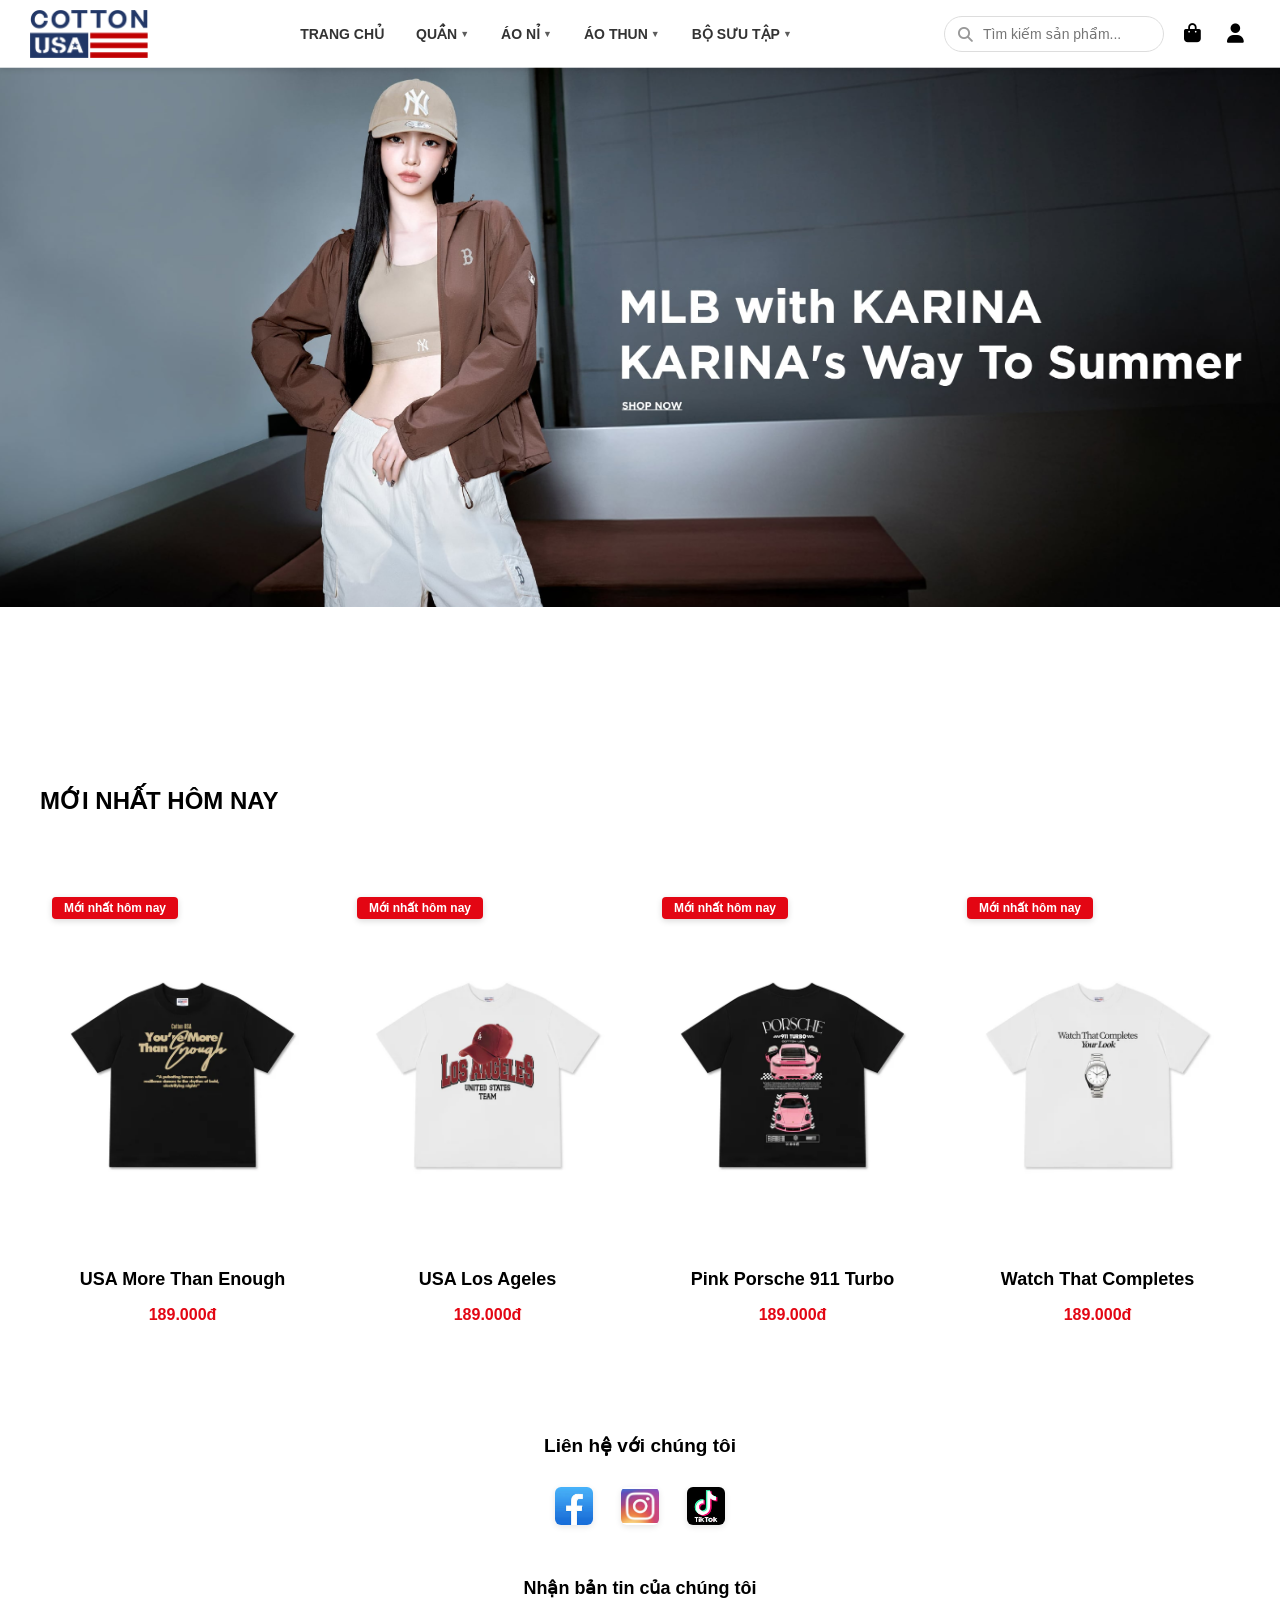
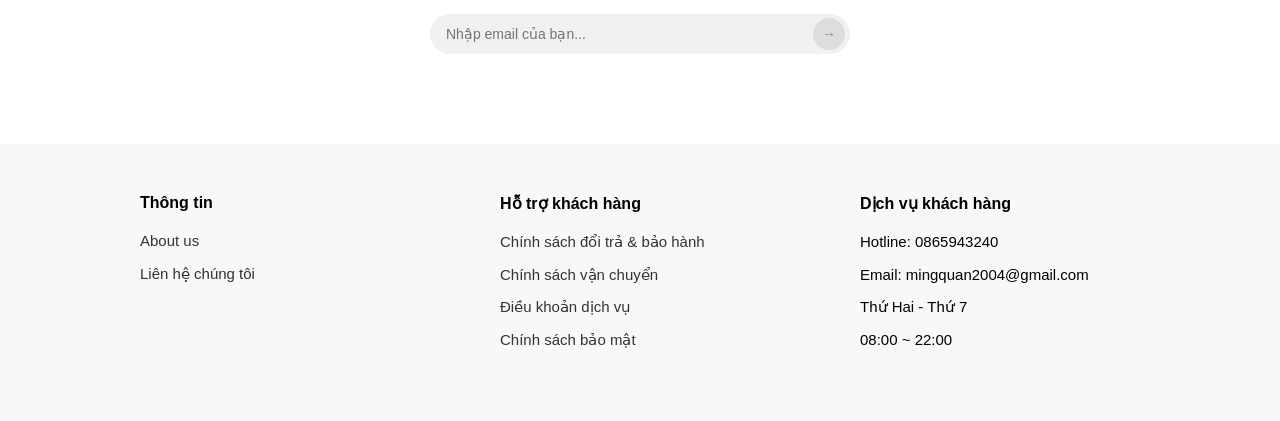
<file: index.html>
<!DOCTYPE html>
<html lang="vi">
<head>
    <meta charset="UTF-8">
    <meta name="viewport" content="width=device-width, initial-scale=1.0">
    <link rel="stylesheet" href="https://cdnjs.cloudflare.com/ajax/libs/font-awesome/6.5.2/css/all.min.css">
    <link rel="stylesheet" href="style.css">
    <title>Web bán hàng - Cotton USA</title>
</head>
<body>
    <header>
        <div class="logo">
            <img src="images/logo.avif" alt="Cotton USA">
        </div>
        <ul class="MENU">
            <li><a href="index.html">TRANG CHỦ</a></li>
            <li class="has-submenu">
                <a href="quan.html">QUẦN <span class="arrow">▼</span></a>
                <ul class="sub-menu">
                    <li><a href="quan.html?type=ong-suong">Quần Ống Suông</a></li>
                    <li><a href="quan.html?type=jogger">Quần Jogger</a></li>
                </ul>
            </li>
            <li class="has-submenu">
                <a href="#">ÁO NỈ <span class="arrow">▼</span></a>
                <ul class="sub-menu">
                    <li><a href="sweater.html">SWEATERS <span class="arrow">▼</span></a>
                        <ul class="sub-menu">
                            <li><a href="sweater.html?id=US001">University Sweater</a></li>
                            <li><a href="sweater.html?id=CS001">Car Sweater</a></li>
                            <li><a href="sweater.html?id=FS001">Floral Sweater</a></li>
                        </ul>
                    </li>
                    <li><a href="hoodies.html">HOODIES <span class="arrow">▼</span></a>
                        <ul class="sub-menu"><li>
                            <a href="hoodies.html?id=BH001">Basic Hoodie</a></li>
                            <li><a href="hoodies.html?id=PH001">Porsche Hoodie</a></li>
                            <li><a href="hoodies.html?id=USH001">USA Hoodie</a></li>
                        </ul>
                    </li>
                </ul>
            </li>
            <li class="has-submenu">
                <a href="#">ÁO THUN <span class="arrow">▼</span></a>
                <ul class="sub-menu">
                    <li><a href="aothun.html">Áo Thun ngắn tay <span class="arrow">▼</span></a>
                        <ul class="sub-menu">
                            <li><a href="aothun.html?id=W001">Áo Thun Watch</a></li>
                            <li><a href="aothun.html?id=POR001">Áo Thun Poscher</a></li>
                            <li><a href="aothun.html?id=USA001">Áo Thun USA</a></li>
                        </ul>
                    </li>
                    <li><a href="aothundaitay.html">Áo Thun dài tay <span class="arrow">▼</span></a>
                        <ul class="sub-menu"><li>
                            <a href="aothundaitay.html?id=RP001">Áo Thun Dài Tay Rapper</a></li>
                            <li><a href="aothundaitay.html?id=POR001">Áo Thun Dài Tay Poscher</a></li>
                            <li><a href="aothundaitay.html?id=USA001">Áo Thun Dài Tay USA</a></li>
                        </ul>
                    </li>
                </ul>
                 <li class="has-submenu">
                <a href="#">BỘ SƯU TẬP <span class="arrow">▼</span></a>
                <ul class="sub-menu">
                    <li><a href="#">BỘ SƯU TẬP XE <span class="arrow">▼</span></a>
                        <ul class="sub-menu">
                            <li><a href="sweater.html?id=CS001">Car Sweater</a></li>
                            <li><a href="aothun.html?id=POR001">Áo Thun Poscher</a></li>
                            <li><a href="hoodies.html?id=PH001">Hoodie Porsche </a></li>
                            <li><a href="aothundaitay.html?id=POR001">Áo Thun Dài Tay Poscher</a></li>

                        </ul>
                    </li>
                    <li><a href="#">BỘ SƯU TẬP USA <span class="arrow">▼</span></a>
                        <ul class="sub-menu"><li>
                            <li><a href="hoodies.html?id=USAH001">Hoodie USA</a></li>
                            <li><a href="aothundaitay.html?id=USA001">Áo Thun Dài Tay USA</a></li>
                            <li><a href="aothun.html?id=USA001">Áo Thun USA</a></li>
                            <li><a href="aothundaitay.html?id=USA001">Áo Thun Dài Tay USA</a></li>
                        </ul>
                    </li>
                </ul>
            </li>
        </ul>
        <div class="other">
            <div class="search-icon">
                <input type="text" id="searchInput" placeholder="Tìm kiếm sản phẩm...">
                <i class="fas fa-search"></i>
            </div>
            <div class="cart-wrapper">
                <button class="cart-icon-btn" id="cartBtn">
                    <i class="fas fa-shopping-bag"></i>
                    <span class="cart-badge" id="cartBadge">0</span>
                </button>
                <div class="cart-dropdown" id="cartDropdown">
                    <div class="cart-dropdown-header">
                        <span>Giỏ hàng</span><span id="cartItemCount">0 sản phẩm</span>
                    </div>
                    <div class="cart-items-list" id="cartItemsList">
                        <div class="cart-empty-msg">
                            <i class="fas fa-shopping-bag"></i>Giỏ hàng trống
                        </div>
                    </div>
                    <div class="cart-dropdown-footer" id="cartFooter" style="display:none">
                        <div class="cart-total-row">
                            <span>Tổng cộng:</span>
                            <span class="cart-total-amount" id="cartTotal">0₫</span>
                        </div>
                        <button class="cart-checkout-btn" onclick="checkout()">Thanh toán ngay →</button>
                    </div>
                </div>
            </div>
            <div class="auth-wrapper">
                <button class="auth-icon-btn" id="authBtn"><i class="fas fa-user"></i></button>
                <div class="auth-dropdown" id="authDropdown">
                    <div id="authLoggedOut">
                        <div class="auth-tabs"><button class="auth-tab active" onclick="switchTab('login')">Đăng nhập</button><button class="auth-tab" onclick="switchTab('register')">Đăng ký</button></div>
                        <div class="auth-form-panel" id="panelLogin">
                            <div class="auth-error" id="loginError"></div>
                            <div class="auth-field"><label>Email</label><input type="email" id="loginEmail" placeholder="example@email.com"></div>
                            <div class="auth-field"><label>Mật khẩu</label><input type="password" id="loginPassword" placeholder="••••••••"></div>
                            <button class="auth-submit-btn" onclick="doLogin()">Đăng nhập</button>
                        </div>
                        <div class="auth-form-panel" id="panelRegister" style="display:none">
                            <div class="auth-error" id="registerError"></div>
                            <div class="auth-field"><label>Họ tên</label><input type="text" id="regName" placeholder="Nguyễn Văn A"></div>
                            <div class="auth-field"><label>Email</label><input type="email" id="regEmail" placeholder="example@email.com"></div>
                            <div class="auth-field"><label>Mật khẩu</label><input type="password" id="regPassword" placeholder="Tối thiểu 6 ký tự"></div>
                            <button class="auth-submit-btn" onclick="doRegister()">Tạo tài khoản</button>
                        </div>
                    </div>
                    <div id="authLoggedIn" style="display:none">
                        <div class="auth-avatar" id="authAvatar">A</div>
                        <div class="auth-username" id="authUsername"></div>
                        <div class="auth-useremail" id="authUserEmail"></div>
                        <button class="auth-logout-btn" onclick="doLogout()">Đăng xuất</button>
                    </div>
                </div>
            </div>
        </div>
    </header>
    <div class="dropdown-overlay" id="dropdownOverlay"></div>
    

    <section id="Slide">
        <div class="aspect-ratio-169">
            <img src="images/Slide1.jpg" alt="Slide 1">
            <img src="images/Slide2.jpg" alt="Slide 2">
            <img src="images/Slide3.webp" alt="Slide 3">
        </div>
    </section>
          <section class="moinhat">
    <div class="container">
        <h2>MỚI NHẤT HÔM NAY</h2>
        <div class="muahang-list">
            <a href="muahang.html?id=UMTE001" class="product-item item-USA001">
                <div class="muahang">
                    <div class="product-image-wrapper">
                        <img src="aothun/USA More Than Enough den.webp" alt="USA More Than Enough">
                        <span class="save-badge">Mới nhất hôm nay</span>
                    </div>
                    <h3>USA More Than Enough</h3>
                    <p>189.000đ</p>
                </div>
            </a>
            <a href="muahang.html?id=ULA001" class="product-item item-USA001">
                <div class="muahang">
                    <div class="product-image-wrapper">
                        <img src="aothun/USA Los Ageles trang.webp" alt="USA Los Ageles">
                        <span class="save-badge">Mới nhất hôm nay</span>
                    </div>
                    <h3>USA Los Ageles</h3>
                    <p>189.000đ</p>
                </div>
            </a>
            <a href="muahang.html?id=PP911T" class="product-item item-POR001">
                <div class="muahang">
                    <div class="product-image-wrapper">
                        <img src="aothun/Pink Porsche 911 Turbo den.webp" alt="Pink Porsche 911 Turbo">
                        <span class="save-badge">Mới nhất hôm nay</span>
                    </div>
                    <h3>Pink Porsche 911 Turbo</h3>
                    <p>189.000đ</p>
                </div>
            </a>
            <a href="muahang.html?id=WTC001" class="product-item item-W001">
                <div class="muahang">
                    <div class="product-image-wrapper">
                        <img src="aothun/Watch That Completes trang.webp" alt="Watch That Completes">
                        <span class="save-badge">Mới nhất hôm nay</span>
                    </div>
                    <h3>Watch That Completes</h3>
                    <p>189.000đ</p>
                </div>
            </a>
        </div>
    </div>
</section>
    <section class="contact">
        <h2>Liên hệ với chúng tôi</h2>
        <div class="social-group">
            <a href="https://web.facebook.com/03.august4/" target="_blank"><img src="images/Facebook.jpeg" alt="Facebook"></a>
            <a href="https://www.instagram.com/ming.quann" target="_blank"><img src="images/instagram.jpeg" alt="Instagram"></a>
            <a href="https://www.tiktok.com/@03_august4" target="_blank"><img src="images/tiktok.jpeg" alt="TikTok"></a>
        </div>
        <h3>Nhận bản tin của chúng tôi</h3>
        <form class="newsletter-form"><input type="email" class="newsletter-input" placeholder="Nhập email của bạn..."><button type="submit" class="submit-btn">→</button></form>
    </section>

    <div class="footer-top">
        <div class="footer-column">
            <h4>Thông tin</h4>
            <ul>
                <li><a href="#">About us</a></li>
                <li><a href="#">Liên hệ chúng tôi</a></li>
            </ul>
        </div>
        <div class="footer-column">
            <h4>Hỗ trợ khách hàng</h4>
            <ul>
                <li><a href="#">Chính sách đổi trả & bảo hành</a></li>
                <li><a href="#">Chính sách vận chuyển</a></li>
                <li><a href="#">Điều khoản dịch vụ</a></li>
                <li><a href="#">Chính sách bảo mật</a></li>
            </ul>
        </div>
        <div class="footer-column">
            <h4>Dịch vụ khách hàng</h4>
            <ul>
                <li>Hotline: 0865943240</li>
                <li>Email: mingquan2004@gmail.com</li>
                <li>Thứ Hai - Thứ 7</li>
                <li>08:00 ~ 22:00</li>
            </ul>
        </div>
    </div>

    <script src="js/cart-auth.js"></script>
    <script src="js/custom-alert.js"></script>
    <script>
        (function initHeaderDropdowns() {
            const cartBtn = document.getElementById('cartBtn');
            const cartDropdown = document.getElementById('cartDropdown');
            const authBtn = document.getElementById('authBtn');
            const authDropdown = document.getElementById('authDropdown');
            const overlay = document.getElementById('dropdownOverlay');

            if (!cartBtn || !cartDropdown || !authBtn || !authDropdown || !overlay) return;

            function closeAll() {
                cartDropdown.classList.remove('open');
                authDropdown.classList.remove('open');
                overlay.classList.remove('active');
            }

            cartBtn.addEventListener('click', function (e) {
                e.stopPropagation();
                const isOpen = cartDropdown.classList.contains('open');
                closeAll();
                if (!isOpen) {
                    cartDropdown.classList.add('open');
                    overlay.classList.add('active');
                }
            });

            authBtn.addEventListener('click', function (e) {
                e.stopPropagation();
                const isOpen = authDropdown.classList.contains('open');
                closeAll();
                if (!isOpen) {
                    authDropdown.classList.add('open');
                    overlay.classList.add('active');
                }
            });

            cartDropdown.addEventListener('click', function (e) { e.stopPropagation(); });
            authDropdown.addEventListener('click', function (e) { e.stopPropagation(); });

            overlay.addEventListener('click', function () { closeAll(); });
            document.addEventListener('click', function () { closeAll(); });
        })();

        (function() {
            var imgPosition = document.querySelectorAll(".aspect-ratio-169 img");
            var imgContainer = document.querySelector(".aspect-ratio-169");
            if (!imgContainer || imgPosition.length === 0) return;
            imgPosition.forEach(function(img, idx) { img.style.left = idx * 100 + "%"; });
            var index = 0;
            setInterval(function() {
                index = (index + 1) % imgPosition.length;
                imgContainer.style.left = "-" + index * 100 + "%";
            }, 5000);
        })();
        // ==================== TÌM KIẾM TOÀN TRANG (CHUYỂN HƯỚNG ĐẾN SEARCH-RESULTS.HTML) ====================
(function() {
    var searchInput = document.querySelector('.search-icon input');
    if (!searchInput) return;
    
    // Tránh gán sự kiện nhiều lần
    if (searchInput.hasAttribute('data-search-bound')) return;
    searchInput.setAttribute('data-search-bound', 'true');
    
    // Đảm bảo input có thể nhập được
    searchInput.disabled = false;
    searchInput.readOnly = false;
    searchInput.style.pointerEvents = 'auto';
    
    // Xử lý khi nhấn Enter
    searchInput.addEventListener('keypress', function(e) {
        if (e.key === 'Enter') {
            const keyword = this.value.trim();
            if (keyword !== '') {
                window.location.href = 'search-results.html?q=' + encodeURIComponent(keyword);
            }
        }
    });
    
    console.log('✅ Tìm kiếm toàn trang đã sẵn sàng!');
})();
    </script>
    
</body>
</html>
</file>
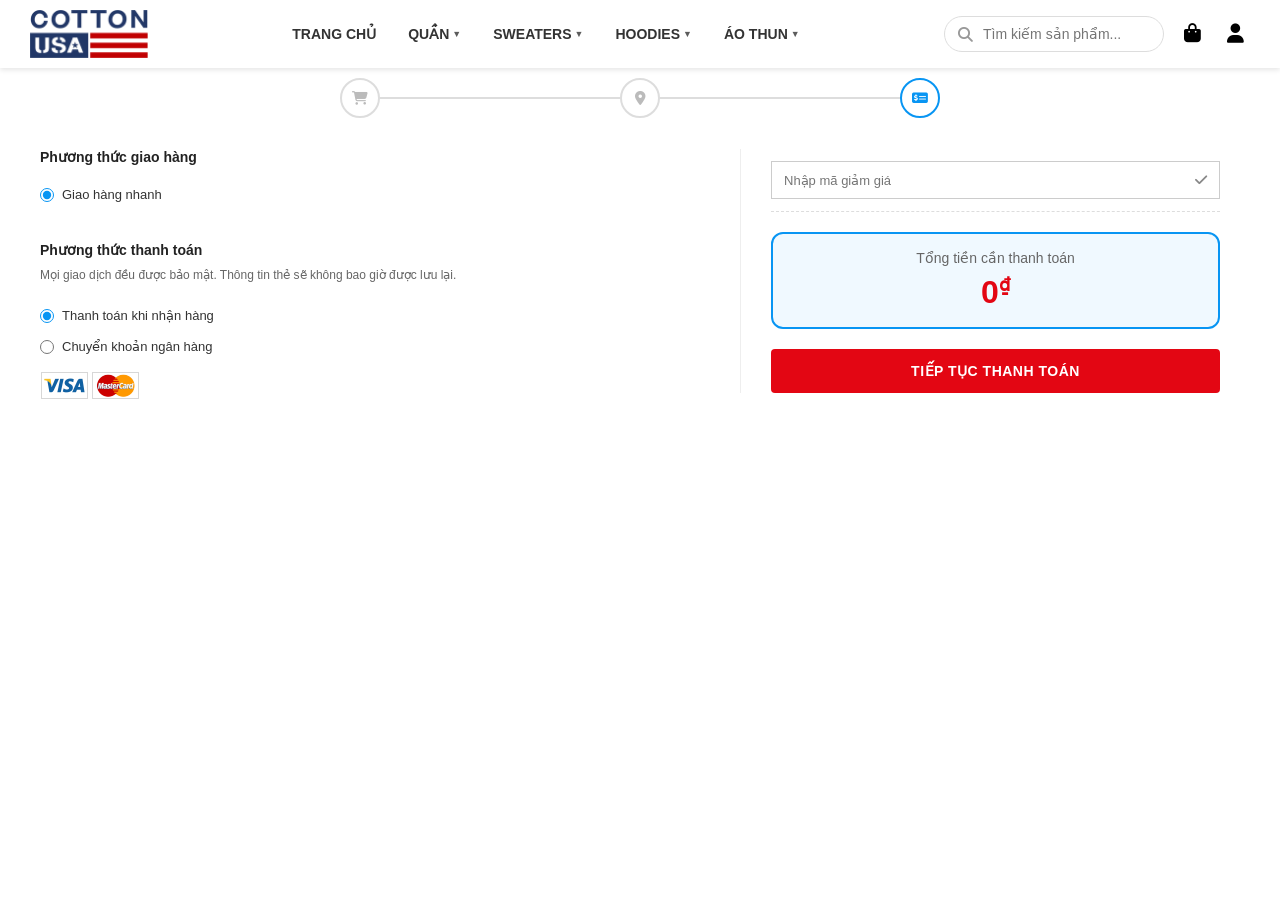
<file: chuyentien.html>
<!DOCTYPE html>
<html lang="vi">
<head>
    <meta charset="UTF-8">
    <meta name="viewport" content="width=device-width, initial-scale=1.0">
    <link rel="stylesheet" href="https://cdnjs.cloudflare.com/ajax/libs/font-awesome/6.5.2/css/all.min.css">
    <link rel="stylesheet" href="style.css">
    <title>Thanh toán - Cotton USA</title>
    <style>
        .amount-display {
            background: #f0f9ff;
            border: 2px solid #0895f3;
            border-radius: 12px;
            padding: 16px 20px;
            margin: 20px 0;
            text-align: center;
        }
        .amount-display .label {
            font-size: 14px;
            color: #666;
            margin-bottom: 8px;
        }
        .amount-display .value {
            font-size: 32px;
            font-weight: 700;
            color: #e30613;
        }
        .amount-display .value sup {
            font-size: 18px;
        }
        .bank-info-summary {
            background: #f7f9fc;
            border: 1px solid #d9e8f8;
            border-radius: 8px;
            padding: 16px;
            margin: 20px 0;
        }
        .bank-info-summary .row {
            display: flex;
            justify-content: space-between;
            padding: 8px 0;
            border-bottom: 1px solid #eef2f8;
        }
        .bank-info-summary .row:last-child {
            border-bottom: none;
        }
        .bank-info-summary .label {
            color: #666;
        }
        .bank-info-summary .value {
            font-weight: 600;
            color: #333;
        }
        .bank-info-summary .amount {
            color: #e30613;
            font-size: 18px;
        }
        .toast-message {
            position: fixed;
            top: 20px;
            right: 20px;
            padding: 15px 25px;
            border-radius: 8px;
            color: #fff;
            font-weight: 500;
            z-index: 99999;
            animation: slideDown 0.3s ease;
            max-width: 400px;
            box-shadow: 0 4px 15px rgba(0,0,0,0.2);
        }
        .toast-message.success { background: #22c55e; }
        .toast-message.error { background: #ef4444; }
        .toast-message.info { background: #3b82f6; }
        @keyframes slideDown {
            from { opacity: 0; transform: translateY(-20px); }
            to { opacity: 1; transform: translateY(0); }
        }
        .loading-spinner {
            display: inline-block;
            width: 20px;
            height: 20px;
            border: 3px solid #fff;
            border-top-color: transparent;
            border-radius: 50%;
            animation: spin 0.8s linear infinite;
            margin-right: 10px;
            vertical-align: middle;
        }
        @keyframes spin {
            to { transform: rotate(360deg); }
        }
        .modal-overlay {
            display: none;
            position: fixed;
            inset: 0;
            background: rgba(0,0,0,0.5);
            z-index: 9999;
            justify-content: center;
            align-items: center;
        }
        .modal-overlay.active {
            display: flex;
        }
        .modal-box {
            background: #fff;
            border-radius: 16px;
            padding: 40px;
            max-width: 450px;
            width: 90%;
            max-height: 90vh;
            overflow-y: auto;
            position: relative;
            animation: modalIn 0.3s ease;
        }
        @keyframes modalIn {
            from { transform: scale(0.9); opacity: 0; }
            to { transform: scale(1); opacity: 1; }
        }
        .modal-close {
            position: absolute;
            top: 12px;
            right: 16px;
            font-size: 24px;
            background: none;
            border: none;
            cursor: pointer;
            color: #999;
        }
        .modal-close:hover { color: #333; }
        .modal-icon {
            text-align: center;
            font-size: 56px;
            color: #22c55e;
            margin-bottom: 12px;
        }
        .modal-box h2 {
            text-align: center;
            font-size: 22px;
            color: #1a1a2e;
            margin-bottom: 8px;
        }
        .modal-box .sub {
            text-align: center;
            color: #888;
            font-size: 14px;
            margin-bottom: 20px;
        }
        .order-info {
            background: #f8f9fa;
            border-radius: 10px;
            padding: 16px 20px;
            margin: 16px 0;
            font-size: 14px;
            line-height: 1.8;
        }
        .order-info span {
            font-weight: 600;
            color: #1a1a2e;
        }
        .order-info .total {
            color: #e30613;
            font-size: 18px;
            font-weight: 700;
        }
        .btn-confirm {
            width: 100%;
            padding: 14px;
            background: #e30613;
            color: #fff;
            border: none;
            border-radius: 10px;
            font-size: 16px;
            font-weight: 700;
            cursor: pointer;
            transition: background 0.3s;
        }
        .btn-confirm:hover {
            background: #c70510;
        }
        .qr-img-wrap {
            text-align: center;
            padding: 16px;
            background: #fafafa;
            border-radius: 10px;
            border: 1px solid #e8e8e8;
            margin: 12px 0;
            min-height: 180px;
            display: flex;
            align-items: center;
            justify-content: center;
        }
        .qr-img-wrap img {
            max-width: 100%;
            max-height: 200px;
        }
        .qr-spinner {
            width: 40px;
            height: 40px;
            border: 4px solid #e8e8e8;
            border-top-color: #e30613;
            border-radius: 50%;
            animation: spin 0.8s linear infinite;
        }
        .bank-info {
            font-size: 14px;
            line-height: 2;
            padding: 12px 16px;
            background: #f0f7ff;
            border-radius: 8px;
            border: 1px solid #d9e8f8;
            margin: 12px 0;
        }
        .bank-info .label {
            color: #888;
            display: inline-block;
            min-width: 100px;
        }
        .bank-info .val {
            font-weight: 600;
            color: #1a1a2e;
        }
        .bank-info .amount-val {
            color: #e30613;
            font-size: 16px;
        }
        .qr-note {
            font-size: 13px;
            color: #e65100;
            background: #fff8e1;
            border: 1px solid #ffe082;
            border-radius: 8px;
            padding: 10px 14px;
            margin: 12px 0;
        }
        .btn-done {
            width: 100%;
            padding: 14px;
            background: #0895f3;
            color: #fff;
            border: none;
            border-radius: 10px;
            font-size: 16px;
            font-weight: 700;
            cursor: pointer;
            transition: background 0.3s;
        }
        .btn-done:hover {
            background: #0678cc;
        }
    </style>
</head>
<body>
    <!-- HEADER giữ nguyên -->
    <header>
        <div class="logo"><img src="images/logo.avif" alt="Cotton USA"></div>
        <ul class="MENU">
            <li><a href="index.html">TRANG CHỦ</a></li>
            <li class="has-submenu"><a href="quan.html">QUẦN <span class="arrow">▼</span></a>
                <ul class="sub-menu"><li><a href="quan.html?type=ong-suong">Quần Ống Suông</a></li><li><a href="quan.html?type=jogger">Quần Jogger</a></li></ul>
            </li>
            <li class="has-submenu"><a href="sweater.html">SWEATERS <span class="arrow">▼</span></a>
                <ul class="sub-menu"><li><a href="sweater.html?id=US001">University Sweater</a></li><li><a href="sweater.html?id=CS001">Car Sweater</a></li><li><a href="sweater.html?id=FS001">Floral Sweater</a></li></ul>
            </li>
            <li class="has-submenu"><a href="hoodies.html">HOODIES <span class="arrow">▼</span></a>
                <ul class="sub-menu"><li><a href="hoodies.html?id=BH001">Basic Hoodie</a></li><li><a href="hoodies.html?id=PH001">Porsche Hoodie</a></li><li><a href="hoodies.html?id=USAH001">USA Hoodie</a></li></ul>
            </li>
            <li class="has-submenu"><a href="aothun.html">ÁO THUN <span class="arrow">▼</span></a>
                <ul class="sub-menu">
                    <li><a href="aothun.html">Áo Thun ngắn tay <span class="arrow">▼</span></a>
                        <ul class="sub-menu"><li><a href="aothun.html?id=W001">Áo Thun Watch</a></li><li><a href="aothun.html?id=POR001">Áo Thun Poscher</a></li><li><a href="aothun.html?id=USA001">Áo Thun USA</a></li></ul>
                    </li>
                    <li><a href="aothundaitay.html">Áo Thun dài tay <span class="arrow">▼</span></a>
                        <ul class="sub-menu"><li><a href="aothundaitay.html?id=RP001">Áo Thun Dài Tay Rapper</a></li><li><a href="aothundaitay.html?id=POR001">Áo Thun Dài Tay Poscher</a></li><li><a href="aothundaitay.html?id=USA001">Áo Thun Dài Tay USA</a></li></ul>
                    </li>
                </ul>
            </li>
        </ul>
        <div class="other">
            <div class="search-icon"><input type="text" placeholder="Tìm kiếm sản phẩm..." id="searchInput"><i class="fas fa-search"></i></div>
            <div class="cart-wrapper">
                <button class="cart-icon-btn" id="cartBtn"><i class="fas fa-shopping-bag"></i><span class="cart-badge" id="cartBadge">0</span></button>
                <div class="cart-dropdown" id="cartDropdown">
                    <div class="cart-dropdown-header"><span>Giỏ hàng</span><span id="cartItemCount">0 sản phẩm</span></div>
                    <div class="cart-items-list" id="cartItemsList"><div class="cart-empty-msg"><i class="fas fa-shopping-bag"></i>Giỏ hàng trống</div></div>
                    <div class="cart-dropdown-footer" id="cartFooter" style="display:none">
                        <div class="cart-total-row"><span>Tổng cộng:</span><span class="cart-total-amount" id="cartTotal">0₫</span></div>
                        <button class="cart-checkout-btn" onclick="window.location.href='giaohang.html'">Thanh toán ngay →</button>
                    </div>
                </div>
            </div>
            <div class="auth-wrapper">
                <button class="auth-icon-btn" id="authBtn"><i class="fas fa-user"></i></button>
                <div class="auth-dropdown" id="authDropdown">
                    <div id="authLoggedOut">
                        <div class="auth-tabs"><button class="auth-tab active" onclick="switchTab('login')">Đăng nhập</button><button class="auth-tab" onclick="switchTab('register')">Đăng ký</button></div>
                        <div class="auth-form-panel" id="panelLogin">
                            <div class="auth-error" id="loginError"></div>
                            <div class="auth-field"><label>Email</label><input type="email" id="loginEmail" placeholder="example@email.com"></div>
                            <div class="auth-field"><label>Mật khẩu</label><input type="password" id="loginPassword" placeholder="••••••••"></div>
                            <button class="auth-submit-btn" onclick="doLogin()">Đăng nhập</button>
                        </div>
                        <div class="auth-form-panel" id="panelRegister" style="display:none">
                            <div class="auth-error" id="registerError"></div>
                            <div class="auth-field"><label>Họ tên</label><input type="text" id="regName" placeholder="Nguyễn Văn A"></div>
                            <div class="auth-field"><label>Email</label><input type="email" id="regEmail" placeholder="example@email.com"></div>
                            <div class="auth-field"><label>Mật khẩu</label><input type="password" id="regPassword" placeholder="Tối thiểu 6 ký tự"></div>
                            <button class="auth-submit-btn" onclick="doRegister()">Tạo tài khoản</button>
                        </div>
                    </div>
                    <div id="authLoggedIn" style="display:none">
                        <div class="auth-avatar" id="authAvatar">A</div>
                        <div class="auth-username" id="authUsername"></div>
                        <div class="auth-useremail" id="authUserEmail"></div>
                        <button class="auth-logout-btn" onclick="doLogout()">Đăng xuất</button>
                    </div>
                </div>
            </div>
        </div>
    </header>
    <div class="dropdown-overlay" id="dropdownOverlay"></div>

    <section class="chuyentien">
        <div class="container">
            <div class="chuyentien-top-wrap">
                <div class="chuyentien-top">
                    <div class="chuyentien-top-item"><i class="fas fa-shopping-cart"></i></div>
                    <div class="chuyentien-top-adress chuyentien-top-item"><i class="fas fa-map-marker-alt"></i></div>
                    <div class="chuyentien-top-chuyentien chuyentien-top-item"><i class="fas fa-money-check-alt"></i></div>
                </div>
            </div>
        </div>
        <div class="container">
            <div class="chuyentien-content row">
                <div class="chuyentien-content-left">
                    <div class="chuyentien-content-left-phuongthuc-giaohang">
                        <p style="font-weight: bold;">Phương thức giao hàng</p>
                        <div class="chuyentien-content-left-phuongthuc-giaohang-item">
                            <input type="radio" name="phuongthuc-giaohang" id="giaohangnhanh" checked>
                            <label for="giaohangnhanh">Giao hàng nhanh</label>
                        </div>
                    </div>
                    <div class="chuyentien-content-left-phuongthuc-thanhtoan">
                        <p style="font-weight: bold;">Phương thức thanh toán</p>
                        <p>Mọi giao dịch đều được bảo mật. Thông tin thẻ sẽ không bao giờ được lưu lại.</p>
                        <div class="chuyentien-content-left-phuongthuc-thanhtoan-item">
                            <input type="radio" name="phuongthuc-thanhtoan" id="thanhtoankhinhanhang" checked>
                            <label for="thanhtoankhinhanhang">Thanh toán khi nhận hàng</label>
                        </div>
                        <div class="chuyentien-content-left-phuongthuc-thanhtoan-item">
                            <input type="radio" name="phuongthuc-thanhtoan" id="chuyenkhoan">
                            <label for="chuyenkhoan">Chuyển khoản ngân hàng</label>
                            <div class="chuyentien-content-left-phuongthuc-thanhtoan-item-img">
                                <img src="images/nganhang.png" alt="Ngân hàng">
                            </div>
                        </div>
                    </div>
                </div>
                <div class="chuyentien-content-right">
                    <div class="chuyentien-content-right-button">
                        <input type="text" id="discountCode" placeholder="Nhập mã giảm giá">
                        <button id="applyDiscountBtn"><i class="fas fa-check"></i></button>
                    </div>
                    <div class="amount-display" id="amountDisplay">
                        <div class="label">Tổng tiền cần thanh toán</div>
                        <div class="value" id="totalAmount">0<sup>₫</sup></div>
                    </div>
                    <div class="chuyentien-content-right-thanhtoan">
                        <button id="btnTiepTucThanhToan">TIẾP TỤC THANH TOÁN</button>
                    </div>
                </div>
            </div>
        </div>
    </section>

    <!-- MODAL THÀNH CÔNG (COD) -->
    <div class="modal-overlay" id="modalSuccess">
        <div class="modal-box modal-success">
            <button class="modal-close" onclick="closeModal('modalSuccess')">&times;</button>
            <div class="modal-icon"><i class="fas fa-check-circle"></i></div>
            <h2>Đặt hàng thành công!</h2>
            <p class="sub">Cảm ơn bạn đã mua sắm tại Cotton USA.</p>
            <div class="order-info" id="orderInfo"></div>
            <button class="btn-confirm" onclick="closeModal('modalSuccess'); window.location.href='index.html'">Tiếp tục mua sắm</button>
        </div>
    </div>

    <!-- MODAL QR CHUYỂN KHOẢN -->
    <div class="modal-overlay" id="modalQR">
        <div class="modal-box modal-qr">
            <button class="modal-close" onclick="closeModal('modalQR')">&times;</button>
            <h2>Chuyển khoản ngân hàng</h2>
            <p class="sub">Quét mã QR để thanh toán</p>
            <div class="qr-img-wrap" id="qrImgWrap">
                <div class="qr-spinner"></div>
            </div>
            <div class="bank-info" id="bankInfo">
                <div><span class="label">Ngân hàng:</span> <span class="val">MB Bank</span></div>
                <div><span class="label">Số tài khoản:</span> <span class="val">200308204</span></div>
                <div><span class="label">Chủ tài khoản:</span> <span class="val">LE MINH QUAN</span></div>
                <div><span class="label">Số tiền:</span> <span class="val amount-val" id="qrAmount">0₫</span></div>
                <div><span class="label">Nội dung CK:</span> <span class="val" id="qrContent">COTTONUSA...</span></div>
            </div>
            <div class="qr-note"><i class="fas fa-info-circle"></i> Sau khi chuyển khoản, đơn hàng sẽ được xác nhận trong vòng 24h.</div>
            <button class="btn-done" onclick="checkPaymentStatus()">Đã thanh toán</button>
        </div>
    </div>

    <script src="js/cart-auth.js"></script>
    <script>
    // ================= CART/AUTH DROPDOWN =================
    (function initHeaderDropdowns() {
        const cartBtn = document.getElementById('cartBtn');
        const cartDropdown = document.getElementById('cartDropdown');
        const authBtn = document.getElementById('authBtn');
        const authDropdown = document.getElementById('authDropdown');
        const overlay = document.getElementById('dropdownOverlay');

        if (!cartBtn || !cartDropdown || !authBtn || !authDropdown || !overlay) return;

        function closeAll() {
            cartDropdown.classList.remove('open');
            authDropdown.classList.remove('open');
            overlay.classList.remove('active');
        }

        cartBtn.addEventListener('click', function (e) {
            e.stopPropagation();
            const isOpen = cartDropdown.classList.contains('open');
            closeAll();
            if (!isOpen) {
                cartDropdown.classList.add('open');
                overlay.classList.add('active');
            }
        });

        authBtn.addEventListener('click', function (e) {
            e.stopPropagation();
            const isOpen = authDropdown.classList.contains('open');
            closeAll();
            if (!isOpen) {
                authDropdown.classList.add('open');
                overlay.classList.add('active');
            }
        });

        cartDropdown.addEventListener('click', function (e) { e.stopPropagation(); });
        authDropdown.addEventListener('click', function (e) { e.stopPropagation(); });

        overlay.addEventListener('click', function () { closeAll(); });
        document.addEventListener('click', function () { closeAll(); });
    })();

    // ================= TOAST =================
    function showToast(message, type = 'info') {
        const existing = document.querySelector('.toast-message');
        if (existing) existing.remove();
        
        const toast = document.createElement('div');
        toast.className = 'toast-message ' + type;
        toast.innerHTML = message;
        document.body.appendChild(toast);
        
        setTimeout(() => {
            toast.style.opacity = '0';
            toast.style.transform = 'translateY(-20px)';
            toast.style.transition = 'all 0.3s ease';
            setTimeout(() => toast.remove(), 300);
        }, 4000);
    }

    // ================= HELPERS =================
    function getCart() {
        try {
            const cart = localStorage.getItem('cottonusa_cart');
            return cart ? JSON.parse(cart) : [];
        } catch (e) {
            return [];
        }
    }

    function formatPrice(price) {
        return price.toLocaleString('vi-VN') + 'đ';
    }

    function calculateTotal() {
        let total = 0;
        const cart = getCart();
        
        console.log('🛒 Giỏ hàng:', cart);
        
        if (cart && cart.length > 0) {
            cart.forEach(item => {
                const price = parseInt(item.price) || 0;
                const qty = parseInt(item.qty) || 1;
                total += price * qty;
                console.log('📦', item.name, 'x', qty, '=', price * qty);
            });
        }
        
        const discount = parseFloat(localStorage.getItem('cottonusa_discount') || '0');
        total = total - discount;
        if (total < 0) total = 0;
        
        console.log('💰 Tổng tiền:', total);
        return total;
    }

    function updateTotalDisplay() {
        const total = calculateTotal();
        const totalElement = document.getElementById('totalAmount');
        if (totalElement) {
            totalElement.innerHTML = total.toLocaleString() + '<sup>₫</sup>';
        }
        return total;
    }

    // ===== KIỂM TRA TỒN KHO =====
    function checkAllStock(items) {
        return new Promise((resolve, reject) => {
            let checks = items.map(item => {
                return fetch('api/check-stock.php', {
                    method: 'POST',
                    headers: { 'Content-Type': 'application/json' },
                    body: JSON.stringify({
                        product_id: item.code,
                        size: item.size || '',
                        color: item.color || '',
                        quantity: item.quantity
                    })
                })
                .then(response => response.json())
                .then(data => {
                    if (!data.success) {
                        return { 
                            item: item, 
                            available: data.available || 0, 
                            message: data.message,
                            error: true 
                        };
                    }
                    return { item: item, available: data.available, error: false };
                });
            });
            
            Promise.all(checks)
                .then(results => {
                    const errors = results.filter(r => r.error);
                    if (errors.length > 0) {
                        reject(errors);
                    } else {
                        resolve(results);
                    }
                })
                .catch(error => {
                    reject([{ message: 'Lỗi kiểm tra tồn kho: ' + error.message }]);
                });
        });
    }

    // ================= TẠO ĐƠN HÀNG =================
    function createOrder(paymentMethod) {
        return new Promise((resolve, reject) => {
            const customerInfo = JSON.parse(localStorage.getItem('cottonusa_customer_info') || '{}');
            
            if (!customerInfo.name || !customerInfo.phone || !customerInfo.address) {
                showToast('Vui lòng nhập đầy đủ thông tin giao hàng!', 'error');
                setTimeout(() => { window.location.href = 'giaohang.html'; }, 1500);
                reject('Thiếu thông tin');
                return;
            }

            const cart = getCart();
            if (!cart || cart.length === 0) {
                showToast('Giỏ hàng trống!', 'error');
                reject('Giỏ hàng trống');
                return;
            }

            // Lưu giỏ hàng vào biến tạm
            const cartData = JSON.parse(JSON.stringify(cart));

            let total = 0;
            const items = cartData.map(item => {
                const price = parseInt(item.price) || 0;
                const qty = parseInt(item.qty) || 1;
                total += price * qty;
                return {
                    code: item.id || '',
                    name: item.name || '',
                    quantity: qty,
                    price: price,
                    size: item.size || '',
                    color: item.color || ''
                };
            });

            const discount = parseFloat(localStorage.getItem('cottonusa_discount') || '0');
            total = total - discount;
            if (total < 0) total = 0;

            // LƯU VÀO LOCALSTORAGE ĐỂ DÙNG SAU
            const orderData = {
                order_code: '',
                customer: customerInfo,
                items: items,
                total: total
            };
            localStorage.setItem('cottonusa_order_data', JSON.stringify(orderData));

            // ===== KIỂM TRA TỒN KHO TRƯỚC KHI ĐẶT HÀNG =====
            showToast('⏳ Đang kiểm tra tồn kho...', 'info');
            
            checkAllStock(items)
                .then(() => {
                    // Nếu đủ hàng, tiếp tục đặt hàng
                    console.log('📦 Đang gửi đơn hàng:', { customer: customerInfo, items: items, total: total });

                    fetch('api/create-order.php', {
                        method: 'POST',
                        headers: { 'Content-Type': 'application/json' },
                        body: JSON.stringify({
                            name: customerInfo.name,
                            phone: customerInfo.phone,
                            address: customerInfo.address,
                            payment_method: paymentMethod,
                            total_amount: total,
                            items: items
                        })
                    })
                    .then(response => {
                        const contentType = response.headers.get('content-type');
                        if (!contentType || !contentType.includes('application/json')) {
                            return response.text().then(text => {
                                throw new Error('Server trả về HTML: ' + text.substring(0, 100));
                            });
                        }
                        return response.json();
                    })
                    .then(data => {
                        if (data.success) {
                            const savedOrder = JSON.parse(localStorage.getItem('cottonusa_order_data') || '{}');
                            savedOrder.order_code = data.order_code;
                            localStorage.setItem('cottonusa_order_data', JSON.stringify(savedOrder));
                            
                            localStorage.removeItem('cottonusa_cart');
                            localStorage.removeItem('cottonusa_order');
                            resolve(data);
                        } else {
                            showToast('❌ ' + data.message, 'error');
                            reject(data.message);
                        }
                    })
                    .catch(error => {
                        showToast('❌ Lỗi: ' + error.message, 'error');
                        console.error('Error:', error);
                        reject(error);
                    });
                })
                .catch(errors => {
                    // Hiển thị lỗi tồn kho
                    let errorMsg = '❌ Không đủ hàng cho các sản phẩm:<br>';
                    errors.forEach(err => {
                        if (err.item) {
                            errorMsg += `• ${err.item.name} (Size: ${err.item.size || 'Mặc định'}) - Còn ${err.available} sản phẩm<br>`;
                        } else {
                            errorMsg += `• ${err.message}<br>`;
                        }
                    });
                    showToast(errorMsg, 'error');
                    reject(errors);
                });
        });
    }

    // ================= MODAL =================
    function closeModal(id) {
        document.getElementById(id).classList.remove('active');
        document.body.style.overflow = '';
    }

    function openSuccessModal() {
        const orderData = JSON.parse(localStorage.getItem('cottonusa_order_data') || '{}');
        const { order_code, customer, items, total } = orderData;
        
        let itemsHtml = '';
        if (items && items.length > 0) {
            items.forEach(item => {
                const subtotal = (item.price || 0) * (item.quantity || 1);
                itemsHtml += `<div>• ${item.name} (x${item.quantity}) - ${subtotal.toLocaleString()}đ</div>`;
            });
        } else {
            itemsHtml = '<div style="color:#999;">Không có sản phẩm</div>';
        }
        
        document.getElementById('orderInfo').innerHTML = `
            <div><span>Mã đơn hàng:</span> ${order_code || 'Đang xử lý...'}</div>
            <div><span>Họ tên:</span> ${customer?.name || 'Khách lẻ'}</div>
            <div><span>Địa chỉ:</span> ${customer?.address || 'Chưa cập nhật'}</div>
            <div><span>Sản phẩm:</span> ${itemsHtml}</div>
            <div><span>Tổng tiền:</span> <span class="total">${(total || 0).toLocaleString()}đ</span></div>
        `;
        
        document.getElementById('modalSuccess').classList.add('active');
        document.body.style.overflow = 'hidden';
    }

    function openQRModal(orderCode, total) {
        const content = `COTTONUSA-${orderCode}`;
        
        document.getElementById('qrAmount').textContent = total.toLocaleString() + 'đ';
        document.getElementById('qrContent').textContent = content;
        
        const bankId = '970422';
        const accountNo = '2003082004';
        const accountName = 'LE MINH QUAN';
        const template = 'compact2';
        const qrUrl = `https://img.vietqr.io/image/${bankId}-${accountNo}-${template}.png?amount=${total}&addInfo=${encodeURIComponent(content)}&accountName=${encodeURIComponent(accountName)}`;
        
        const qrImgWrap = document.getElementById('qrImgWrap');
        qrImgWrap.innerHTML = `<img src="${qrUrl}" alt="QR Code">`;
        
        document.getElementById('modalQR').classList.add('active');
        document.body.style.overflow = 'hidden';
    }

    // ================= XỬ LÝ THANH TOÁN =================
    document.getElementById('btnTiepTucThanhToan').addEventListener('click', async function() {
        const isCOD = document.getElementById('thanhtoankhinhanhang').checked;
        const isTransfer = document.getElementById('chuyenkhoan').checked;

        if (!isCOD && !isTransfer) {
            showToast('Vui lòng chọn phương thức thanh toán!', 'error');
            return;
        }

        const paymentMethod = isCOD ? 'cod' : 'bank';
        
        const btn = this;
        const originalText = btn.textContent;
        btn.innerHTML = '<span class="loading-spinner"></span> ĐANG XỬ LÝ...';
        btn.disabled = true;
        
        try {
            const result = await createOrder(paymentMethod);
            const orderData = JSON.parse(localStorage.getItem('cottonusa_order_data') || '{}');
            
            if (isCOD) {
                openSuccessModal();
            } else {
                openQRModal(result.order_code, orderData.total || 0);
            }
            
            localStorage.removeItem('cottonusa_customer_info');
            
        } catch (error) {
            console.error('Error:', error);
        } finally {
            btn.textContent = originalText;
            btn.disabled = false;
        }
    });

    // ================= ÁP DỤNG MÃ GIẢM GIÁ =================
    document.getElementById('applyDiscountBtn').addEventListener('click', function() {
        const code = document.getElementById('discountCode').value.trim();
        if (code === 'COTTON10') {
            const total = calculateTotal();
            const discount = total * 0.1;
            localStorage.setItem('cottonusa_discount', discount);
            updateTotalDisplay();
            showToast('✅ Áp dụng mã giảm giá 10% thành công!', 'success');
        } else if (code === 'FREESHIP') {
            localStorage.setItem('cottonusa_discount', 30000);
            updateTotalDisplay();
            showToast('✅ Áp dụng mã giảm giá 30.000đ thành công!', 'success');
        } else if (code) {
            showToast('❌ Mã giảm giá không hợp lệ!', 'error');
        }
    });

    // ================= CHECK PAYMENT STATUS =================
    function checkPaymentStatus() {
        closeModal('modalQR');
        showToast('✅ Thanh toán thành công! Đơn hàng sẽ được xử lý.', 'success');
        setTimeout(() => {
            window.location.href = 'index.html';
        }, 2000);
    }

    // ================= INIT =================
    document.addEventListener('DOMContentLoaded', function() {
        const cart = getCart();
        console.log('🛒 Giỏ hàng khi load:', cart);
        
        updateTotalDisplay();
        
        const customerInfo = JSON.parse(localStorage.getItem('cottonusa_customer_info') || '{}');
        if (!customerInfo.name || !customerInfo.phone || !customerInfo.address) {
            if (confirm('Bạn chưa nhập thông tin giao hàng. Chuyển đến trang nhập thông tin?')) {
                window.location.href = 'giaohang.html';
            }
        }
        
        const badge = document.getElementById('cartBadge');
        if (badge) {
            const totalItems = cart.reduce((sum, item) => sum + (item.qty || 1), 0);
            badge.textContent = totalItems;
            badge.style.display = totalItems > 0 ? 'flex' : 'none';
        }
    });

    // ================= AUTH FUNCTIONS =================
    window.switchTab = function(tab) {
        const loginPanel = document.getElementById('panelLogin');
        const registerPanel = document.getElementById('panelRegister');
        if (tab === 'login') {
            loginPanel.style.display = 'block';
            registerPanel.style.display = 'none';
        } else {
            loginPanel.style.display = 'none';
            registerPanel.style.display = 'block';
        }
    };
    
    window.doLogin = function() {
        const email = document.getElementById('loginEmail')?.value.trim();
        const password = document.getElementById('loginPassword')?.value.trim();
        if (!email || !password) {
            showToast('Vui lòng nhập email và mật khẩu', 'error');
            return;
        }
        showToast('✅ Đăng nhập thành công!', 'success');
        location.reload();
    };
    
    window.doRegister = function() {
        const name = document.getElementById('regName')?.value.trim();
        const email = document.getElementById('regEmail')?.value.trim();
        const password = document.getElementById('regPassword')?.value.trim();
        if (!name || !email || !password) {
            showToast('Vui lòng nhập đầy đủ thông tin', 'error');
            return;
        }
        showToast('✅ Đăng ký thành công!', 'success');
        location.reload();
    };
    
    window.doLogout = function() {
        showToast('Đã đăng xuất', 'info');
        location.reload();
    };

    // ================= TÌM KIẾM =================
    document.getElementById('searchInput')?.addEventListener('keypress', function(e) {
        if (e.key === 'Enter') {
            const keyword = this.value.trim();
            if (keyword !== '') {
                window.location.href = 'search-results.html?q=' + encodeURIComponent(keyword);
            }
        }
    });
    </script>
</body>
</html>
</file>
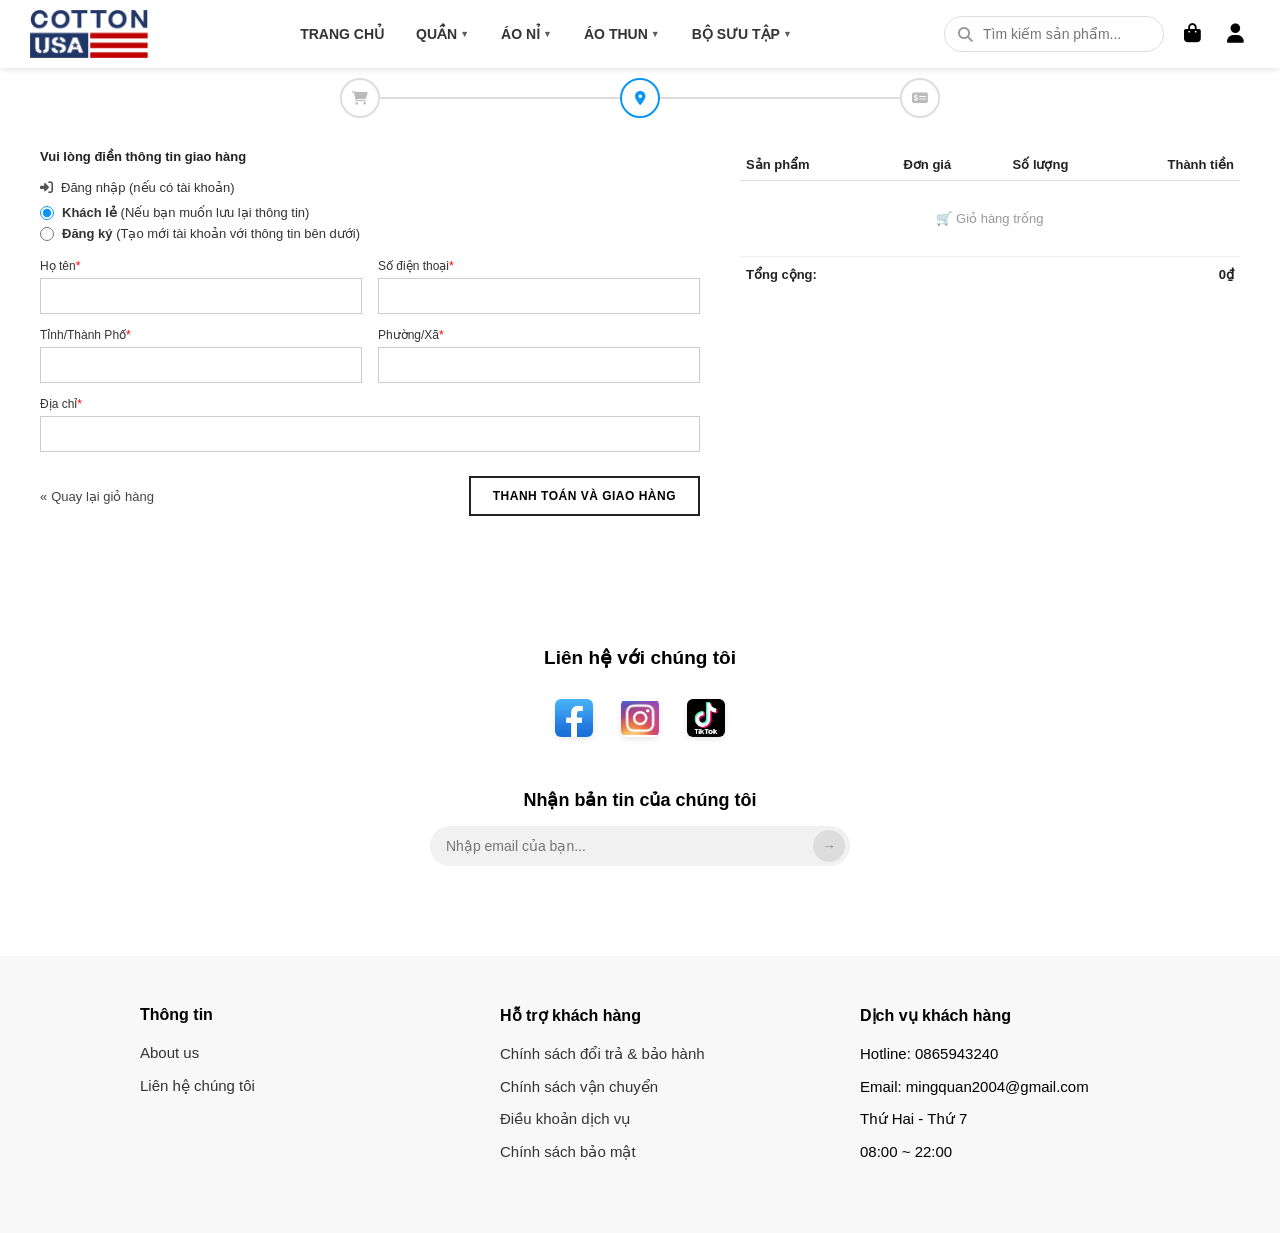
<file: giaohang.html>
<!DOCTYPE html>
<html lang="vi">
<head>
    <meta charset="UTF-8">
    <meta name="viewport" content="width=device-width, initial-scale=1.0">
    <link rel="stylesheet" href="https://cdnjs.cloudflare.com/ajax/libs/font-awesome/6.5.2/css/all.min.css">
    <link rel="stylesheet" href="style.css">
    <title>Giao hàng - Cotton USA</title>
</head>
<body>
    <header>
        <div class="logo">
            <img src="images/logo.avif" alt="Cotton USA">
        </div>
        <ul class="MENU">
            <li><a href="index.html">TRANG CHỦ</a></li>
            <li class="has-submenu">
                <a href="quan.html">QUẦN <span class="arrow">▼</span></a>
                <ul class="sub-menu">
                    <li><a href="quan.html?type=ong-suong">Quần Ống Suông</a></li>
                    <li><a href="quan.html?type=jogger">Quần Jogger</a></li>
                </ul>
            </li>
            <li class="has-submenu">
                <a href="#">ÁO NỈ <span class="arrow">▼</span></a>
                <ul class="sub-menu">
                    <li><a href="sweater.html">SWEATERS <span class="arrow">▼</span></a>
                        <ul class="sub-menu">
                            <li><a href="sweater.html?id=US001">University Sweater</a></li>
                            <li><a href="sweater.html?id=CS001">Car Sweater</a></li>
                            <li><a href="sweater.html?id=FS001">Floral Sweater</a></li>
                        </ul>
                    </li>
                    <li><a href="hoodies.html">HOODIES <span class="arrow">▼</span></a>
                        <ul class="sub-menu"><li>
                            <a href="hoodies.html?id=BH001">Basic Hoodie</a></li>
                            <li><a href="hoodies.html?id=PH001">Porsche Hoodie</a></li>
                            <li><a href="hoodies.html?id=USH001">USA Hoodie</a></li>
                        </ul>
                    </li>
                </ul>
            </li>
            <li class="has-submenu">
                <a href="#">ÁO THUN <span class="arrow">▼</span></a>
                <ul class="sub-menu">
                    <li><a href="aothun.html">Áo Thun ngắn tay <span class="arrow">▼</span></a>
                        <ul class="sub-menu">
                            <li><a href="aothun.html?id=W001">Áo Thun Watch</a></li>
                            <li><a href="aothun.html?id=POR001">Áo Thun Poscher</a></li>
                            <li><a href="aothun.html?id=USA001">Áo Thun USA</a></li>
                        </ul>
                    </li>
                    <li><a href="aothundaitay.html">Áo Thun dài tay <span class="arrow">▼</span></a>
                        <ul class="sub-menu"><li>
                            <a href="aothundaitay.html?id=RP001">Áo Thun Dài Tay Rapper</a></li>
                            <li><a href="aothundaitay.html?id=POR001">Áo Thun Dài Tay Poscher</a></li>
                            <li><a href="aothundaitay.html?id=USA001">Áo Thun Dài Tay USA</a></li>
                        </ul>
                    </li>
                </ul>
            </li>
            <li class="has-submenu">
                <a href="#">BỘ SƯU TẬP <span class="arrow">▼</span></a>
                <ul class="sub-menu">
                    <li><a href="#">BỘ SƯU TẬP XE <span class="arrow">▼</span></a>
                        <ul class="sub-menu">
                            <li><a href="sweater.html?id=CS001">Car Sweater</a></li>
                            <li><a href="aothun.html?id=POR001">Áo Thun Poscher</a></li>
                            <li><a href="hoodies.html?id=PH001">Hoodie Porsche</a></li>
                            <li><a href="aothundaitay.html?id=POR001">Áo Thun Dài Tay Poscher</a></li>
                        </ul>
                    </li>
                    <li><a href="#">BỘ SƯU TẬP USA <span class="arrow">▼</span></a>
                        <ul class="sub-menu">
                            <li><a href="hoodies.html?id=USAH001">Hoodie USA</a></li>
                            <li><a href="aothundaitay.html?id=USA001">Áo Thun Dài Tay USA</a></li>
                            <li><a href="aothun.html?id=USA001">Áo Thun USA</a></li>
                            <li><a href="aothundaitay.html?id=USA001">Áo Thun Dài Tay USA</a></li>
                        </ul>
                    </li>
                </ul>
            </li>
        </ul>
        <div class="other">
            <div class="search-icon"><input type="text" placeholder="Tìm kiếm sản phẩm..."><i class="fas fa-search"></i></div>
            <div class="cart-wrapper">
                <button class="cart-icon-btn" id="cartBtn"><i class="fas fa-shopping-bag"></i><span class="cart-badge" id="cartBadge">0</span></button>
                <div class="cart-dropdown" id="cartDropdown">
                    <div class="cart-dropdown-header"><span>Giỏ hàng</span><span id="cartItemCount">0 sản phẩm</span></div>
                    <div class="cart-items-list" id="cartItemsList"><div class="cart-empty-msg"><i class="fas fa-shopping-bag"></i>Giỏ hàng trống</div></div>
                    <div class="cart-dropdown-footer" id="cartFooter" style="display:none">
                        <div class="cart-total-row"><span>Tổng cộng:</span><span class="cart-total-amount" id="cartTotal">0₫</span></div>
                        <button class="cart-checkout-btn" onclick="checkout()">Thanh toán ngay →</button>
                    </div>
                </div>
            </div>
            <div class="auth-wrapper">
                <button class="auth-icon-btn" id="authBtn"><i class="fas fa-user"></i></button>
                <div class="auth-dropdown" id="authDropdown">
                    <div id="authLoggedOut">
                        <div class="auth-tabs"><button class="auth-tab active" onclick="switchTab('login')">Đăng nhập</button><button class="auth-tab" onclick="switchTab('register')">Đăng ký</button></div>
                        <div class="auth-form-panel" id="panelLogin">
                            <div class="auth-error" id="loginError"></div>
                            <div class="auth-field"><label>Email</label><input type="email" id="loginEmail" placeholder="example@email.com"></div>
                            <div class="auth-field"><label>Mật khẩu</label><input type="password" id="loginPassword" placeholder="••••••••"></div>
                            <button class="auth-submit-btn" onclick="doLogin()">Đăng nhập</button>
                        </div>
                        <div class="auth-form-panel" id="panelRegister" style="display:none">
                            <div class="auth-error" id="registerError"></div>
                            <div class="auth-field"><label>Họ tên</label><input type="text" id="regName" placeholder="Nguyễn Văn A"></div>
                            <div class="auth-field"><label>Email</label><input type="email" id="regEmail" placeholder="example@email.com"></div>
                            <div class="auth-field"><label>Mật khẩu</label><input type="password" id="regPassword" placeholder="Tối thiểu 6 ký tự"></div>
                            <button class="auth-submit-btn" onclick="doRegister()">Tạo tài khoản</button>
                        </div>
                    </div>
                    <div id="authLoggedIn" style="display:none">
                        <div class="auth-avatar" id="authAvatar">A</div>
                        <div class="auth-username" id="authUsername"></div>
                        <div class="auth-useremail" id="authUserEmail"></div>
                        <button class="auth-logout-btn" onclick="doLogout()">Đăng xuất</button>
                    </div>
                </div>
            </div>
        </div>
    </header>
    <div class="dropdown-overlay" id="dropdownOverlay"></div>

    <section class="giaohang">
        <div class="container">
            <div class="giaohang-top-wrap">
                <div class="giaohang-top">
                    <div class="giaohang-top-item"><i class="fas fa-shopping-cart"></i></div>
                    <div class="giaohang-top-adress giaohang-top-item"><i class="fas fa-map-marker-alt"></i></div>
                    <div class="giaohang-top-payment giaohang-top-item"><i class="fas fa-money-check-alt"></i></div>
                </div>
            </div>
            <div class="giaohang-content">
                <div class="giaohang-content-left">
                    <p>Vui lòng điền thông tin giao hàng</p>
                    <div class="giaohang-content-left-dangnhap"><i class="fas fa-sign-in-alt"></i><p>Đăng nhập (nếu có tài khoản)</p></div>
                    <div class="giaohang-content-left-khachle"><input checked name="loaikhach" type="radio" value="khachle"><p><span style="font-weight: bold;">Khách lẻ</span> (Nếu bạn muốn lưu lại thông tin)</p></div>
                    <div class="giaohang-content-left-dangky"><input name="loaikhach" type="radio" value="dangky"><p><span style="font-weight: bold;">Đăng ký</span> (Tạo mới tài khoản với thông tin bên dưới)</p></div>
                    <div class="giaohang-content-left-thongtin-top">
                        <div class="giaohang-content-left-thongtin-top-item">
                            <label>Họ tên<span style="color: red;">*</span></label>
                            <input type="text" id="customerName">
                        </div>
                        <div class="giaohang-content-left-thongtin-top-item">
                            <label>Số điện thoại<span style="color: red;">*</span></label>
                            <input type="text" id="customerPhone">
                        </div>
                        <div class="giaohang-content-left-thongtin-top-item">
                            <label>Tỉnh/Thành Phố<span style="color: red;">*</span></label>
                            <input type="text" id="customerCity">
                        </div>
                        <div class="giaohang-content-left-thongtin-top-item">
                            <label>Phường/Xã<span style="color: red;">*</span></label>
                            <input type="text" id="customerWard">
                        </div>
                        <div class="giaohang-content-left-thongtin-top-item full">
                            <label>Địa chỉ<span style="color: red;">*</span></label>
                            <input type="text" id="customerAddress">
                        </div>
                    </div>
                    <div class="giaohang-content-left-button">
                        <a href="muahang.html"><span>&#171;</span> Quay lại giỏ hàng</a>
                        <button id="btnGoPayment">THANH TOÁN VÀ GIAO HÀNG</button>
                    </div>
                </div>
                <div class="giaohang-content-right">
                    <table>
                        <thead>
                            <tr>
                                <th>Sản phẩm</th>
                                <th>Đơn giá</th>
                                <th>Số lượng</th>
                                <th>Thành tiền</th>
                            </tr>
                        </thead>
                        <tbody id="cartOrderItems">
                            <tr><td colspan="4" style="text-align:center;padding:20px;color:#999;">Đang tải...</td></tr>
                        </tbody>
                        <tfoot id="cartOrderTotal">
                            <tr><td colspan="3" style="font-weight: bold;">Tổng cộng:</td><td style="font-weight: bold; text-align: right;">0₫</td></tr>
                        </tfoot>
                    </table>
                </div>
            </div>
        </div>
    </section>

    <section class="contact">
        <h2>Liên hệ với chúng tôi</h2>
        <div class="social-group">
            <a href="https://web.facebook.com/03.august4/" target="_blank"><img src="images/Facebook.jpeg" alt="Facebook"></a>
            <a href="https://www.instagram.com/ming.quann" target="_blank"><img src="images/instagram.jpeg" alt="Instagram"></a>
            <a href="https://www.tiktok.com/@03_august4" target="_blank"><img src="images/tiktok.jpeg" alt="TikTok"></a>
        </div>
        <h3>Nhận bản tin của chúng tôi</h3>
        <form class="newsletter-form"><input type="email" class="newsletter-input" placeholder="Nhập email của bạn..."><button type="submit" class="submit-btn">→</button></form>
    </section>

    <div class="footer-top">
        <div class="footer-column">
            <h4>Thông tin</h4>
            <ul>
                <li><a href="#">About us</a></li>
                <li><a href="#">Liên hệ chúng tôi</a></li>
            </ul>
        </div>
        <div class="footer-column">
            <h4>Hỗ trợ khách hàng</h4>
            <ul>
                <li><a href="#">Chính sách đổi trả & bảo hành</a></li>
                <li><a href="#">Chính sách vận chuyển</a></li>
                <li><a href="#">Điều khoản dịch vụ</a></li>
                <li><a href="#">Chính sách bảo mật</a></li>
            </ul>
        </div>
        <div class="footer-column">
            <h4>Dịch vụ khách hàng</h4>
            <ul>
                <li>Hotline: 0865943240</li>
                <li>Email: mingquan2004@gmail.com</li>
                <li>Thứ Hai - Thứ 7</li>
                <li>08:00 ~ 22:00</li>
            </ul>
        </div>
    </div>

    <script src="js/cart-auth.js"></script>
    <script>
        // ================= Hàm format giá =================
        function formatPrice(price) {
            return price.toLocaleString('vi-VN') + 'đ';
        }

        // ================= Lấy giỏ hàng =================
        function getCart() {
            try {
                const cart = localStorage.getItem('cottonusa_cart');
                return cart ? JSON.parse(cart) : [];
            } catch (e) {
                return [];
            }
        }

        // ================= HIỂN THỊ ĐƠN HÀNG =================
        function displayOrder() {
            var cartItems = [];
            var total = 0;

            // 1. Kiểm tra dữ liệu "MUA NGAY" từ cottonusa_checkout
            var checkoutData = localStorage.getItem('cottonusa_checkout');
            if (checkoutData) {
                try {
                    cartItems = JSON.parse(checkoutData);
                    console.log('📦 Mua ngay - Sản phẩm:', cartItems);
                } catch(e) {
                    cartItems = [];
                }
            }

            // 2. Nếu không có dữ liệu mua ngay, lấy từ giỏ hàng
            if (!cartItems || cartItems.length === 0) {
                cartItems = getCart();
                console.log('🛒 Giỏ hàng - Sản phẩm:', cartItems);
            }

            var tbody = document.getElementById('cartOrderItems');
            var totalSpan = document.getElementById('cartOrderTotal');

            if (cartItems && cartItems.length > 0) {
                var html = '';
                for (var i = 0; i < cartItems.length; i++) {
                    var item = cartItems[i];
                    var price = parseInt(item.price) || 0;
                    var qty = parseInt(item.qty) || 1;
                    var subtotal = price * qty;
                    total += subtotal;
                    html += '<tr>'
                        + '<td>' + item.name + (item.size ? ' (Size: ' + item.size + ')' : '') + (item.color ? ' - ' + item.color : '') + '</td>'
                        + '<td>' + formatPrice(price) + '</td>'
                        + '<td>' + qty + '</td>'
                        + '<td>' + formatPrice(subtotal) + '</td>'
                        + '</tr>';
                }
                tbody.innerHTML = html;
                totalSpan.innerHTML = '<tr><td colspan="3" style="font-weight: bold;">Tổng cộng:</td><td style="font-weight: bold; text-align: right;">' + formatPrice(total) + '</td></tr>';
            } else {
                tbody.innerHTML = '<tr><td colspan="4" style="text-align:center;padding:30px;color:#999;">🛒 Giỏ hàng trống</td></tr>';
                totalSpan.innerHTML = '<tr><td colspan="3" style="font-weight: bold;">Tổng cộng:</td><td style="font-weight: bold; text-align: right;">0₫</td></tr>';
            }

            // Lưu tổng tiền vào localStorage để dùng ở trang thanh toán
            localStorage.setItem('cottonusa_order_total', total);
            
            return cartItems;
        }

        // ================= NÚT THANH TOÁN =================
        document.getElementById('btnGoPayment').addEventListener('click', function() {
            var name = document.getElementById('customerName').value.trim();
            var phone = document.getElementById('customerPhone').value.trim();
            var city = document.getElementById('customerCity').value.trim();
            var ward = document.getElementById('customerWard').value.trim();
            var address = document.getElementById('customerAddress').value.trim();

            if (!name || !phone || !city || !ward || !address) {
                alert('❌ Vui lòng nhập đầy đủ thông tin giao hàng!');
                return;
            }

            // Lấy giỏ hàng hiện tại
            var cartItems = [];
            var checkoutData = localStorage.getItem('cottonusa_checkout');
            if (checkoutData) {
                try {
                    cartItems = JSON.parse(checkoutData);
                } catch(e) {
                    cartItems = [];
                }
            }
            if (!cartItems || cartItems.length === 0) {
                cartItems = getCart();
            }

            // Lưu giỏ hàng để dùng ở trang thanh toán
            localStorage.setItem('cottonusa_cart', JSON.stringify(cartItems));
            
            // Xóa dữ liệu checkout cũ
            localStorage.removeItem('cottonusa_checkout');

            // Lưu thông tin khách hàng
            localStorage.setItem(
                'cottonusa_customer_info',
                JSON.stringify({
                    name: name,
                    phone: phone,
                    address: address + ', ' + ward + ', ' + city
                })
            );

            // Chuyển sang trang thanh toán
            window.location.href = 'chuyentien.html';
        });

        // ================= CART/AUTH DROPDOWN =================
        (function initHeaderDropdowns() {
            const cartBtn = document.getElementById('cartBtn');
            const cartDropdown = document.getElementById('cartDropdown');
            const authBtn = document.getElementById('authBtn');
            const authDropdown = document.getElementById('authDropdown');
            const overlay = document.getElementById('dropdownOverlay');

            if (!cartBtn || !cartDropdown || !authBtn || !authDropdown || !overlay) return;

            function closeAll() {
                cartDropdown.classList.remove('open');
                authDropdown.classList.remove('open');
                overlay.classList.remove('active');
            }

            cartBtn.addEventListener('click', function (e) {
                e.stopPropagation();
                const isOpen = cartDropdown.classList.contains('open');
                closeAll();
                if (!isOpen) {
                    cartDropdown.classList.add('open');
                    overlay.classList.add('active');
                }
            });

            authBtn.addEventListener('click', function (e) {
                e.stopPropagation();
                const isOpen = authDropdown.classList.contains('open');
                closeAll();
                if (!isOpen) {
                    authDropdown.classList.add('open');
                    overlay.classList.add('active');
                }
            });

            cartDropdown.addEventListener('click', function (e) { e.stopPropagation(); });
            authDropdown.addEventListener('click', function (e) { e.stopPropagation(); });

            overlay.addEventListener('click', function () { closeAll(); });
            document.addEventListener('click', function () { closeAll(); });
        })();

        // ================= KHỞI TẠO =================
        document.addEventListener('DOMContentLoaded', function() {
            displayOrder();
        });
    </script>
</body>
</html>
</file>
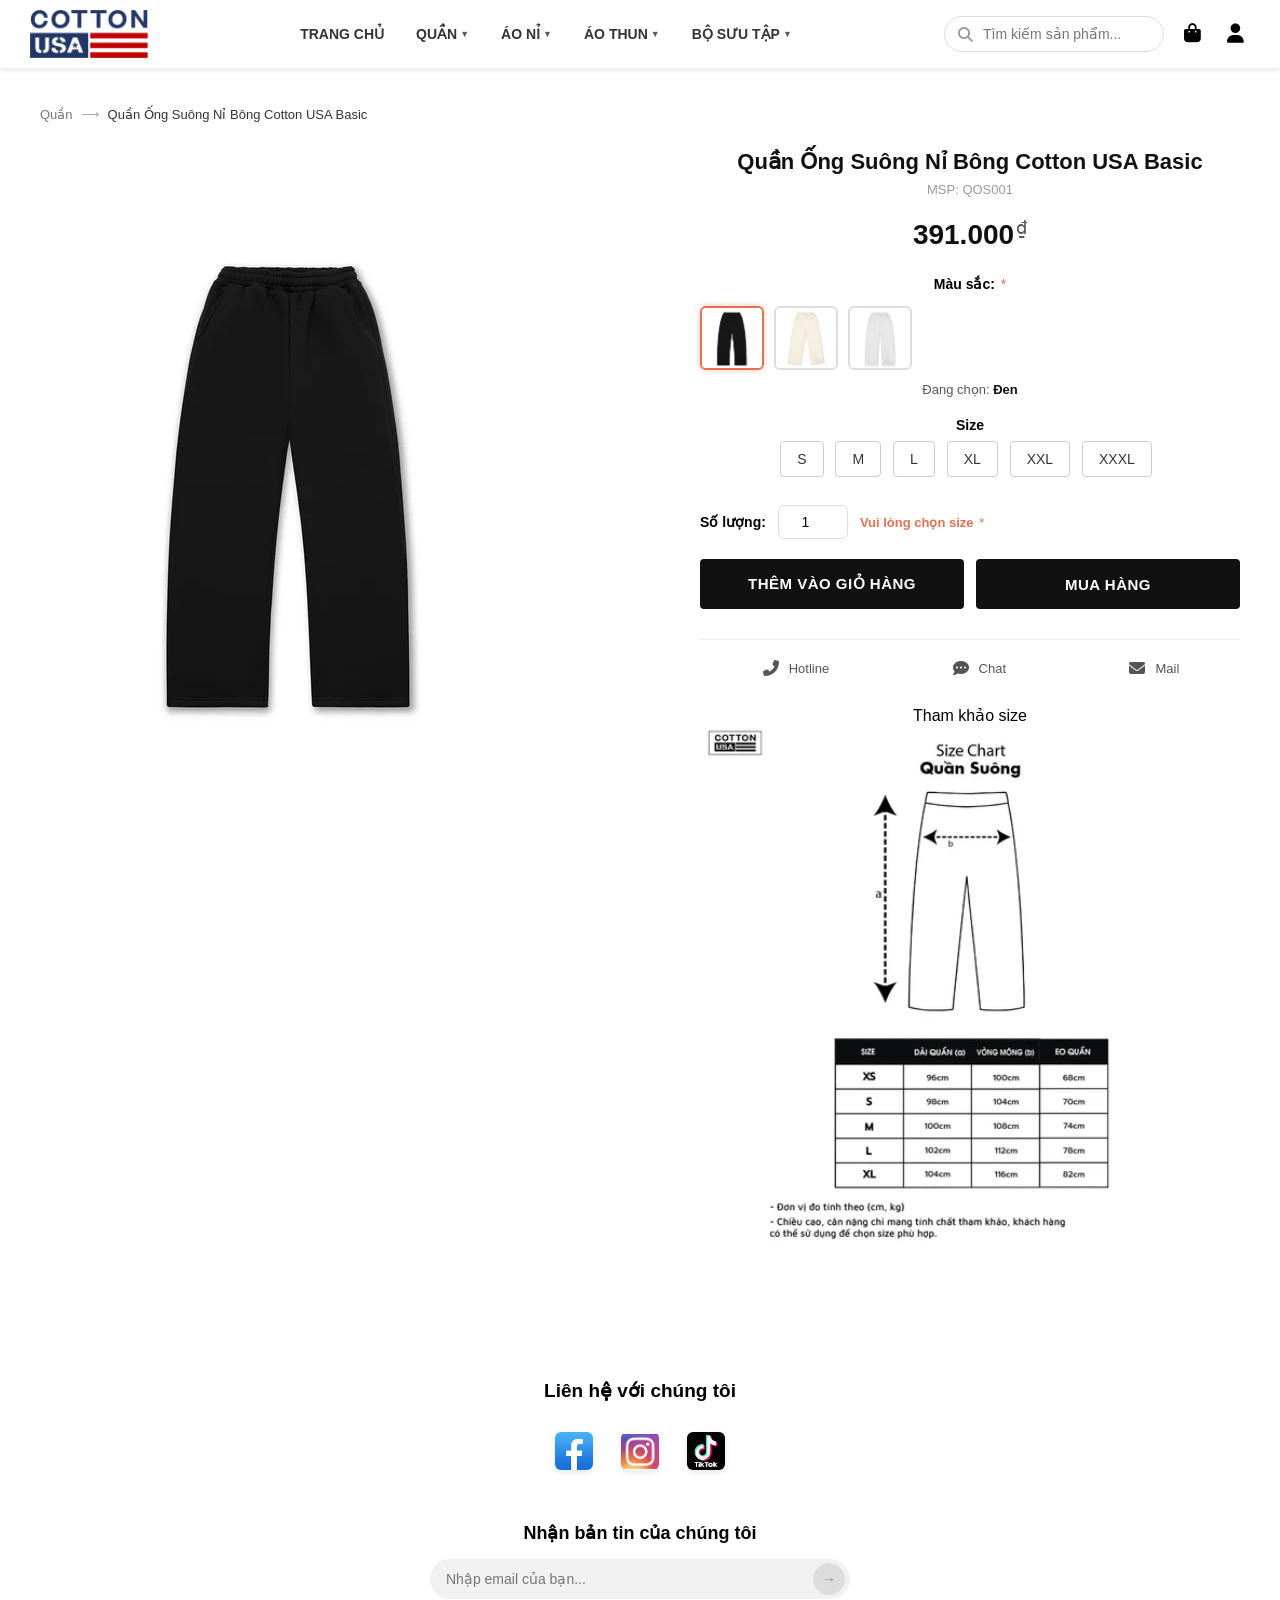
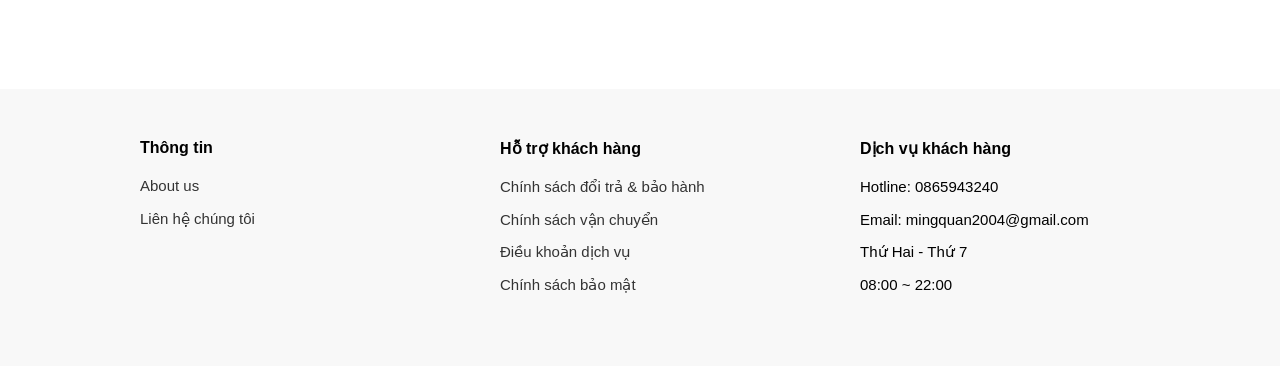
<file: muahang.html>
<!DOCTYPE html>
<html lang="vi">
<head>
    <meta charset="UTF-8">
    <meta name="viewport" content="width=device-width, initial-scale=1.0">
    <link rel="stylesheet" href="https://cdnjs.cloudflare.com/ajax/libs/font-awesome/6.5.2/css/all.min.css">
    <link rel="stylesheet" href="style.css">
    <title>Chi tiết sản phẩm - Cotton USA</title>
</head>
<body>
    <!-- HEADER giữ nguyên (tôi đã rút gọn để tiết kiệm không gian) -->
    <header>
        <div class="logo">
            <img src="images/logo.avif" alt="Cotton USA">
        </div>
        <ul class="MENU">
            <li><a href="index.html">TRANG CHỦ</a></li>
            <li class="has-submenu">
                <a href="quan.html">QUẦN <span class="arrow">▼</span></a>
                <ul class="sub-menu">
                    <li><a href="quan.html?type=ong-suong">Quần Ống Suông</a></li>
                    <li><a href="quan.html?type=jogger">Quần Jogger</a></li>
                </ul>
            </li>
            <li class="has-submenu">
                <a href="#">ÁO NỈ <span class="arrow">▼</span></a>
                <ul class="sub-menu">
                    <li><a href="sweater.html">SWEATERS <span class="arrow">▼</span></a>
                        <ul class="sub-menu">
                            <li><a href="sweater.html?id=US001">University Sweater</a></li>
                            <li><a href="sweater.html?id=CS001">Car Sweater</a></li>
                            <li><a href="sweater.html?id=FS001">Floral Sweater</a></li>
                        </ul>
                    </li>
                    <li><a href="hoodies.html">HOODIES <span class="arrow">▼</span></a>
                        <ul class="sub-menu"><li>
                            <a href="hoodies.html?id=BH001">Basic Hoodie</a></li>
                            <li><a href="hoodies.html?id=PH001">Porsche Hoodie</a></li>
                            <li><a href="hoodies.html?id=USH001">USA Hoodie</a></li>
                        </ul>
                    </li>
                </ul>
            </li>
            <li class="has-submenu">
                <a href="#">ÁO THUN <span class="arrow">▼</span></a>
                <ul class="sub-menu">
                    <li><a href="aothun.html">Áo Thun ngắn tay <span class="arrow">▼</span></a>
                        <ul class="sub-menu">
                            <li><a href="aothun.html?id=W001">Áo Thun Watch</a></li>
                            <li><a href="aothun.html?id=POR001">Áo Thun Poscher</a></li>
                            <li><a href="aothun.html?id=USA001">Áo Thun USA</a></li>
                        </ul>
                    </li>
                    <li><a href="aothundaitay.html">Áo Thun dài tay <span class="arrow">▼</span></a>
                        <ul class="sub-menu"><li>
                            <a href="aothundaitay.html?id=RP001">Áo Thun Dài Tay Rapper</a></li>
                            <li><a href="aothundaitay.html?id=POR001">Áo Thun Dài Tay Poscher</a></li>
                            <li><a href="aothundaitay.html?id=USA001">Áo Thun Dài Tay USA</a></li>
                        </ul>
                    </li>
                </ul>
            </li>
            <li class="has-submenu">
                <a href="#">BỘ SƯU TẬP <span class="arrow">▼</span></a>
                <ul class="sub-menu">
                    <li><a href="#">BỘ SƯU TẬP XE <span class="arrow">▼</span></a>
                        <ul class="sub-menu">
                            <li><a href="sweater.html?id=CS001">Car Sweater</a></li>
                            <li><a href="aothun.html?id=POR001">Áo Thun Poscher</a></li>
                            <li><a href="hoodies.html?id=PH001">Hoodie Porsche</a></li>
                            <li><a href="aothundaitay.html?id=POR001">Áo Thun Dài Tay Poscher</a></li>
                        </ul>
                    </li>
                    <li><a href="#">BỘ SƯU TẬP USA <span class="arrow">▼</span></a>
                        <ul class="sub-menu">
                            <li><a href="hoodies.html?id=USAH001">Hoodie USA</a></li>
                            <li><a href="aothundaitay.html?id=USA001">Áo Thun Dài Tay USA</a></li>
                            <li><a href="aothun.html?id=USA001">Áo Thun USA</a></li>
                            <li><a href="aothundaitay.html?id=USA001">Áo Thun Dài Tay USA</a></li>
                        </ul>
                    </li>
                </ul>
            </li>
        </ul>
        <div class="other">
            <div class="search-icon">
                <input type="text" placeholder="Tìm kiếm sản phẩm...">
                <i class="fas fa-search"></i>
            </div>
            <div class="cart-wrapper">
                <button class="cart-icon-btn" id="cartBtn" aria-label="Giỏ hàng">
                    <i class="fas fa-shopping-bag"></i>
                    <span class="cart-badge" id="cartBadge">0</span>
                </button>
                <div class="cart-dropdown" id="cartDropdown">
                    <div class="cart-dropdown-header">
                        <span>Giỏ hàng</span>
                        <span id="cartItemCount">0 sản phẩm</span>
                    </div>
                    <div class="cart-items-list" id="cartItemsList">
                        <div class="cart-empty-msg"><i class="fas fa-shopping-bag"></i>Giỏ hàng trống</div>
                    </div>
                    <div class="cart-dropdown-footer" id="cartFooter" style="display:none">
                        <div class="cart-total-row">
                            <span>Tổng cộng:</span>
                            <span class="cart-total-amount" id="cartTotal">0₫</span>
                        </div>
                        <button class="cart-checkout-btn" onclick="window.checkout()">Thanh toán ngay →</button>
                    </div>
                </div>
            </div>
            <div class="auth-wrapper">
                <button class="auth-icon-btn" id="authBtn" aria-label="Tài khoản">
                    <i class="fas fa-user"></i>
                </button>
                <div class="auth-dropdown" id="authDropdown">
                    <div id="authLoggedOut">
                        <div class="auth-tabs">
                            <button class="auth-tab active" onclick="switchTab('login')">Đăng nhập</button>
                            <button class="auth-tab" onclick="switchTab('register')">Đăng ký</button>
                        </div>
                        <div class="auth-form-panel" id="panelLogin">
                            <div class="auth-error" id="loginError"></div>
                            <div class="auth-field">
                                <label>Email</label>
                                <input type="email" id="loginEmail" placeholder="example@email.com">
                            </div>
                            <div class="auth-field">
                                <label>Mật khẩu</label>
                                <input type="password" id="loginPassword" placeholder="••••••••">
                            </div>
                            <button class="auth-submit-btn" onclick="doLogin()">Đăng nhập</button>
                        </div>
                        <div class="auth-form-panel" id="panelRegister" style="display:none">
                            <div class="auth-error" id="registerError"></div>
                            <div class="auth-field">
                                <label>Họ tên</label>
                                <input type="text" id="regName" placeholder="Nguyễn Văn A">
                            </div>
                            <div class="auth-field">
                                <label>Email</label>
                                <input type="email" id="regEmail" placeholder="example@email.com">
                            </div>
                            <div class="auth-field">
                                <label>Mật khẩu</label>
                                <input type="password" id="regPassword" placeholder="Tối thiểu 6 ký tự">
                            </div>
                            <button class="auth-submit-btn" onclick="doRegister()">Tạo tài khoản</button>
                        </div>
                    </div>
                    <div id="authLoggedIn" style="display:none">
                        <div class="auth-avatar" id="authAvatar">A</div>
                        <div class="auth-username" id="authUsername"></div>
                        <div class="auth-useremail" id="authUserEmail"></div>
                        <button class="auth-logout-btn" onclick="doLogout()">Đăng xuất</button>
                    </div>
                </div>
            </div>
        </div>
    </header>
    <div class="dropdown-overlay" id="dropdownOverlay"></div>

    <section class="muahang">
        <div class="container">
            <div class="muahang-top row">
                <p id="productBreadcrumbCat">Sweater</p> <span>&#10230;</span> <p id="productBreadcrumb">Sản phẩm</p>
            </div>
            <div class="muahang-content row">
                <div class="muahang-content-left row">
                    <div class="muahang-content-left-big-img">
                        <img id="mainProductImage" src="quan/quanongsuong.webp" alt="Quần Ống Suông Nỉ Bông Cotton USA Basic">
                    </div>
                </div>
                <div class="muahang-content-right">
                    <div class="muahang-content-right-name">
                        <h1 id="productName">Quần Ống Suông Nỉ Bông Cotton USA Basic</h1>
                        <p class="ma-san-pham" id="productSku">MSP: QOS001</p>
                    </div>
                    <div class="muahang-content-right-muahang-price">
                        <p id="productPrice">391.000<sup>₫</sup></p>
                    </div>
                    <div class="muahang-content-right-muahang-color">
                        <p style="font-weight: bold; margin-bottom: 8px;">Màu sắc: <span class="required">*</span></p>
                        <div class="color-swatches" id="colorSwatches"></div>
                        <p style="font-size: 13px; margin-top: 6px; color: #555;">
                            Đang chọn: <span id="selectedColorName">Đen</span>
                        </p>
                    </div>
                    <div class="muahang-content-right-muahang-size">
                        <p style="font-weight: bold;">Size</p>
                        <div class="Size">
                            <span>S</span>
                            <span>M</span>
                            <span>L</span>
                            <span>XL</span>
                            <span>XXL</span>
                            <span>XXXL</span>
                        </div>
                    </div>
                    <div class="quantily">
                        <p style="font-weight: bold;">Số lượng:</p>
                        <input type="number" min="1" value="1" id="quantityInput">
                        <p class="size-warning" id="sizeWarning">Vui lòng chọn size <span class="required">*</span></p>
                    </div>
                    <div class="muahang-content-right-muahang-button">
                        <button class="btn-mua" id="btnThem">THÊM VÀO GIỎ HÀNG</button>
                        <button class="btn-mua" id="btnMua">MUA HÀNG</button>
                    </div>
                    <div class="support-shortcuts">
                        <div class="support-item"><i class="fas fa-phone-alt"></i><span>Hotline</span></div>
                        <div class="support-item"><i class="fas fa-comment-dots"></i><span>Chat</span></div>
                        <div class="support-item"><i class="fas fa-envelope"></i><span>Mail</span></div>
                    </div>
                    <div class="muahang-content-right-bottom-content-title-item">
                        <p>Tham khảo size</p>
                        <img id="sizeChartImage" src="images/sizequan.webp" alt="Bảng size tham khảo" style="max-width: 100%; border-radius: 8px;">
                    </div>
                </div>
            </div>
        </div>
    </section>

    <section class="contact">
        <h2>Liên hệ với chúng tôi</h2>
        <div class="social-group">
            <a href="https://web.facebook.com/03.august4/" target="_blank"><img src="images/Facebook.jpeg" alt="Facebook"></a>
            <a href="https://www.instagram.com/ming.quann" target="_blank"><img src="images/instagram.jpeg" alt="Instagram"></a>
            <a href="https://www.tiktok.com/@03_august4" target="_blank"><img src="images/tiktok.jpeg" alt="TikTok"></a>
        </div>
        <h3>Nhận bản tin của chúng tôi</h3>
        <form class="newsletter-form">
            <input type="email" class="newsletter-input" placeholder="Nhập email của bạn...">
            <button type="submit" class="submit-btn">→</button>
        </form>
    </section>

    <div class="footer-top">
        <div class="footer-column">
            <h4>Thông tin</h4>
            <ul>
                <li><a href="#">About us</a></li>
                <li><a href="#">Liên hệ chúng tôi</a></li>
            </ul>
        </div>
        <div class="footer-column">
            <h4>Hỗ trợ khách hàng</h4>
            <ul>
                <li><a href="#">Chính sách đổi trả & bảo hành</a></li>
                <li><a href="#">Chính sách vận chuyển</a></li>
                <li><a href="#">Điều khoản dịch vụ</a></li>
                <li><a href="#">Chính sách bảo mật</a></li>
            </ul>
        </div>
        <div class="footer-column">
            <h4>Dịch vụ khách hàng</h4>
            <ul>
                <li>Hotline: 0865943240</li>
                <li>Email: mingquan2004@gmail.com</li>
                <li>Thứ Hai - Thứ 7</li>
                <li>08:00 ~ 22:00</li>
            </ul>
        </div>
    </div>

    <!-- Load cart và auth logic -->
    <script src="js/cart-auth.js"></script>
    <script src="js/custom-alert.js"></script>

    <!-- Dữ liệu sản phẩm -->
    <script>
const products = {
    /* ══════════════ QUẦN ══════════════ */
    "QOS001": {
        category: "Quần",
        name: "Quần Ống Suông Nỉ Bông Cotton USA Basic",
        sku: "MSP: QOS001",
        price: "391.000",
        mainImage: "quan/quanongsuong.webp",
        sizeChart: "images/sizequan.webp",
        colors: [
            { name: "Đen",   image: "quan/quanongsuong.webp",      large: "quan/quanongsuong.webp" },
            { name: "Kem",   image: "quan/quanongsuongkem.webp",   large: "quan/quanongsuongkem.webp" },
            { name: "Trắng", image: "quan/quanongsuongtrang.webp", large: "quan/quanongsuongtrang.webp" }
        ]
    },
    "QOJ001": {
        category: "Quần",
        name: "Quần Jogger Nỉ Bông Cotton USA Basic",
        sku: "MSP: QOJ001",
        price: "390.000",
        mainImage: "quan/quanjoggerxamtieu.webp",
        sizeChart: "images/sizequan.webp",
        colors: [
            { name: "Xám tiêu", image: "quan/quanjoggerxamtieu.webp", large: "quan/quanjoggerxamtieu.webp" },
            { name: "Đen",      image: "quan/quanjoggerden.webp",      large: "quan/quanjoggerden.webp" },
            { name: "Kem",      image: "quan/quanjoggerkem.webp",       large: "quan/quanjoggerkem.webp" }
        ]
    },

    /* ══════════════ SWEATER ══════════════ */
    "HUST001": {
        category: "Sweater",
        name: "HUST University Sweater",
        sku: "MSP: HUST001",
        price: "399.000",
        mainImage: "sweater/HUSTsweaterden.webp",
        sizeChart: "images/sizesweater.webp",
        colors: [
            { name: "Đen",   image: "sweater/HUSTsweaterden.webp",   large: "sweater/HUSTsweaterden.webp" },
            { name: "Trắng", image: "sweater/HUSTsweatertrang.webp", large: "sweater/HUSTsweatertrang.webp" },
            { name: "Hồng",  image: "sweater/HUSTsweaterhong.webp",  large: "sweater/HUSTsweaterhong.webp" }
        ]
    },
    "NEU001": {
        category: "Sweater",
        name: "NEU University Sweater",
        sku: "MSP: NEU001",
        price: "399.000",
        mainImage: "sweater/NEUsweaterden.webp",
        sizeChart: "images/sizesweater.webp",
        colors: [
            { name: "Đen",   image: "sweater/NEUsweaterden.webp",   large: "sweater/NEUsweaterden.webp" },
            { name: "Trắng", image: "sweater/NEUsweatertrang.webp", large: "sweater/NEUsweatertrang.webp" },
            { name: "Hồng",  image: "sweater/NEUsweaterhong.webp",  large: "sweater/NEUsweaterhong.webp" }
        ]
    },
    "RMIT001": {
        category: "Sweater",
        name: "RMIT University Sweater",
        sku: "MSP: RMIT001",
        price: "399.000",
        mainImage: "sweater/RMITsweaterden.webp",
        sizeChart: "images/sizesweater.webp",
        colors: [
            { name: "Đen",       image: "sweater/RMITsweaterden.webp",   large: "sweater/RMITsweaterden.webp" },
            { name: "Trắng",     image: "sweater/RMITsweatertrang.webp", large: "sweater/RMITsweatertrang.webp" },
            { name: "Xanh navy", image: "sweater/RMITsweaternavy.webp",  large: "sweater/RMITsweaternavy.webp" }
        ]
    },
    "PORSCHE001": {
        category: "Sweater",
        name: "Porsche 911 GT3RS Sweater",
        sku: "MSP: PORSCHE001",
        price: "399.000",
        mainImage: "sweater/Porschesweaterden.webp",
        sizeChart: "images/sizesweater.webp",
        colors: [
            { name: "Đen",   image: "sweater/Porschesweaterden.webp",   large: "sweater/Porschesweaterden.webp" },
            { name: "Trắng", image: "sweater/Porschesweatertrang.webp", large: "sweater/Porschesweatertrang.webp" },
            { name: "Hồng",  image: "sweater/Porschesweaterhong.webp",  large: "sweater/Porschesweaterhong.webp" }
        ]
    },
    "BMW001": {
        category: "Sweater",
        name: "BMW M3 Competition Sweater",
        sku: "MSP: BMW001",
        price: "399.000",
        mainImage: "sweater/BMWsweaterden.webp",
        sizeChart: "images/sizesweater.webp",
        colors: [
            { name: "Đen",      image: "sweater/BMWsweaterden.webp",      large: "sweater/BMWsweaterden.webp" },
            { name: "Trắng",    image: "sweater/BMWsweatertrang.webp",    large: "sweater/BMWsweatertrang.webp" },
            { name: "Xám Tiêu", image: "sweater/BMWsweaterxamtieu.webp",  large: "sweater/BMWsweaterxamtieu.webp" }
        ]
    },
    "MERCEDES001": {
        category: "Sweater",
        name: "Mercedes Sweater",
        sku: "MSP: MERCEDES001",
        price: "399.000",
        mainImage: "sweater/Mercedessweaterden.webp",
        sizeChart: "images/sizesweater.webp",
        colors: [
            { name: "Đen",   image: "sweater/Mercedessweaterden.webp",   large: "sweater/Mercedessweaterden.webp" },
            { name: "Trắng", image: "sweater/Mercedessweatertrang.webp", large: "sweater/Mercedessweatertrang.webp" },
            { name: "Kem",   image: "sweater/Mercedessweaterkem.webp",   large: "sweater/Mercedessweaterkem.webp" }
        ]
    },
    "FLORAL001": {
        category: "Sweater",
        name: "Floral Cotton USA Sweater",
        sku: "MSP: FLORAL001",
        price: "399.000",
        mainImage: "sweater/FloralCottonUsaSweaterden.webp",
        sizeChart: "images/sizesweater.webp",
        colors: [
            { name: "Đen",      image: "sweater/FloralCottonUsaSweaterden.webp",      large: "sweater/FloralCottonUsaSweaterden.webp" },
            { name: "Xám tiêu", image: "sweater/FloralCottonUsaSweaterxamtieu.webp", large: "sweater/FloralCottonUsaSweaterxamtieu.webp" },
            { name: "Hồng",     image: "sweater/FloralCottonUsaSweaterhong.webp",    large: "sweater/FloralCottonUsaSweaterhong.webp" }
        ]
    },
    "HOACUC001": {
        category: "Sweater",
        name: "Hoa Cúc Daisy Sweater",
        sku: "MSP: HOACUC001",
        price: "399.000",
        mainImage: "sweater/hoacucsweaterden.webp",
        sizeChart: "images/sizesweater.webp",
        colors: [
            { name: "Đen",   image: "sweater/hoacucsweaterden.webp",   large: "sweater/hoacucsweaterden.webp" },
            { name: "Trắng", image: "sweater/hoacucsweatertrang.webp", large: "sweater/hoacucsweatertrang.webp" },
            { name: "Hồng",  image: "sweater/hoacucsweaterhong.webp",  large: "sweater/hoacucsweaterhong.webp" }
        ]
    },

    /* ══════════════ HOODIES ══════════════ */
    "BS001": {
        category: "Hoodies",
        name: "Basic Hoodie",
        sku: "MSP: BS001",
        price: "399.000",
        mainImage: "hoodies/HoodieCottonUSABasicden.webp",
        sizeChart: "images/sizehoodies.webp",
        colors: [
            { name: "Đen",   image: "hoodies/HoodieCottonUSABasicden.webp",   large: "hoodies/HoodieCottonUSABasicden.webp" },
            { name: "Trắng", image: "hoodies/HoodieCottonUSABasictrang.webp", large: "hoodies/HoodieCottonUSABasictrang.webp" },
            { name: "Kem",   image: "hoodies/HoodieCottonUSABasickem.webp",   large: "hoodies/HoodieCottonUSABasickem.webp" }
        ]
    },
    "PNS001": {
        category: "Hoodies",
        name: "Porsche Night Speed Hoodie",
        sku: "MSP: PNS001",
        price: "399.000",
        mainImage: "hoodies/Porsch NIght Speed Hoodieden.webp",
        sizeChart: "images/sizehoodies.webp",
        colors: [
            { name: "Đen",      image: "hoodies/Porsch NIght Speed Hoodieden.webp",      large: "hoodies/Porsch NIght Speed Hoodieden.webp" },
            { name: "Hồng",     image: "hoodies/Porsch NIght Speed Hoodiehong.webp",     large: "hoodies/Porsch NIght Speed Hoodiehong.webp" },
            { name: "Xám tiêu", image: "hoodies/Porsch NIght Speed Hoodiexamtieu.webp", large: "hoodies/Porsch NIght Speed Hoodiexamtieu.webp" }
        ]
    },
    "PST001": {
        category: "Hoodies",
        name: "Porsche Silver Turbo S Hoodie",
        sku: "MSP: PST001",
        price: "399.000",
        mainImage: "hoodies/Porsche Silver Turbo S Hoodieden.webp",
        sizeChart: "images/sizehoodies.webp",
        colors: [
            { name: "Đen",   image: "hoodies/Porsche Silver Turbo S Hoodieden.webp",   large: "hoodies/Porsche Silver Turbo S Hoodieden.webp" },
            { name: "Hồng",  image: "hoodies/Porsche Silver Turbo S Hoodiehong.webp",  large: "hoodies/Porsche Silver Turbo S Hoodiehong.webp" },
            { name: "Trắng", image: "hoodies/Porsche Silver Turbo S Hoodietrang.webp", large: "hoodies/Porsche Silver Turbo S Hoodietrang.webp" }
        ]
    },
    "Pos911": {
        category: "Hoodies",
        name: "Porsche 911 Hoodie",
        sku: "MSP: Pos911",
        price: "399.000",
        mainImage: "hoodies/Posche911Hoodieden.webp",
        sizeChart: "images/sizehoodies.webp",
        colors: [
            { name: "Đen",   image: "hoodies/Posche911Hoodieden.webp",  large: "hoodies/Posche911Hoodieden.webp" },
            { name: "Trắng", image: "hoodies/Posche911Hoodietrang.webp", large: "hoodies/Posche911Hoodietrang.webp" },
            { name: "Hồng",  image: "hoodies/Posche911Hoodiehong.webp",  large: "hoodies/Posche911Hoodiehong.webp" }
        ]
    },
    "USA001": {
        category: "Hoodies",
        name: "USA City Of Dream Hoodie",
        sku: "MSP: USA001",
        price: "399.000",
        mainImage: "hoodies/USA City Of Dream Hoodieden.webp",
        sizeChart: "images/sizehoodies.webp",
        colors: [
            { name: "Đen",   image: "hoodies/USA City Of Dream Hoodieden.webp",   large: "hoodies/USA City Of Dream Hoodieden.webp" },
            { name: "Trắng", image: "hoodies/USA City Of Dream Hoodietrang.webp", large: "hoodies/USA City Of Dream Hoodietrang.webp" },
            { name: "Kem",   image: "hoodies/USA City Of Dream Hoodiekem.webp",   large: "hoodies/USA City Of Dream Hoodiekem.webp" }
        ]
    },
    "Texas001": {
        category: "Hoodies",
        name: "USA Texas 1945 Hoodie",
        sku: "MSP: Texas001",
        price: "399.000",
        mainImage: "hoodies/USA Texas 1945 Hoodiehong.webp",
        sizeChart: "images/sizehoodies.webp",
        colors: [
            { name: "Hồng",     image: "hoodies/USA Texas 1945 Hoodiehong.webp",    large: "hoodies/USA Texas 1945 Hoodiehong.webp" },
            { name: "Kem",      image: "hoodies/USA Texas 1945 Hoodiekem.webp",     large: "hoodies/USA Texas 1945 Hoodiekem.webp" },
            { name: "Xanh tím", image: "hoodies/USA Texas 1945 Hoodiexamtieu.webp", large: "hoodies/USA Texas 1945 Hoodiexamtieu.webp" }
        ]
    },
    "VUS001": {
        category: "Hoodies",
        name: "USA Vintage United State Hoodie",
        sku: "MSP: VUS001",
        price: "399.000",
        mainImage: "hoodies/USA Vintage United State Hoodieden.webp",
        sizeChart: "images/sizehoodies.webp",
        colors: [
            { name: "Đen",   image: "hoodies/USA Vintage United State Hoodieden.webp",   large: "hoodies/USA Vintage United State Hoodieden.webp" },
            { name: "Trắng", image: "hoodies/USA Vintage United State Hoodietrang.webp", large: "hoodies/USA Vintage United State Hoodietrang.webp" },
            { name: "Hồng",  image: "hoodies/USA Vintage United State Hoodiehong.webp",  large: "hoodies/USA Vintage United State Hoodiehong.webp" }
        ]
    },

    /* ══════════════ ÁO THUN NGẮN TAY ══════════════ */
    "WDX300": {
        category: "Áo Thun",
        name: "Watch Doxa X300",
        sku: "MSP: WDX300",
        price: "189.000",
        mainImage: "aothun/Watch Doxa X300 den.webp",
        sizeChart: "images/sizeaothunngantay.webp",
        colors: [
            { name: "Đen",   image: "aothun/Watch Doxa X300 den.webp",   large: "aothun/Watch Doxa X300 den.webp" },
            { name: "Kem",   image: "aothun/Watch Doxa X300 kem.webp",   large: "aothun/Watch Doxa X300 kem.webp" },
            { name: "Trắng", image: "aothun/Watch Doxa X300 trang.webp", large: "aothun/Watch Doxa X300 trang.webp" }
        ]
    },
    "WOT001": {
        category: "Áo Thun",
        name: "Watch One Time",
        sku: "MSP: WOT001",
        price: "189.000",
        mainImage: "aothun/Watch One Time den.webp",
        sizeChart: "images/sizeaothunngantay.webp",
        colors: [
            { name: "Đen",   image: "aothun/Watch One Time den.webp",   large: "aothun/Watch One Time den.webp" },
            { name: "Kem",   image: "aothun/Watch One Time kem.webp",   large: "aothun/Watch One Time kem.webp" },
            { name: "Trắng", image: "aothun/Watch One Time trang.webp", large: "aothun/Watch One Time trang.webp" }
        ]
    },
    "WTC001": {
        category: "Áo Thun",
        name: "Watch That Completes",
        sku: "MSP: WTC001",
        price: "189.000",
        mainImage: "aothun/Watch That Completes den.webp",
        sizeChart: "images/sizeaothunngantay.webp",
        colors: [
            { name: "Đen",   image: "aothun/Watch That Completes den.webp",   large: "aothun/Watch That Completes den.webp" },
            { name: "Kem",   image: "aothun/Watch That Completes kem.webp",   large: "aothun/Watch That Completes kem.webp" },
            { name: "Trắng", image: "aothun/Watch That Completes trang.webp", large: "aothun/Watch That Completes trang.webp" }
        ]
    },
    "PP911T": {
        category: "Áo Thun",
        name: "Pink Porsche 911 Turbo",
        sku: "MSP: PP911T",
        price: "189.000",
        mainImage: "aothun/Pink Porsche 911 Turbo den.webp",
        sizeChart: "images/sizeaothunngantay.webp",
        colors: [
            { name: "Đen",   image: "aothun/Pink Porsche 911 Turbo den.webp",   large: "aothun/Pink Porsche 911 Turbo den.webp" },
            { name: "Trắng", image: "aothun/Pink Porsche 911 Turbo trang.webp", large: "aothun/Pink Porsche 911 Turbo trang.webp" },
            { name: "Kem",   image: "aothun/Pink Porsche 911 Turbo kem.webp",   large: "aothun/Pink Porsche 911 Turbo kem.webp" }
        ]
    },
    "PVS001": {
        category: "Áo Thun",
        name: "Porsche Vintage Style",
        sku: "MSP: PVS001",
        price: "189.000",
        mainImage: "aothun/Porsche Vintage Style den.webp",
        sizeChart: "images/sizeaothunngantay.webp",
        colors: [
            { name: "Đen",   image: "aothun/Porsche Vintage Style den.webp",   large: "aothun/Porsche Vintage Style den.webp" },
            { name: "Kem",   image: "aothun/Porsche Vintage Style kem.webp",   large: "aothun/Porsche Vintage Style kem.webp" },
            { name: "Trắng", image: "aothun/Porsche Vintage Style trang.webp", large: "aothun/Porsche Vintage Style trang.webp" }
        ]
    },
    "PVB001": {
        category: "Áo Thun",
        name: "Porsche Violet Berry",
        sku: "MSP: PVB001",
        price: "189.000",
        mainImage: "aothun/Porsche Violet Berry den.webp",
        sizeChart: "images/sizeaothunngantay.webp",
        colors: [
            { name: "Đen",   image: "aothun/Porsche Violet Berry den.webp",   large: "aothun/Porsche Violet Berry den.webp" },
            { name: "Trắng", image: "aothun/Porsche Violet Berry trang.webp", large: "aothun/Porsche Violet Berry trang.webp" },
            { name: "Kem",   image: "aothun/Porsche Violet Berry kem.webp",   large: "aothun/Porsche Violet Berry kem.webp" }
        ]
    },
    "UCE001": {
        category: "Áo Thun",
        name: "USA California Extraordinary",
        sku: "MSP: UCE001",
        price: "189.000",
        mainImage: "aothun/USA California Extraordinary den.webp",
        sizeChart: "images/sizeaothunngantay.webp",
        colors: [
            { name: "Đen",   image: "aothun/USA California Extraordinary den.webp",   large: "aothun/USA California Extraordinary den.webp" },
            { name: "Trắng", image: "aothun/USA California Extraordinary trang.webp", large: "aothun/USA California Extraordinary trang.webp" },
            { name: "Kem",   image: "aothun/USA California Extraordinary kem.webp",   large: "aothun/USA California Extraordinary kem.webp" }
        ]
    },
    "ULA001": {
        category: "Áo Thun",
        name: "USA Los Angeles",
        sku: "MSP: ULA001",
        price: "189.000",
        mainImage: "aothun/USA Los Ageles den.webp",
        sizeChart: "images/sizeaothunngantay.webp",
        colors: [
            { name: "Đen",   image: "aothun/USA Los Ageles den.webp",   large: "aothun/USA Los Ageles den.webp" },
            { name: "Trắng", image: "aothun/USA Los Ageles trang.webp", large: "aothun/USA Los Ageles trang.webp" },
            { name: "Kem",   image: "aothun/USA Los Ageles kem.webp",   large: "aothun/USA Los Ageles kem.webp" }
        ]
    },
    "UMTE001": {
        category: "Áo Thun",
        name: "USA More Than Enough",
        sku: "MSP: UMTE001",
        price: "189.000",
        mainImage: "aothun/USA More Than Enough den.webp",
        sizeChart: "images/sizeaothunngantay.webp",
        colors: [
            { name: "Đen",   image: "aothun/USA More Than Enough den.webp",   large: "aothun/USA More Than Enough den.webp" },
            { name: "Trắng", image: "aothun/USA More Than Enough trang.webp", large: "aothun/USA More Than Enough trang.webp" },
            { name: "Kem",   image: "aothun/USA More Than Enough kem.webp",   large: "aothun/USA More Than Enough kem.webp" }
        ]
    },

    /* ══════════════ ÁO THUN DÀI TAY ══════════════ */
    "ER001": {
        category: "Áo Thun Dài Tay",
        name: "Rapper Eminem Recovery",
        sku: "MSP: ER001",
        price: "189.000",
        mainImage: "aothundaitay/Rapper Eminem Recovery den.webp",
        sizeChart: "images/sizeaothundaitay.webp",
        colors: [
            { name: "Đen",   image: "aothundaitay/Rapper Eminem Recovery den.webp",   large: "aothundaitay/Rapper Eminem Recovery den.webp" },
            { name: "Navy",  image: "aothundaitay/Rapper Eminem Recovery navy.webp",  large: "aothundaitay/Rapper Eminem Recovery navy.webp" },
            { name: "Trắng", image: "aothundaitay/Rapper Eminem Recovery trang.webp", large: "aothundaitay/Rapper Eminem Recovery trang.webp" }
        ]
    },
    "ICDSN001": {
        category: "Áo Thun Dài Tay",
        name: "Rapper Ice Cube Dont Say Nothing",
        sku: "MSP: ICDSN001",
        price: "189.000",
        mainImage: "aothundaitay/Rapper Ice Cube Dont Say Nothing den.webp",
        sizeChart: "images/sizeaothundaitay.webp",
        colors: [
            { name: "Đen",   image: "aothundaitay/Rapper Ice Cube Dont Say Nothing den.webp",  large: "aothundaitay/Rapper Ice Cube Dont Say Nothing den.webp" },
            { name: "Navy",  image: "aothundaitay/Rapper Ice Cube Dont Say Nothing navy.webp", large: "aothundaitay/Rapper Ice Cube Dont Say Nothing navy.webp" },
            { name: "Kem",   image: "aothundaitay/Rapper Ice Cube Dont Say Nothing kem.webp",  large: "aothundaitay/Rapper Ice Cube Dont Say Nothing kem.webp" }
        ]
    },
    "TSFT001": {
        category: "Áo Thun Dài Tay",
        name: "Rapper Travis Scott Fein Typo",
        sku: "MSP: TSFT001",
        price: "189.000",
        mainImage: "aothundaitay/Rapper Travis Scott Fein Typo den.webp",
        sizeChart: "images/sizeaothundaitay.webp",
        colors: [
            { name: "Đen",   image: "aothundaitay/Rapper Travis Scott Fein Typo den.webp",   large: "aothundaitay/Rapper Travis Scott Fein Typo den.webp" },
            { name: "Kem",   image: "aothundaitay/Rapper Travis Scott Fein Typo kem.webp",   large: "aothundaitay/Rapper Travis Scott Fein Typo kem.webp" },
            { name: "Trắng", image: "aothundaitay/Rapper Travis Scott Fein Typo trang.webp", large: "aothundaitay/Rapper Travis Scott Fein Typo trang.webp" }
        ]
    },
    "AB911": {
        category: "Áo Thun Dài Tay",
        name: "Porsche All Black 911 GT3RS",
        sku: "MSP: AB911",
        price: "189.000",
        mainImage: "aothundaitay/Porsche All Black 911 GT3RS den.webp",
        sizeChart: "images/sizeaothundaitay.webp",
        colors: [
            { name: "Đen",   image: "aothundaitay/Porsche All Black 911 GT3RS den.webp",   large: "aothundaitay/Porsche All Black 911 GT3RS den.webp" },
            { name: "Trắng", image: "aothundaitay/Porsche All Black 911 GT3RS trang.webp", large: "aothundaitay/Porsche All Black 911 GT3RS trang.webp" },
            { name: "Navy",  image: "aothundaitay/Porsche All Black 911 GT3RS navy.webp",  large: "aothundaitay/Porsche All Black 911 GT3RS navy.webp" }
        ]
    },
    "ESR001": {
        category: "Áo Thun Dài Tay",
        name: "Porsche Eat Sleep Repeat",
        sku: "MSP: ESR001",
        price: "189.000",
        mainImage: "aothundaitay/Porsche Eat Sleep Repeat den.webp",
        sizeChart: "images/sizeaothundaitay.webp",
        colors: [
            { name: "Đen",   image: "aothundaitay/Porsche Eat Sleep Repeat den.webp",  large: "aothundaitay/Porsche Eat Sleep Repeat den.webp" },
            { name: "Trắng", image: "aothundaitay/Porsche Eat Sleep Repeat trang.webp", large: "aothundaitay/Porsche Eat Sleep Repeat trang.webp" },
            { name: "navy",  image: "aothundaitay/Porsche Eat Sleep Repeat navy.webp",  large: "aothundaitay/Porsche Eat Sleep Repeat navy.webp" }
        ]
    },
    "TSG001": {
        category: "Áo Thun Dài Tay",
        name: "Porsche Turbo S GTSTREET",
        sku: "MSP: TSG001",
        price: "189.000",
        mainImage: "aothundaitay/Porsche Turbo S GTSTREET den.webp",
        sizeChart: "images/sizeaothundaitay.webp",
        colors: [
            { name: "Đen",   image: "aothundaitay/Porsche Turbo S GTSTREET den.webp",   large: "aothundaitay/Porsche Turbo S GTSTREET den.webp" },
            { name: "Trắng", image: "aothundaitay/Porsche Turbo S GTSTREET trang.webp", large: "aothundaitay/Porsche Turbo S GTSTREET trang.webp" },
            { name: "Navy",  image: "aothundaitay/Porsche Turbo S GTSTREET navy.webp",  large: "aothundaitay/Porsche Turbo S GTSTREET navy.webp" }
        ]
    },
    "MTE001": {
        category: "Áo Thun Dài Tay",
        name: "USA More Than Enough (Dài Tay)",
        sku: "MSP: MTE001",
        price: "189.000",
        mainImage: "aothundaitay/USA More Than Enough den.webp",
        sizeChart: "images/sizeaothundaitay.webp",
        colors: [
            { name: "Đen",   image: "aothundaitay/USA More Than Enough den.webp",   large: "aothundaitay/USA More Than Enough den.webp" },
            { name: "Trắng", image: "aothundaitay/USA More Than Enough trang.webp", large: "aothundaitay/USA More Than Enough trang.webp" },
            { name: "Navy",  image: "aothundaitay/USA More Than Enough navy.webp",  large: "aothundaitay/USA More Than Enough navy.webp" }
        ]
    },
    "NYC001": {
        category: "Áo Thun Dài Tay",
        name: "USA New York City",
        sku: "MSP: NYC001",
        price: "189.000",
        mainImage: "aothundaitay/USA New York City den.webp",
        sizeChart: "images/sizeaothundaitay.webp",
        colors: [
            { name: "Đen",   image: "aothundaitay/USA New York City den.webp",   large: "aothundaitay/USA New York City den.webp" },
            { name: "Trắng", image: "aothundaitay/USA New York City trang.webp", large: "aothundaitay/USA New York City trang.webp" },
            { name: "Navy",  image: "aothundaitay/USA New York City navy.webp",  large: "aothundaitay/USA New York City navy.webp" }
        ]
    },
    "Texas002": {
        category: "Áo Thun Dài Tay",
        name: "USA Texas 1945 (Dài Tay)",
        sku: "MSP: Texas002",
        price: "189.000",
        mainImage: "aothundaitay/USA Texas 1945 den.webp",
        sizeChart: "images/sizeaothundaitay.webp",
        colors: [
            { name: "Đen",   image: "aothundaitay/USA Texas 1945 den.webp",   large: "aothundaitay/USA Texas 1945 den.webp" },
            { name: "Trắng", image: "aothundaitay/USA Texas 1945 trang.webp", large: "aothundaitay/USA Texas 1945 trang.webp" },
            { name: "Navy",  image: "aothundaitay/USA Texas 1945 navy.webp",  large: "aothundaitay/USA Texas 1945 navy.webp" }
        ]
    }
};
        // Lấy productId từ URL
        const urlParams = new URLSearchParams(window.location.search);
        let productId = urlParams.get('id');
        if (!productId || !products[productId]) productId = "QOS001";
        const product = products[productId];

        // Breadcrumb
        const breadcrumbCat = document.getElementById('productBreadcrumbCat');
        const breadcrumbName = document.getElementById('productBreadcrumb');
        if (breadcrumbCat) breadcrumbCat.textContent = product.category || 'Sản phẩm';
        if (breadcrumbName) breadcrumbName.textContent = product.name;

        document.getElementById('productName').textContent = product.name;
        document.getElementById('productSku').textContent = product.sku;
        document.getElementById('productPrice').innerHTML = product.price + '<sup>₫</sup>';
        document.getElementById('mainProductImage').src = product.mainImage;

        // Cập nhật ảnh size chart theo sản phẩm
        const sizeChartImage = document.getElementById('sizeChartImage');
        if (sizeChartImage && product.sizeChart) {
            sizeChartImage.src = product.sizeChart;
        }

        // Hiển thị màu sắc
        const swatchContainer = document.getElementById('colorSwatches');
        swatchContainer.innerHTML = '';
        product.colors.forEach((color, index) => {
            const swatchDiv = document.createElement('div');
            swatchDiv.className = 'swatch-item' + (index === 0 ? ' active' : '');
            swatchDiv.setAttribute('data-color', color.name);
            swatchDiv.setAttribute('data-image', color.large);
            swatchDiv.innerHTML = `<img src="${color.image}" alt="${color.name}">`;
            swatchContainer.appendChild(swatchDiv);
        });
        document.getElementById('selectedColorName').textContent = product.colors[0].name;

        // Sự kiện chọn màu
        document.querySelectorAll('.swatch-item').forEach(function(item) {
            item.addEventListener('click', function() {
                document.querySelectorAll('.swatch-item').forEach(el => el.classList.remove('active'));
                this.classList.add('active');
                document.getElementById('mainProductImage').src = this.getAttribute('data-image');
                document.getElementById('selectedColorName').textContent = this.getAttribute('data-color');
            });
        });

        // Sự kiện chọn size
        const sizeSpans = document.querySelectorAll('.Size span');
        const sizeWarning = document.getElementById('sizeWarning');
        let selectedSize = null;

        sizeSpans.forEach(function(span) {
            span.addEventListener('click', function() {
                sizeSpans.forEach(s => s.classList.remove('active'));
                this.classList.add('active');
                selectedSize = this.textContent.trim();
                if (sizeWarning) sizeWarning.style.display = 'none';
            });
        });

        // Lấy price dạng số
        function getPriceNumber(priceStr) {
            return parseInt(priceStr.replace(/\./g, ''), 10);
        }

        // ===== KIỂM TRA TỒN KHO =====
        function checkStock(productId, size, color, quantity) {
            return new Promise((resolve, reject) => {
                fetch('api/check-stock.php', {
                    method: 'POST',
                    headers: { 'Content-Type': 'application/json' },
                    body: JSON.stringify({
                        product_id: productId,
                        size: size,
                        color: color || '',
                        quantity: quantity
                    })
                })
                .then(response => response.json())
                .then(data => {
                    if (data.success) {
                        resolve(data);
                    } else {
                        reject(data);
                    }
                })
                .catch(error => {
                    reject({ success: false, message: 'Lỗi kết nối: ' + error.message });
                });
            });
        }

        // ===== NÚT THÊM VÀO GIỎ HÀNG =====
        document.getElementById('btnThem').addEventListener('click', async function() {
            if (!selectedSize) {
                if (sizeWarning) sizeWarning.style.display = 'block';
                toast('Vui lòng chọn size trước khi thêm vào giỏ!', 'error');
                return;
            }
            
            const activeSwatch = document.querySelector('.swatch-item.active');
            const selectedColor = activeSwatch ? activeSwatch.getAttribute('data-color') : product.colors[0].name;
            const qty = parseInt(document.getElementById('quantityInput').value) || 1;
            const priceNum = getPriceNumber(product.price);
            
            // KIỂM TRA TỒN KHO
            try {
                const stockData = await checkStock(productId, selectedSize, selectedColor, qty);
                
                // Nếu đủ hàng, thêm vào giỏ
                window.addToCart({
                    id: productId,
                    name: product.name,
                    price: priceNum,
                    qty: qty,
                    size: selectedSize,
                    color: selectedColor,
                    img: document.getElementById('mainProductImage').src
                });
                toast('✅ Đã thêm ' + qty + ' sản phẩm vào giỏ hàng!', 'success');
                
            } catch (error) {
                if (error.available !== undefined) {
                    toast('❌ ' + error.message, 'error');
                } else {
                    toast('❌ ' + error.message, 'error');
                }
            }
        });

        // ===== NÚT MUA HÀNG =====
        document.getElementById('btnMua').addEventListener('click', async function() {
            if (!selectedSize) {
                if (sizeWarning) sizeWarning.style.display = 'block';
                toast('Vui lòng chọn size trước khi mua hàng!', 'error');
                return;
            }
            
            const activeSwatch = document.querySelector('.swatch-item.active');
            const selectedColor = activeSwatch ? activeSwatch.getAttribute('data-color') : product.colors[0].name;
            const qty = parseInt(document.getElementById('quantityInput').value) || 1;
            const priceNum = getPriceNumber(product.price);
            
            // KIỂM TRA TỒN KHO
            try {
                const stockData = await checkStock(productId, selectedSize, selectedColor, qty);
                
                // Nếu đủ hàng, tiến hành mua
                const buyNowItem = [{
                    id: productId,
                    name: product.name,
                    price: priceNum,
                    qty: qty,
                    size: selectedSize,
                    color: selectedColor,
                    img: document.getElementById('mainProductImage').src
                }];

                localStorage.setItem('cottonusa_checkout', JSON.stringify(buyNowItem));
                window.location.href = 'giaohang.html';
                
            } catch (error) {
                if (error.available !== undefined) {
                    toast('❌ ' + error.message, 'error');
                } else {
                    toast('❌ ' + error.message, 'error');
                }
            }
        });
    </script>

    <!-- Dropdown overlay logic -->
    <script>
        (function initHeaderDropdowns() {
            const cartBtn = document.getElementById('cartBtn');
            const cartDropdown = document.getElementById('cartDropdown');
            const authBtn = document.getElementById('authBtn');
            const authDropdown = document.getElementById('authDropdown');
            const overlay = document.getElementById('dropdownOverlay');

            if (!cartBtn || !cartDropdown || !authBtn || !authDropdown || !overlay) return;

            function closeAll() {
                cartDropdown.classList.remove('open');
                authDropdown.classList.remove('open');
                overlay.classList.remove('active');
            }

            cartBtn.addEventListener('click', function (e) {
                e.stopPropagation();
                const isOpen = cartDropdown.classList.contains('open');
                closeAll();
                if (!isOpen) {
                    cartDropdown.classList.add('open');
                    overlay.classList.add('active');
                }
            });

            authBtn.addEventListener('click', function (e) {
                e.stopPropagation();
                const isOpen = authDropdown.classList.contains('open');
                closeAll();
                if (!isOpen) {
                    authDropdown.classList.add('open');
                    overlay.classList.add('active');
                }
            });

            cartDropdown.addEventListener('click', function (e) { e.stopPropagation(); });
            authDropdown.addEventListener('click', function (e) { e.stopPropagation(); });

            overlay.addEventListener('click', function () { closeAll(); });
            document.addEventListener('click', function () { closeAll(); });
        })();
    </script>
</body>
</html>
</file>
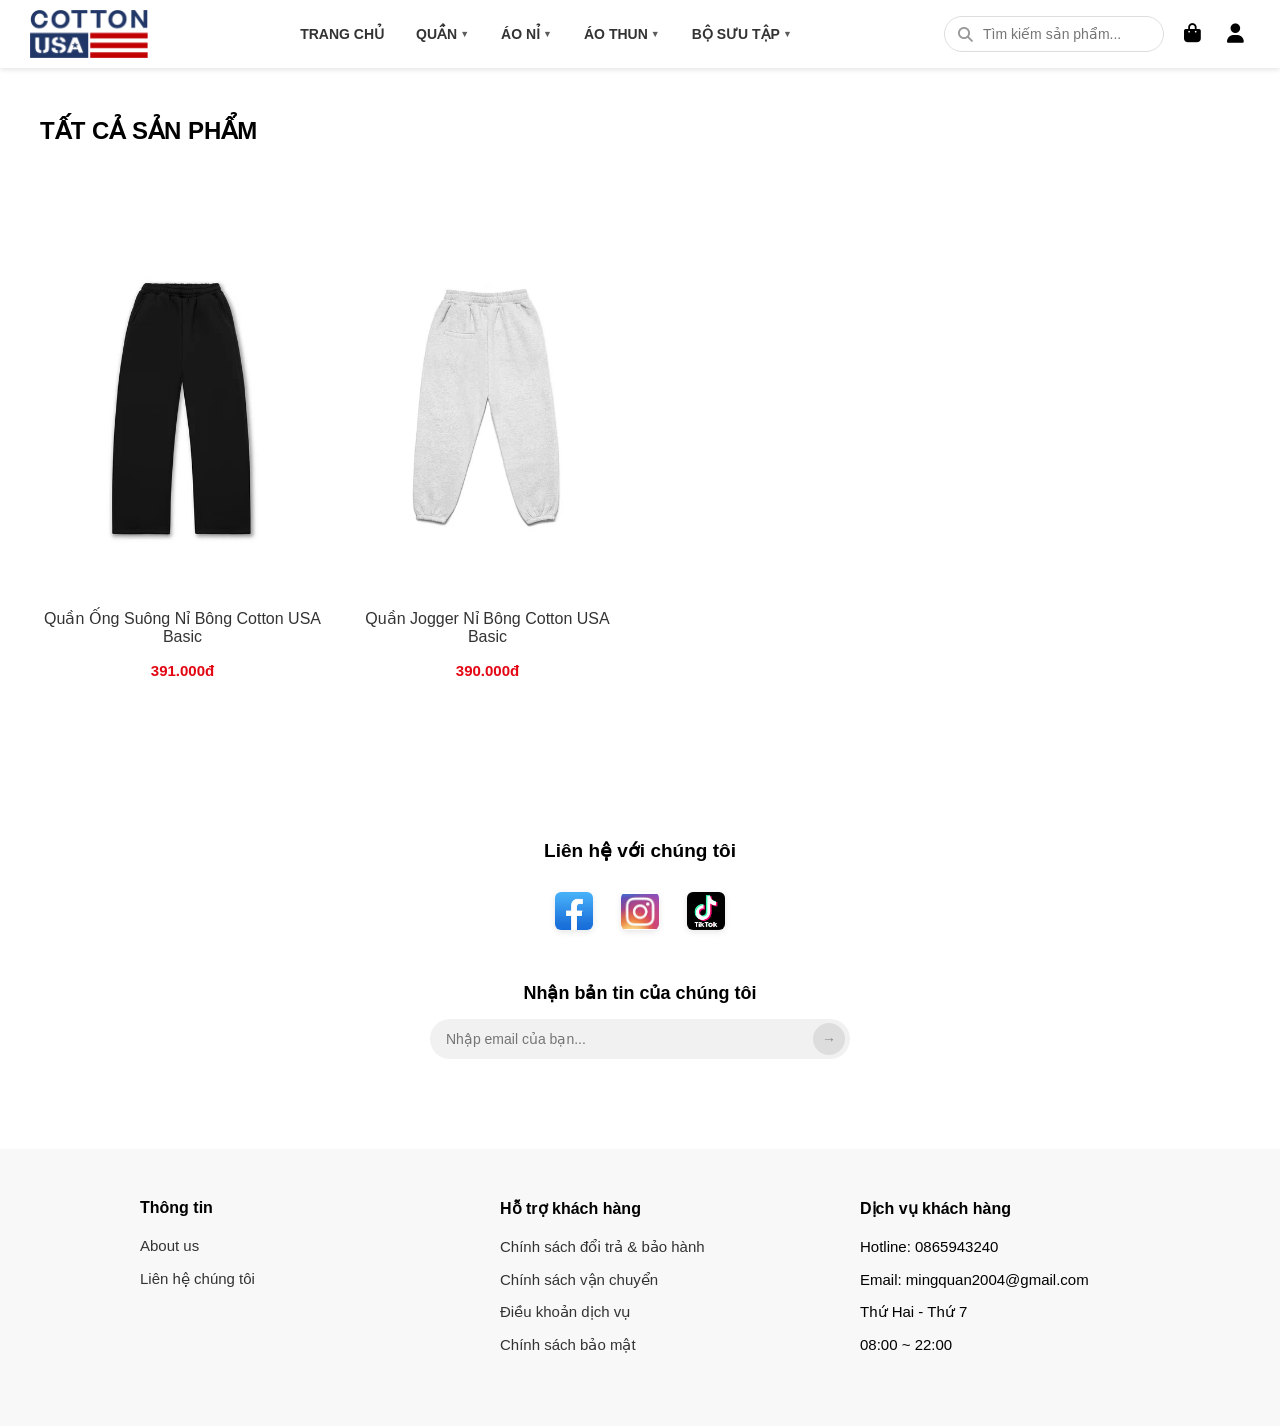
<file: quan.html>
<!DOCTYPE html>
<html lang="vi">
<head>
    <meta charset="UTF-8">
    <meta name="viewport" content="width=device-width, initial-scale=1.0">
    <link rel="stylesheet" href="https://cdnjs.cloudflare.com/ajax/libs/font-awesome/6.5.2/css/all.min.css">
    <link rel="stylesheet" href="style.css">
    <title>DANH MỤC SẢN PHẨM - QUẦN</title>
    <style>
        .product-item.hidden {
            display: none !important;
        }
    </style>
</head>
<body>
    <header>
        <div class="logo">
            <img src="images/logo.avif" alt="Cotton USA">
        </div>
        <ul class="MENU">
            <li><a href="index.html">TRANG CHỦ</a></li>
            <li class="has-submenu">
                <a href="quan.html">QUẦN <span class="arrow">▼</span></a>
                <ul class="sub-menu">
                    <li><a href="quan.html?type=ong-suong">Quần Ống Suông</a></li>
                    <li><a href="quan.html?type=jogger">Quần Jogger</a></li>
                </ul>
            </li>
            <li class="has-submenu">
                <a href="#">ÁO NỈ <span class="arrow">▼</span></a>
                <ul class="sub-menu">
                    <li><a href="sweater.html">SWEATERS <span class="arrow">▼</span></a>
                        <ul class="sub-menu">
                            <li><a href="sweater.html?id=US001">University Sweater</a></li>
                            <li><a href="sweater.html?id=CS001">Car Sweater</a></li>
                            <li><a href="sweater.html?id=FS001">Floral Sweater</a></li>
                        </ul>
                    </li>
                    <li><a href="hoodies.html">HOODIES <span class="arrow">▼</span></a>
                        <ul class="sub-menu"><li>
                            <a href="hoodies.html?id=BH001">Basic Hoodie</a></li>
                            <li><a href="hoodies.html?id=PH001">Porsche Hoodie</a></li>
                            <li><a href="hoodies.html?id=USH001">USA Hoodie</a></li>
                        </ul>
                    </li>
                </ul>
            </li>
            <li class="has-submenu">
                <a href="#">ÁO THUN <span class="arrow">▼</span></a>
                <ul class="sub-menu">
                    <li><a href="aothun.html">Áo Thun ngắn tay <span class="arrow">▼</span></a>
                        <ul class="sub-menu">
                            <li><a href="aothun.html?id=W001">Áo Thun Watch</a></li>
                            <li><a href="aothun.html?id=POR001">Áo Thun Poscher</a></li>
                            <li><a href="aothun.html?id=USA001">Áo Thun USA</a></li>
                        </ul>
                    </li>
                    <li><a href="aothundaitay.html">Áo Thun dài tay <span class="arrow">▼</span></a>
                        <ul class="sub-menu"><li>
                            <a href="aothundaitay.html?id=RP001">Áo Thun Dài Tay Rapper</a></li>
                            <li><a href="aothundaitay.html?id=POR001">Áo Thun Dài Tay Poscher</a></li>
                            <li><a href="aothundaitay.html?id=USA001">Áo Thun Dài Tay USA</a></li>
                        </ul>
                    </li>
                </ul>
                 <li class="has-submenu">
                <a href="#">BỘ SƯU TẬP <span class="arrow">▼</span></a>
                <ul class="sub-menu">
                    <li><a href="#">BỘ SƯU TẬP XE <span class="arrow">▼</span></a>
                        <ul class="sub-menu">
                            <li><a href="sweater.html?id=CS001">Car Sweater</a></li>
                            <li><a href="aothun.html?id=POR001">Áo Thun Poscher</a></li>
                            <li><a href="hoodies.html?id=PH001">Hoodie Porsche </a></li>
                            <li><a href="aothundaitay.html?id=POR001">Áo Thun Dài Tay Poscher</a></li>

                        </ul>
                    </li>
                    <li><a href="#">BỘ SƯU TẬP USA <span class="arrow">▼</span></a>
                        <ul class="sub-menu"><li>
                            <li><a href="hoodies.html?id=USAH001">Hoodie USA</a></li>
                            <li><a href="aothundaitay.html?id=USA001">Áo Thun Dài Tay USA</a></li>
                            <li><a href="aothun.html?id=USA001">Áo Thun USA</a></li>
                            <li><a href="aothundaitay.html?id=USA001">Áo Thun Dài Tay USA</a></li>
                        </ul>
                    </li>
                </ul>
            </li>
        </ul>
        <div class="other">
            <div class="search-icon">
                <input type="text" id="searchInput" placeholder="Tìm kiếm sản phẩm...">
                <i class="fas fa-search"></i>
            </div>
            <div class="cart-wrapper">
                <button class="cart-icon-btn" id="cartBtn" aria-label="Giỏ hàng">
                    <i class="fas fa-shopping-bag"></i>
                    <span class="cart-badge" id="cartBadge">0</span>
                </button>
                <div class="cart-dropdown" id="cartDropdown">
                    <div class="cart-dropdown-header">
                        <span>Giỏ hàng</span>
                        <span id="cartItemCount">0 sản phẩm</span>
                    </div>
                    <div class="cart-items-list" id="cartItemsList">
                        <div class="cart-empty-msg"><i class="fas fa-shopping-bag"></i>Giỏ hàng trống</div>
                    </div>
                    <div class="cart-dropdown-footer" id="cartFooter" style="display:none">
                        <div class="cart-total-row">
                            <span>Tổng cộng:</span>
                            <span class="cart-total-amount" id="cartTotal">0₫</span>
                        </div>
                        <button class="cart-checkout-btn" onclick="window.location.href='giaohang.html'">Thanh toán ngay →</button>
                    </div>
                </div>
            </div>
            <div class="auth-wrapper">
                <button class="auth-icon-btn" id="authBtn" aria-label="Tài khoản">
                    <i class="fas fa-user"></i>
                </button>
                <div class="auth-dropdown" id="authDropdown">
                    <div id="authLoggedOut">
                        <div class="auth-tabs">
                            <button class="auth-tab active" id="tabLogin" onclick="switchTab('login')">Đăng nhập</button>
                            <button class="auth-tab" id="tabRegister" onclick="switchTab('register')">Đăng ký</button>
                        </div>
                        <div class="auth-form-panel" id="panelLogin">
                            <div class="auth-error" id="loginError"></div>
                            <div class="auth-field">
                                <label>Email</label>
                                <input type="email" id="loginEmail" placeholder="example@email.com">
                            </div>
                            <div class="auth-field">
                                <label>Mật khẩu</label>
                                <input type="password" id="loginPassword" placeholder="••••••••">
                            </div>
                            <button class="auth-submit-btn" onclick="doLogin()">Đăng nhập</button>
                        </div>
                        <div class="auth-form-panel" id="panelRegister" style="display:none">
                            <div class="auth-error" id="registerError"></div>
                            <div class="auth-field">
                                <label>Họ tên</label>
                                <input type="text" id="regName" placeholder="Nguyễn Văn A">
                            </div>
                            <div class="auth-field">
                                <label>Email</label>
                                <input type="email" id="regEmail" placeholder="example@email.com">
                            </div>
                            <div class="auth-field">
                                <label>Mật khẩu</label>
                                <input type="password" id="regPassword" placeholder="Tối thiểu 6 ký tự">
                            </div>
                            <button class="auth-submit-btn" onclick="doRegister()">Tạo tài khoản</button>
                        </div>
                    </div>
                    <div id="authLoggedIn" style="display:none">
                        <div class="auth-avatar" id="authAvatar">A</div>
                        <div class="auth-username" id="authUsername">Người dùng</div>
                        <div class="auth-useremail" id="authUserEmail">email@example.com</div>
                        <button class="auth-logout-btn" onclick="doLogout()">Đăng xuất</button>
                    </div>
                </div>
            </div>
        </div>
        <div class="dropdown-overlay" id="dropdownOverlay"></div>
    </header>

    <section class="quan">
        <div class="container">
            <h2>TẤT CẢ SẢN PHẨM</h2>
            <div class="muahang-list">
                <a href="muahang.html?id=QOS001" class="product-item item-ong-suong">
                    <div class="muahang">
                        <img src="quan/quanongsuong.webp" alt="Quần Ống Suông">
                        <h3>Quần Ống Suông Nỉ Bông Cotton USA Basic</h3>
                        <p>391.000đ</p>
                    </div>
                </a>
                <a href="muahang.html?id=QOJ001" class="product-item item-jogger">
                    <div class="muahang">
                        <img src="quan/quanjoggerxamtieu.webp" alt="Quần Jogger">
                        <h3>Quần Jogger Nỉ Bông Cotton USA Basic</h3>
                        <p>390.000đ</p>
                    </div>
                </a>
            </div>
        </div>
    </section>

    <section class="contact">
        <h2>Liên hệ với chúng tôi</h2>
        <div class="social-group">
            <a href="https://web.facebook.com/03.august4/" target="_blank"><img src="images/Facebook.jpeg" alt="Facebook"></a>
            <a href="https://www.instagram.com/ming.quann/" target="_blank"><img src="images/instagram.jpeg" alt="Instagram"></a>
            <a href="https://www.tiktok.com/@03_august4" target="_blank"><img src="images/tiktok.jpeg" alt="TikTok"></a>
        </div>
        <h3>Nhận bản tin của chúng tôi</h3>
        <form class="newsletter-form">
            <input type="email" class="newsletter-input" placeholder="Nhập email của bạn...">
            <button type="submit" class="submit-btn">→</button>
        </form>
    </section>

    <div class="footer-top">
        <div class="footer-column">
            <h4>Thông tin</h4>
            <ul><li><a href="#">About us</a></li><li><a href="#">Liên hệ chúng tôi</a></li></ul>
        </div>
        <div class="footer-column">
            <h4>Hỗ trợ khách hàng</h4>
            <ul><li><a href="#">Chính sách đổi trả & bảo hành</a></li><li><a href="#">Chính sách vận chuyển</a></li><li><a href="#">Điều khoản dịch vụ</a></li><li><a href="#">Chính sách bảo mật</a></li></ul>
        </div>
        <div class="footer-column">
            <h4>Dịch vụ khách hàng</h4>
            <ul><li>Hotline: 0865943240</li><li>Email: mingquan2004@gmail.com</li><li>Thứ Hai - Thứ 7</li><li>08:00 ~ 22:00</li></ul>
        </div>
    </div>

    <script>
        (function() {
            const params = new URLSearchParams(window.location.search);
            const type = params.get('type');
            if (type) {
                document.querySelectorAll('.product-item').forEach(item => {
                    item.classList.add('hidden');
                });
                document.querySelectorAll('.item-' + type).forEach(item => {
                    item.classList.remove('hidden');
                });
            }
        })();

        const header = document.querySelector("header");
        window.addEventListener("scroll", function() {
            if (window.pageYOffset > 0) {
                header.classList.add("sticky");
            } else {
                header.classList.remove("sticky");
            }
        });
    </script>

    <script src="js/cart-auth.js"></script>

    <script>
        (function initHeaderDropdowns() {
            const cartBtn = document.getElementById('cartBtn');
            const cartDropdown = document.getElementById('cartDropdown');
            const authBtn = document.getElementById('authBtn');
            const authDropdown = document.getElementById('authDropdown');
            const overlay = document.getElementById('dropdownOverlay');

            if (!cartBtn || !cartDropdown || !authBtn || !authDropdown || !overlay) return;

            function closeAll() {
                cartDropdown.classList.remove('open');
                authDropdown.classList.remove('open');
                overlay.classList.remove('active');
            }

            cartBtn.addEventListener('click', function (e) {
                e.stopPropagation();
                const isOpen = cartDropdown.classList.contains('open');
                closeAll();
                if (!isOpen) {
                    cartDropdown.classList.add('open');
                    overlay.classList.add('active');
                }
            });

            authBtn.addEventListener('click', function (e) {
                e.stopPropagation();
                const isOpen = authDropdown.classList.contains('open');
                closeAll();
                if (!isOpen) {
                    authDropdown.classList.add('open');
                    overlay.classList.add('active');
                }
            });

            cartDropdown.addEventListener('click', function (e) { e.stopPropagation(); });
            authDropdown.addEventListener('click', function (e) { e.stopPropagation(); });

            overlay.addEventListener('click', function () { closeAll(); });
            document.addEventListener('click', function () { closeAll(); });
        })();
    </script>

    <!-- TÌM KIẾM SẢN PHẨM -->
    <script>
    (function() {
        var searchInput = document.getElementById('searchInput');
        if (!searchInput) return;
        if (searchInput.hasAttribute('data-search-bound')) return;
        searchInput.setAttribute('data-search-bound', 'true');
        
        searchInput.disabled = false;
        searchInput.readOnly = false;
        searchInput.style.pointerEvents = 'auto';
        
        var allProducts = document.querySelectorAll('.product-item');
        var originalStates = new Map();
        allProducts.forEach(function(product) {
            originalStates.set(product, product.classList.contains('hidden'));
        });
        
        var msgDiv = document.getElementById('searchResultMsg');
        if (!msgDiv) {
            msgDiv = document.createElement('div');
            msgDiv.id = 'searchResultMsg';
            msgDiv.style.cssText = 'text-align: center; padding: 40px; font-size: 15px; color: #888; background: #fff; border-radius: 8px; margin-top: 20px; display: none;';
            var container = document.querySelector('.muahang-list');
            if (container && container.parentNode) {
                container.parentNode.insertBefore(msgDiv, container.nextSibling);
            }
        }
        
        function filterProducts() {
            var keyword = searchInput.value.trim().toLowerCase();
            var found = false;
            var matchedCount = 0;
            
            allProducts.forEach(function(product) {
                var nameElem = product.querySelector('h3');
                var productName = nameElem ? nameElem.innerText.toLowerCase() : '';
                
                if (keyword === '') {
                    var wasHidden = originalStates.get(product);
                    if (wasHidden) {
                        product.classList.add('hidden');
                    } else {
                        product.classList.remove('hidden');
                    }
                    found = true;
                } else if (productName.indexOf(keyword) !== -1) {
                    product.classList.remove('hidden');
                    found = true;
                    matchedCount++;
                } else {
                    product.classList.add('hidden');
                }
            });
            
            if (!found && keyword !== '') {
                msgDiv.innerHTML = '🔍 Không tìm thấy sản phẩm nào phù hợp với "' + keyword + '"';
                msgDiv.style.display = 'block';
            } else {
                msgDiv.style.display = 'none';
            }
        }
        
        searchInput.addEventListener('input', filterProducts);
        searchInput.addEventListener('keyup', filterProducts);
    })();
    </script>
</body>
</html>
</file>
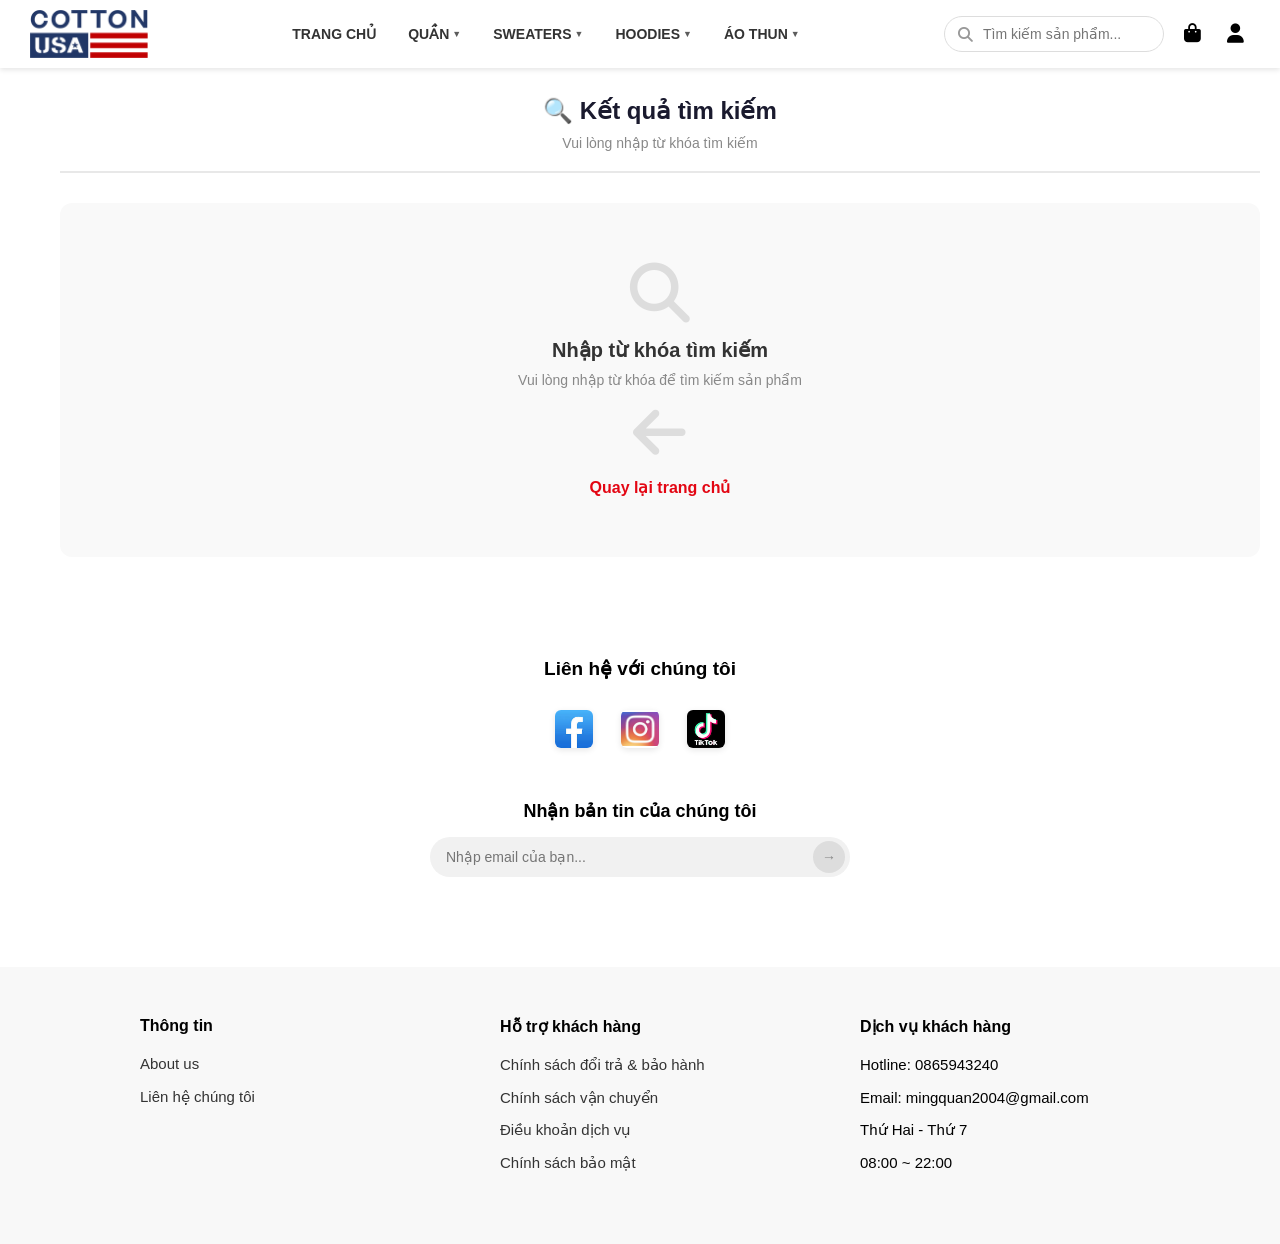
<file: search-results.html>
<!DOCTYPE html>
<html lang="vi">
<head>
    <meta charset="UTF-8">
    <meta name="viewport" content="width=device-width, initial-scale=1.0">
    <link rel="stylesheet" href="https://cdnjs.cloudflare.com/ajax/libs/font-awesome/6.5.2/css/all.min.css">
    <link rel="stylesheet" href="style.css">
    <title>Kết quả tìm kiếm - Cotton USA</title>
    <style>
        .search-results-container {
            max-width: 1200px;
            margin: 30px auto;
            padding: 0 20px;
            min-height: 400px;
        }
        .search-header {
            margin-bottom: 30px;
            padding-bottom: 20px;
            border-bottom: 2px solid #e8e8e8;
        }
        .search-header h2 {
            font-size: 24px;
            color: #1a1a2e;
        }
        .search-header .search-keyword {
            color: #e30613;
            font-weight: 700;
        }
        .search-header .result-count {
            font-size: 14px;
            color: #888;
            margin-top: 5px;
        }
        .muahang-list {
            display: grid;
            grid-template-columns: repeat(4, 1fr);
            gap: 20px;
        }
        .product-item {
            background: #fff;
            border-radius: 10px;
            padding: 15px;
            box-shadow: 0 2px 8px rgba(0,0,0,0.08);
            text-align: center;
            transition: transform 0.3s, box-shadow 0.3s;
            text-decoration: none;
            color: inherit;
        }
        .product-item:hover {
            transform: translateY(-5px);
            box-shadow: 0 8px 25px rgba(0,0,0,0.15);
        }
        .product-item .muahang img {
            width: 100%;
            height: 220px;
            object-fit: cover;
            border-radius: 8px;
            background: #fafafa;
        }
        .product-item .muahang h3 {
            font-size: 14px;
            margin: 10px 0 5px;
            color: #333;
            min-height: 40px;
        }
        .product-item .muahang p {
            color: #e30613;
            font-weight: 700;
            font-size: 16px;
        }
        .product-item .muahang .product-category {
            font-size: 12px;
            color: #999;
            display: block;
            margin-top: 4px;
        }
        .product-item .muahang .product-code {
            font-size: 11px;
            color: #bbb;
            display: block;
            margin-top: 2px;
        }
        .no-results {
            text-align: center;
            padding: 60px 20px;
            color: #999;
            grid-column: 1 / -1;
        }
        .no-results i {
            font-size: 60px;
            display: block;
            margin-bottom: 15px;
            color: #ddd;
        }
        .no-results h3 {
            font-size: 20px;
            color: #333;
            margin-bottom: 10px;
        }
        .no-results p {
            font-size: 14px;
            color: #888;
        }
        .loading {
            text-align: center;
            padding: 50px;
            grid-column: 1 / -1;
        }
        .loading .spinner {
            width: 40px;
            height: 40px;
            border: 4px solid #f0f0f0;
            border-top-color: #e30613;
            border-radius: 50%;
            animation: spin 0.8s linear infinite;
            display: inline-block;
        }
        @keyframes spin {
            to { transform: rotate(360deg); }
        }
        .back-link {
            display: inline-block;
            margin-top: 15px;
            color: #e30613;
            text-decoration: none;
            font-weight: 600;
        }
        .back-link:hover {
            text-decoration: underline;
        }
        @media (max-width: 768px) {
            .muahang-list { grid-template-columns: repeat(2, 1fr); }
        }
        @media (max-width: 480px) {
            .muahang-list { grid-template-columns: 1fr; }
        }
    </style>
</head>
<body>
    <header>
        <div class="logo">
            <img src="images/logo.avif" alt="Cotton USA">
        </div>
        <ul class="MENU">
            <li><a href="index.html">TRANG CHỦ</a></li>
            <li class="has-submenu">
                <a href="quan.html">QUẦN <span class="arrow">▼</span></a>
                <ul class="sub-menu">
                    <li><a href="quan.html?type=ong-suong">Quần Ống Suông</a></li>
                    <li><a href="quan.html?type=jogger">Quần Jogger</a></li>
                </ul>
            </li>
            <li class="has-submenu">
                <a href="sweater.html">SWEATERS <span class="arrow">▼</span></a>
                <ul class="sub-menu">
                    <li><a href="sweater.html?id=US001">University Sweater</a></li>
                    <li><a href="sweater.html?id=CS001">Car Sweater</a></li>
                    <li><a href="sweater.html?id=FS001">Floral Sweater</a></li>
                </ul>
            </li>
            <li class="has-submenu">
                <a href="hoodies.html">HOODIES <span class="arrow">▼</span></a>
                <ul class="sub-menu">
                    <li><a href="hoodies.html?id=BH001">Basic Hoodie</a></li>
                    <li><a href="hoodies.html?id=PH001">Porsche Hoodie</a></li>
                    <li><a href="hoodies.html?id=USAH001">USA Hoodie</a></li>
                </ul>
            </li>
           <li class="has-submenu">
                <a href="aothun.html">ÁO THUN <span class="arrow">▼</span></a>
                <ul class="sub-menu">
                    <li><a href="aothun.html">Áo Thun ngắn tay <span class="arrow">▼</span></a>
                        <ul class="sub-menu">
                            <li><a href="aothun.html?id=W001">Áo Thun Watch</a></li>
                            <li><a href="aothun.html?id=POR001">Áo Thun Poscher</a></li>
                            <li><a href="aothun.html?id=USA001">Áo Thun USA</a></li>
                        </ul>
                    </li>
                    <li><a href="aothundaitay.html">Áo Thun dài tay <span class="arrow">▼</span></a>
                        <ul class="sub-menu"><li>
                            <a href="aothundaitay.html?id=RP001">Áo Thun Dài Tay Rapper</a></li>
                            <li><a href="aothundaitay.html?id=POR001">Áo Thun Dài Tay Poscher</a></li>
                            <li><a href="aothundaitay.html?id=USA001">Áo Thun Dài Tay USA</a></li>
                        </ul>
                    </li>
                </ul>
            </li>
        </ul>
        <div class="other">
            <div class="search-icon">
                <input type="text" id="searchInput" placeholder="Tìm kiếm sản phẩm...">
                <i class="fas fa-search" onclick="doSearch()"></i>
            </div>
            <div class="cart-wrapper">
                <button class="cart-icon-btn" id="cartBtn"><i class="fas fa-shopping-bag"></i><span class="cart-badge" id="cartBadge">0</span></button>
                <div class="cart-dropdown" id="cartDropdown">
                    <div class="cart-dropdown-header"><span>Giỏ hàng</span><span id="cartItemCount">0 sản phẩm</span></div>
                    <div class="cart-items-list" id="cartItemsList"><div class="cart-empty-msg"><i class="fas fa-shopping-bag"></i>Giỏ hàng trống</div></div>
                    <div class="cart-dropdown-footer" id="cartFooter" style="display:none">
                        <div class="cart-total-row"><span>Tổng cộng:</span><span class="cart-total-amount" id="cartTotal">0₫</span></div>
                        <button class="cart-checkout-btn" onclick="checkout()">Thanh toán ngay →</button>
                    </div>
                </div>
            </div>
            <div class="auth-wrapper">
                <button class="auth-icon-btn" id="authBtn"><i class="fas fa-user"></i></button>
                <div class="auth-dropdown" id="authDropdown">
                    <div id="authLoggedOut">
                        <div class="auth-tabs"><button class="auth-tab active" onclick="switchTab('login')">Đăng nhập</button><button class="auth-tab" onclick="switchTab('register')">Đăng ký</button></div>
                        <div class="auth-form-panel" id="panelLogin">
                            <div class="auth-error" id="loginError"></div>
                            <div class="auth-field"><label>Email</label><input type="email" id="loginEmail" placeholder="example@email.com"></div>
                            <div class="auth-field"><label>Mật khẩu</label><input type="password" id="loginPassword" placeholder="••••••••"></div>
                            <button class="auth-submit-btn" onclick="doLogin()">Đăng nhập</button>
                        </div>
                        <div class="auth-form-panel" id="panelRegister" style="display:none">
                            <div class="auth-error" id="registerError"></div>
                            <div class="auth-field"><label>Họ tên</label><input type="text" id="regName" placeholder="Nguyễn Văn A"></div>
                            <div class="auth-field"><label>Email</label><input type="email" id="regEmail" placeholder="example@email.com"></div>
                            <div class="auth-field"><label>Mật khẩu</label><input type="password" id="regPassword" placeholder="Tối thiểu 6 ký tự"></div>
                            <button class="auth-submit-btn" onclick="doRegister()">Tạo tài khoản</button>
                        </div>
                    </div>
                    <div id="authLoggedIn" style="display:none">
                        <div class="auth-avatar" id="authAvatar">A</div>
                        <div class="auth-username" id="authUsername"></div>
                        <div class="auth-useremail" id="authUserEmail"></div>
                        <button class="auth-logout-btn" onclick="doLogout()">Đăng xuất</button>
                    </div>
                </div>
            </div>
        </div>
    </header>
    <div class="dropdown-overlay" id="dropdownOverlay"></div>

    <!-- ===== SEARCH RESULTS ===== -->
    <section class="search-results-container">
        <div class="container">
            <div class="search-header">
                <h2>🔍 Kết quả tìm kiếm</h2>
                <p class="result-count" id="resultCount">Đang tìm kiếm...</p>
            </div>
            <div class="muahang-list" id="searchResultsList">
                <div class="loading">
                    <div class="spinner"></div>
                    <p style="margin-top:10px;color:#888;">Đang tìm kiếm sản phẩm...</p>
                </div>
            </div>
        </div>
    </section>

    <section class="contact">
        <h2>Liên hệ với chúng tôi</h2>
        <div class="social-group">
            <a href="https://web.facebook.com/03.august4/" target="_blank"><img src="images/Facebook.jpeg" alt="Facebook"></a>
            <a href="https://www.instagram.com/ming.quann" target="_blank"><img src="images/instagram.jpeg" alt="Instagram"></a>
            <a href="https://www.tiktok.com/@03_august4" target="_blank"><img src="images/tiktok.jpeg" alt="TikTok"></a>
        </div>
        <h3>Nhận bản tin của chúng tôi</h3>
        <form class="newsletter-form"><input type="email" class="newsletter-input" placeholder="Nhập email của bạn..."><button type="submit" class="submit-btn">→</button></form>
    </section>

    <div class="footer-top">
        <div class="footer-column"><h4>Thông tin</h4><ul><li><a href="#">About us</a></li><li><a href="#">Liên hệ chúng tôi</a></li></ul></div>
        <div class="footer-column"><h4>Hỗ trợ khách hàng</h4><ul><li><a href="#">Chính sách đổi trả & bảo hành</a></li><li><a href="#">Chính sách vận chuyển</a></li><li><a href="#">Điều khoản dịch vụ</a></li><li><a href="#">Chính sách bảo mật</a></li></ul></div>
        <div class="footer-column"><h4>Dịch vụ khách hàng</h4><ul><li>Hotline: 0865943240</li><li>Email: mingquan2004@gmail.com</li><li>Thứ Hai - Thứ 7</li><li>08:00 ~ 22:00</li></ul></div>
    </div>

    <script src="js/cart-auth.js"></script>
    <script>
        // ===== LẤY TỪ KHÓA TỪ URL =====
        function getQueryParam(name) {
            const urlParams = new URLSearchParams(window.location.search);
            return urlParams.get(name) || '';
        }

        // ===== ĐỊNH DẠNG TIỀN =====
        function formatPrice(price) {
            return new Intl.NumberFormat('vi-VN').format(price);
        }

        // ===== TÌM KIẾM SẢN PHẨM TỪ DATABASE =====
        function searchProducts(keyword) {
            const resultsList = document.getElementById('searchResultsList');
            const resultCount = document.getElementById('resultCount');
            
            if (!keyword) {
                resultsList.innerHTML = `
                    <div class="no-results">
                        <i class="fas fa-search"></i>
                        <h3>Nhập từ khóa tìm kiếm</h3>
                        <p>Vui lòng nhập từ khóa để tìm kiếm sản phẩm</p>
                        <a href="index.html" class="back-link"><i class="fas fa-arrow-left"></i> Quay lại trang chủ</a>
                    </div>
                `;
                resultCount.textContent = 'Vui lòng nhập từ khóa tìm kiếm';
                return;
            }

            resultCount.textContent = 'Đang tìm kiếm...';

            // Gọi API tìm kiếm
            fetch('api/search-products.php?q=' + encodeURIComponent(keyword))
                .then(response => {
                    if (!response.ok) {
                        throw new Error('HTTP error ' + response.status);
                    }
                    return response.json();
                })
                .then(data => {
                    if (data.success) {
                        const keywordDisplay = data.keyword || keyword;
                        resultCount.innerHTML = `Tìm thấy <strong>${data.total}</strong> sản phẩm cho từ khóa "<span class="search-keyword">${keywordDisplay}</span>"`;
                        renderResults(data.products, keywordDisplay);
                    } else {
                        resultCount.textContent = 'Lỗi khi tìm kiếm';
                        resultsList.innerHTML = `
                            <div class="no-results">
                                <i class="fas fa-exclamation-triangle" style="color:#e30613;"></i>
                                <h3>Lỗi tìm kiếm</h3>
                                <p>${data.message || 'Đã xảy ra lỗi, vui lòng thử lại!'}</p>
                            </div>
                        `;
                    }
                })
                .catch(error => {
                    console.error('Lỗi:', error);
                    resultCount.textContent = 'Lỗi kết nối';
                    resultsList.innerHTML = `
                        <div class="no-results">
                            <i class="fas fa-exclamation-triangle" style="color:#e30613;"></i>
                            <h3>Lỗi kết nối</h3>
                            <p>Không thể kết nối đến máy chủ. Vui lòng thử lại!</p>
                            <p style="font-size:13px;color:#bbb;margin-top:5px;">Đảm bảo đã bật Apache và MySQL</p>
                            <a href="index.html" class="back-link"><i class="fas fa-arrow-left"></i> Quay lại trang chủ</a>
                        </div>
                    `;
                });
        }

        // ===== HIỂN THỊ KẾT QUẢ =====
        function renderResults(products, keyword) {
            const resultsList = document.getElementById('searchResultsList');
            
            if (!products || products.length === 0) {
                resultsList.innerHTML = `
                    <div class="no-results">
                        <i class="fas fa-search"></i>
                        <h3>Không tìm thấy sản phẩm</h3>
                        <p>Rất tiếc, không có sản phẩm nào phù hợp với từ khóa "<strong>${keyword}</strong>"</p>
                        <p style="margin-top: 10px; font-size:13px; color:#bbb;">Vui lòng thử lại với từ khóa khác!</p>
                        <a href="index.html" class="back-link"><i class="fas fa-arrow-left"></i> Quay lại trang chủ</a>
                    </div>
                `;
                return;
            }

            let html = '';
            products.forEach(product => {
                let imageSrc = 'uploads/' + product.main_image;
                if (!product.main_image) {
                    imageSrc = 'images/no-image.png';
                }
                
                html += `
                    <a href="muahang.html?id=${product.id}" class="product-item">
                        <div class="muahang">
                            <img src="${imageSrc}" alt="${product.name}" onerror="this.src='images/no-image.png'">
                            <h3>${product.name}</h3>
                            <p>${formatPrice(product.price)}đ</p>
                            <span class="product-category">${product.category || 'Sản phẩm'}</span>
                            <span class="product-code">Mã: ${product.id}</span>
                        </div>
                    </a>
                `;
            });
            resultsList.innerHTML = html;
        }

        // ===== TÌM KIẾM TRÊN HEADER =====
        function doSearch() {
            const input = document.getElementById('searchInput');
            const keyword = input.value.trim();
            if (keyword !== '') {
                window.location.href = 'search-results.html?q=' + encodeURIComponent(keyword);
            }
        }

        // ===== KHỞI TẠO KHI TRANG SẴN SÀNG =====
        document.addEventListener('DOMContentLoaded', function() {
            const keyword = getQueryParam('q');
            document.getElementById('searchInput').value = keyword;
            searchProducts(keyword);
        });

        // ===== ENTER ĐỂ TÌM KIẾM =====
        document.getElementById('searchInput')?.addEventListener('keypress', function(e) {
            if (e.key === 'Enter') {
                doSearch();
            }
        });

        // ================= HEADER DROPDOWN =================
        (function initHeaderDropdowns() {
            const cartBtn = document.getElementById('cartBtn');
            const cartDropdown = document.getElementById('cartDropdown');
            const authBtn = document.getElementById('authBtn');
            const authDropdown = document.getElementById('authDropdown');
            const overlay = document.getElementById('dropdownOverlay');

            if (!cartBtn || !cartDropdown || !authBtn || !authDropdown || !overlay) return;

            function closeAll() {
                cartDropdown.classList.remove('open');
                authDropdown.classList.remove('open');
                overlay.classList.remove('active');
            }

            cartBtn.addEventListener('click', function (e) {
                e.stopPropagation();
                const isOpen = cartDropdown.classList.contains('open');
                closeAll();
                if (!isOpen) {
                    cartDropdown.classList.add('open');
                    overlay.classList.add('active');
                }
            });

            authBtn.addEventListener('click', function (e) {
                e.stopPropagation();
                const isOpen = authDropdown.classList.contains('open');
                closeAll();
                if (!isOpen) {
                    authDropdown.classList.add('open');
                    overlay.classList.add('active');
                }
            });

            cartDropdown.addEventListener('click', function (e) { e.stopPropagation(); });
            authDropdown.addEventListener('click', function (e) { e.stopPropagation(); });

            overlay.addEventListener('click', function () { closeAll(); });
            document.addEventListener('click', function () { closeAll(); });
        })();
    </script>
</body>
</html>
</file>
<file: style.css>
* {
    margin: 0;
    padding: 0;
    box-sizing: border-box;
    font-family: Arial, Helvetica, sans-serif;
}
a,
a:hover,
a:focus,
a:active {
    text-decoration: none;
}
/* Lui anh xuong duoi */
body {
    padding-top: 67px;
}
header {
    display: flex;
    justify-content: space-between;
    align-items: center;
    padding: 10px 30px;           
    background-color: #fff;
    box-shadow: 0 2px 5px rgba(0,0,0,0.1);
    position: fixed;
    top: 0;
    left: 0;
    width: 100%;
    z-index: 1000;
    background: rgba(255, 255, 255, 0.70);
}
header:hover {
    background: rgba(255, 255, 255, 0.90);
}

/* Logo */
.logo {
    flex: 0 0 auto;
    width: 118px;                 
}
.logo img {
    width: 100%;
    height: auto;
    display: block;
}
.MENU {
    display: flex;
    list-style: none;
    gap: 20px;                   
    flex: 1;
    justify-content: center;
    margin: 0 30px;
}

.MENU li {
    position: relative;
    white-space: nowrap;
}

.MENU li a {
    text-decoration: none;
    color: #333;
    font-size: 14px;             
    font-weight: 600;
    padding: 10px 6px;            
    transition: color 0.3s ease;
    display: flex;
    align-items: center;
    gap: 3px;
}

.MENU li a:hover {
    color: #e30613;
}

.arrow {
    font-size: 9px;
    opacity: 0.8;
    transition: transform 0.3s ease;
}

.MENU li:hover > a > .arrow {
    transform: rotate(180deg);
}

/* ===== SUB-MENU CẤP 1: xuất hiện bên dưới nav item ===== */
.MENU > li > .sub-menu {
    position: absolute;
    top: 100%;
    left: 50%;
    transform: translateX(-50%) translateY(8px);
    width: 210px;
    background-color: #fff;
    border: 1px solid #eee;
    box-shadow: 0 8px 20px rgba(0, 0, 0, 0.12);
    padding: 10px 0;
    visibility: hidden;
    opacity: 0;
    transition: all 0.25s ease;
    z-index: 100;
    border-radius: 4px;
    list-style: none;
}

.MENU > li:hover > .sub-menu {
    visibility: visible;
    opacity: 1;
    transform: translateX(-50%) translateY(0);
}

/* ===== SUB-MENU CẤP 2: xuất hiện sang phải ===== */
.MENU .sub-menu li {
    position: relative;
}

.MENU .sub-menu li > .sub-menu {
    position: absolute;
    top: 0;
    left: 100%;
    transform: translateX(6px);
    width: 210px;
    background-color: #fff;
    border: 1px solid #eee;
    box-shadow: 0 8px 20px rgba(0, 0, 0, 0.12);
    padding: 10px 0;
    visibility: hidden;
    opacity: 0;
    transition: all 0.25s ease;
    z-index: 101;
    border-radius: 4px;
    list-style: none;
}

.MENU .sub-menu li:hover > .sub-menu {
    visibility: visible;
    opacity: 1;
    transform: translateX(0);
}

/* Mũi tên cấp 2 quay sang phải thay vì xuống */
.MENU .sub-menu li:hover > a > .arrow {
    transform: rotate(-90deg);
}

/* ===== STYLE CHUNG CHO LINK TRONG SUB-MENU ===== */
.sub-menu li a {
    font-weight: normal;
    font-size: 14px;
    padding: 9px 20px;
    display: flex;
    align-items: center;
    justify-content: space-between;
    color: #444;
}

.sub-menu li a:hover {
    color: #e30613;
    background-color: #f9f9f9;
}

/* Làm nổi item đang mở sub-sub-menu */
.MENU .sub-menu li:hover > a {
    color: #e30613;
    background-color: #f9f9f9;
}

/* ==================== PHẦN BÊN PHẢI ==================== */
.other {
    display: flex;
    align-items: center;
    gap: 14px;                    
    flex: 0 0 auto;
}
.search-icon {
    position: relative;
    width: 220px;                 
}

.search-icon input {
    width: 100%;
    padding: 9px 15px 9px 38px;
    border: 1px solid #ddd;
    border-radius: 25px;
    font-size: 14px;
    outline: none;
}

.search-icon i {
    position: absolute;
    left: 14px;
    top: 50%;
    transform: translateY(-50%);
    color: #999;
    font-size: 15px;
}

.dropdown-overlay {
    display: none;
    position: fixed;
    inset: 0;
    z-index: 999;
}
.dropdown-overlay.active { display: block; }

/* -----------------------------------------------------------Shared animation------------------------------------------------ */
@keyframes cuDropIn {
    from { opacity: 0; transform: translateY(-10px) scale(.97); }
    to   { opacity: 1; transform: translateY(0)     scale(1);   }
}

/* ========================================================GIỎ HÀNG====================================================== */
.cart-wrapper {
    position: relative;
    display: inline-flex;
    align-items: center;
}

.cart-icon-btn {
    position: relative;
    background: none;
    border: none;
    cursor: pointer;
    color: inherit;
    font-size: 1.2rem;
    padding: 4px 6px;
    display: inline-flex;
    align-items: center;
}

/* Badge */
.cart-badge {
    position: absolute;
    top: -7px;
    right: -7px;
    background: #e63946;
    color: #fff;
    border-radius: 50%;
    min-width: 18px;
    height: 18px;
    font-size: 10px;
    font-weight: 700;
    display: none;          /* JS sẽ đổi thành flex khi có hàng */
    align-items: center;
    justify-content: center;
    padding: 0 3px;
    line-height: 1;
    box-shadow: 0 2px 6px rgba(230,57,70,.45);
    pointer-events: none;
    transition: transform .2s cubic-bezier(.34,1.56,.64,1);
}
.cart-badge.bump { transform: scale(1.5); }

/* Dropdown container */
.cart-dropdown {
    display: none;
    position: absolute;
    top: calc(100% + 14px);
    right: 0;
    width: 340px;
    background: #fff;
    border-radius: 14px;
    box-shadow: 0 14px 40px rgba(0,0,0,.15), 0 2px 8px rgba(0,0,0,.07);
    z-index: 9999;
    overflow: hidden;
    animation: cuDropIn .22s ease;
}
.cart-dropdown.open { display: block; }

/* Header */
.cart-dropdown-header {
    display: flex;
    justify-content: space-between;
    align-items: center;
    padding: 15px 18px 13px;
    border-bottom: 1px solid #f2f2f2;
    font-weight: 700;
    font-size: 14px;
    color: #111;
}
.cart-dropdown-header span:last-child {
    font-size: 12px;
    font-weight: 400;
    color: #aaa;
}

/* List */
.cart-items-list {
    max-height: 280px;
    overflow-y: auto;
    scrollbar-width: thin;
    scrollbar-color: #ddd transparent;
}
.cart-items-list::-webkit-scrollbar { width: 4px; }
.cart-items-list::-webkit-scrollbar-thumb { background: #ddd; border-radius: 4px; }

/* Empty */
.cart-empty-msg {
    text-align: center;
    padding: 32px 20px;
    color: #bbb;
    font-size: 13px;
    line-height: 1.7;
}
.cart-empty-msg i { display: block; font-size: 28px; margin-bottom: 10px; opacity: .45; }

/* Item row */
.cart-item-row {
    display: flex;
    align-items: center;
    gap: 12px;
    padding: 10px 18px;
    border-bottom: 1px solid #f8f8f8;
    transition: background .15s;
}
.cart-item-row:last-child { border-bottom: none; }
.cart-item-row:hover { background: #fafafa; }

.cart-item-img {
    width: 52px;
    height: 52px;
    object-fit: cover;
    border-radius: 8px;
    flex-shrink: 0;
    background: #eee;
}
.cart-item-img-placeholder {
    width: 52px;
    height: 52px;
    border-radius: 8px;
    background: #f0f0f0;
    display: flex;
    align-items: center;
    justify-content: center;
    color: #ccc;
    font-size: 20px;
    flex-shrink: 0;
}

.cart-item-info { flex: 1; min-width: 0; }
.cart-item-name {
    font-size: 13px;
    font-weight: 600;
    color: #111;
    white-space: nowrap;
    overflow: hidden;
    text-overflow: ellipsis;
}
.cart-item-meta { font-size: 11px; color: #999; margin-top: 3px; }

.cart-item-price {
    font-size: 13px;
    font-weight: 700;
    color: #e63946;
    white-space: nowrap;
    flex-shrink: 0;
}

.cart-item-remove {
    background: none;
    border: none;
    cursor: pointer;
    color: #d0d0d0;
    font-size: 13px;
    padding: 4px 5px;
    border-radius: 5px;
    flex-shrink: 0;
    transition: color .2s, background .2s;
}
.cart-item-remove:hover { color: #e63946; background: #fff0f1; }

/* Footer */
.cart-dropdown-footer {
    padding: 14px 18px 16px;
    border-top: 1px solid #f2f2f2;
    background: #fafafa;
}
.cart-total-row {
    display: flex;
    justify-content: space-between;
    align-items: center;
    margin-bottom: 12px;
    font-size: 13px;
    color: #555;
}
.cart-total-amount { font-weight: 700; font-size: 16px; color: #e63946; }

.cart-checkout-btn {
    width: 100%;
    background: #111;
    color: #fff;
    border: none;
    border-radius: 9px;
    padding: 13px;
    font-size: 13px;
    font-weight: 700;
    cursor: pointer;
    letter-spacing: .5px;
    transition: background .2s, transform .15s;
}
.cart-checkout-btn:hover { background: #e63946; transform: translateY(-1px); }
.cart-checkout-btn:active { transform: translateY(0); }

/* ================================================================TÀI KHOẢN================================================================ */
.auth-wrapper {
    position: relative;
    display: inline-flex;
    align-items: center;
}

.auth-icon-btn {
    background: none;
    border: none;
    cursor: pointer;
    color: inherit;
    font-size: 1.2rem;
    padding: 4px 6px;
    display: inline-flex;
    align-items: center;
}

/* Dropdown container */
.auth-dropdown {
    display: none;
    position: absolute;
    top: calc(100% + 14px);
    right: 0;
    width: 300px;
    background: #fff;
    border-radius: 14px;
    box-shadow: 0 14px 40px rgba(0,0,0,.15), 0 2px 8px rgba(0,0,0,.07);
    z-index: 9999;
    overflow: hidden;
    animation: cuDropIn .22s ease;
}
.auth-dropdown.open { display: block; }

/* Tabs */
.auth-tabs { display: flex; border-bottom: 1px solid #f2f2f2; }

.auth-tab {
    flex: 1;
    padding: 14px 10px;
    background: none;
    border: none;
    border-bottom: 2.5px solid transparent;
    cursor: pointer;
    font-size: 13px;
    font-weight: 600;
    color: #bbb;
    letter-spacing: .3px;
    transition: color .2s, border-color .2s;
}
.auth-tab.active { color: #111; border-bottom-color: #111; }
.auth-tab:hover:not(.active) { color: #555; }

/* Form panel */
.auth-form-panel { padding: 18px 20px 22px; }

.auth-field { margin-bottom: 13px; }

.auth-field label {
    display: block;
    font-size: 11px;
    font-weight: 700;
    color: #888;
    text-transform: uppercase;
    letter-spacing: .6px;
    margin-bottom: 5px;
}

.auth-field input {
    width: 100%;
    padding: 10px 13px;
    border: 1.5px solid #ebebeb;
    border-radius: 9px;
    font-size: 14px;
    color: #111;
    outline: none;
    background: #fafafa;
    box-sizing: border-box;
    transition: border-color .2s, box-shadow .2s, background .2s;
}
.auth-field input:focus {
    border-color: #111;
    background: #fff;
    box-shadow: 0 0 0 3px rgba(0,0,0,.06);
}
.auth-field input::placeholder { color: #ccc; }

/* Error */
.auth-error {
    font-size: 12px;
    color: #e63946;
    background: #fff5f5;
    border: 1px solid #ffd6d8;
    border-radius: 7px;
    padding: 8px 12px;
    margin-bottom: 12px;
    display: none;
}

/* Submit */
.auth-submit-btn {
    width: 100%;
    background: #111;
    color: #fff;
    border: none;
    border-radius: 9px;
    padding: 12px;
    font-size: 13px;
    font-weight: 700;
    cursor: pointer;
    letter-spacing: .5px;
    margin-top: 4px;
    transition: background .2s, transform .15s;
}
.auth-submit-btn:hover { background: #e63946; transform: translateY(-1px); }
.auth-submit-btn:active { transform: translateY(0); }

/* Logged-in */
.auth-logged-in {
    padding: 24px 20px 22px;
    text-align: center;
    display: flex;
    flex-direction: column;
    align-items: center;
}

.auth-avatar {
    width: 56px;
    height: 56px;
    border-radius: 50%;
    background: #111;
    color: #fff;
    font-size: 22px;
    font-weight: 700;
    display: flex;
    align-items: center;
    justify-content: center;
    margin: 0 auto 12px;
    box-shadow: 0 4px 12px rgba(0,0,0,.18);
    flex-shrink: 0;
}
.auth-username {
    font-weight: 700;
    font-size: 15px;
    color: #111;
    margin-bottom: 4px;
    width: 100%;
    text-align: center;
}
.auth-useremail {
    font-size: 12px;
    color: #aaa;
    margin-bottom: 18px;
    word-break: break-all;
    width: 100%;
    text-align: center;
}

.auth-logout-btn {
    background: none;
    border: 1.5px solid #e8e8e8;
    border-radius: 9px;
    padding: 10px 0;
    font-size: 13px;
    font-weight: 600;
    color: #666;
    cursor: pointer;
    width: 100%;
    transition: border-color .2s, color .2s, background .2s;
}
.auth-logout-btn:hover { border-color: #e63946; color: #e63946; background: #fff5f5; }
.other a {
    color: #333;
    font-size: 20px;
    transition: color 0.3s ease;
}

.other a:hover {
    color: #e30613;
}
/* chinh sua anh nen to */
.aspect-ratio-169 {
  display: block;
  position: relative;
  padding-top: 56.25%;
  transition: 0.5s;
}

.aspect-ratio-169 img {
  display: block;
  position: absolute;
  width: 100%;
  height: 75%;
  top: 0;
  left: 0;
  object-fit: cover;
}
/*--------------------------Badge sp mới hiển thị trên sp------------------------------------------*/
.product-image-wrapper {
    position: relative;
    overflow: hidden;
}

.save-badge {
    position: absolute;
    top: 12px;
    left: 12px;
    background: #e30613;
    color: #fff;
    font-size: 12px;
    font-weight: 700;
    padding: 4px 12px;
    border-radius: 4px;
    z-index: 10;
    box-shadow: 0 2px 6px rgba(0,0,0,0.15);
    white-space: nowrap;
}

/* dạng badge bo góc trái kiểu khác */
.save-badge.style-2 {
    top: 0;
    left: 0;
    border-radius: 0 0 8px 0;
    padding: 5px 12px;
}
.save-badge {
    animation: pulse 1.5s ease infinite;
}
.moinhat .muahang p { 
    color: #e30613; font-weight: bold; 
}


/* ================================================= PHẦN LIÊN HỆ ===================================================== */
.contact {
    text-align: center;
    padding: 70px 0 90px 0;
    background-color: #fff;
}

.contact h2 {
    font-size: 19px;
    font-weight: bold;
    margin-bottom: 30px;
    color: #000;
}

.social-group {
    display: flex;
    justify-content: center;
    gap: 28px;
    margin-bottom: 48px;
    position: relative;
    z-index: 1;
}
.social-group a {
    display: inline-block;
    cursor: pointer;
}
.social-group img {
    height: 38px !important;
    width: auto !important;
    max-width: 38px !important;
    min-width: 0 !important;
    min-height: 0 !important;
    object-fit: contain !important;
    flex-shrink: 1 !important;
    border-radius: 6px;
    box-shadow: 0 2px 6px rgba(0,0,0,0.1);
}
.contact h3 {
    font-size: 18px;
    font-weight: bold;
    margin-bottom: 15px;
    color: #000;
}
/* Newsletter */
h3 {
    font-size: 18px;
    font-weight: bold;
    margin-bottom: 16px;
    color: #000;
}

.newsletter-form {
    position: relative;
    max-width: 420px;
    margin: 0 auto;
}

.newsletter-input {
    width: 100%;
    padding: 12px 38px 12px 16px;
    border: none;
    border-radius: 30px;
    background: #f1f1f1;
    font-size: 14px;
    outline: none;
}

.submit-btn {
    position: absolute;
    cursor: pointer;
    right: 5px;          
    top: 50%;
    transform: translateY(-50%);
    width: 32px;
    height: 32px;
    border-radius: 50%;
    background: #ddd;
    color: #888;
    border: none;
    font-size: 14px;
}
/* ==================== PHẦN FOOTER ==================== */
.footer-top {
    display: flex;
    justify-content: center;        
    gap: 80px;                      
    padding: 50px 40px 60px 40px;
    background-color: #f8f8f8;
    flex-wrap: wrap;
}

.footer-column {
    flex: 1;
    max-width: 280px;               
    text-align: left;
}

.footer-column h4 {
    font-size: 16px;
    font-weight: bold;
    margin-bottom: 18px;
    color: #000;
}

.footer-column ul {
    list-style: none;
    padding: 0;
    margin: 0;
}

.footer-column li {
    margin-bottom: 10px;
    font-size: 15px;
    line-height: 1.5;
}

.footer-column a {
    color: #333;
    text-decoration: none;
}

.footer-column a:hover {
    text-decoration: underline;
}
/* ==================== quan ==================== */
.quan {
    padding: 50px 0;
}

.container {
    width: 1200px;
    margin: 0 auto;
}

.muahang-list {
    display: grid;
    grid-template-columns: repeat(4, 1fr);
    gap: 20px;
    margin-top: 30px;
}

.muahang {
    text-align: center;
    transition: 0.3s;
    cursor: pointer;
}

.muahang a {
    text-decoration: none;
}

.muahang img {
    width: 100%;
}
.muahang img {
    width: 100%;
}

.muahang:hover {
    transform: scale(1.05);
}
.quan .muahang p {
    font-size: 15px;
    color: #e30613;
    font-weight: bold;
    margin-top: 5px;
}
.quan .muahang h3 {
    margin-top: 10px;
    font-size: 16px;
    color: #333;
    font-weight: normal;
}



/*----------------------------------------------sweater--------------------------------------------------- */
.sweater {
    padding: 50px 0;
}

.sweater .container {
    width: 1200px;
    margin: 0 auto;
}

.sweater h2 {
    text-align: center;
    margin-bottom: 20px;
    font-size: 18px;
    font-weight: bold;
    color: #000;
}

.sweater .muahang-list {
    display: grid;
    grid-template-columns: repeat(4, 1fr);
    gap: 20px;
    margin-top: 30px;
}

.sweater .muahang {
    text-align: center;
    transition: 0.3s;
    cursor: pointer;
}

.sweater .muahang a {
    text-decoration: none;
    color: inherit;
}

.sweater .muahang img {
    width: 100%;
    height: auto;
    display: block;
}

/* Ẩn tất cả ảnh trong muahang, chỉ hiển thị ảnh đầu tiên */
.sweater .muahang img:not(:first-child) {
    display: none;
}

.sweater .muahang:hover {
    transform: scale(1.05);
}

.sweater .muahang h3 {
    margin-top: 10px;
    font-size: 16px;
    color: #333;
    font-weight: normal;
}

.sweater .muahang p {
    font-size: 15px;
    color: #e30613;
    font-weight: bold;
    margin-top: 5px;
}

/* Product item styles */
.sweater .product-item {
    text-decoration: none;
    color: inherit;
}

.sweater .product-item.hidden {
    display: none !important;
}
/*----------------------------------------------hoodie--------------------------------------------------- */
.hoodies {
    padding: 50px 0;
}

.hoodies .container {
    width: 1200px;
    margin: 0 auto;
}

.hoodies h2 {
    text-align: center;
    margin-bottom: 20px;
    font-size: 18px;
    font-weight: bold;
    color: #000;
}

.hoodies .muahang-list {
    display: grid;
    grid-template-columns: repeat(4, 1fr);
    gap: 20px;
    margin-top: 30px;
}

.hoodies .muahang {
    text-align: center;
    transition: 0.3s;
    cursor: pointer;
}

.hoodies .muahang a {
    text-decoration: none;
    color: inherit;
}

.hoodies .muahang img {
    width: 100%;
    height: auto;
    display: block;
}

/* Ẩn tất cả ảnh trong muahang, chỉ hiển thị ảnh đầu tiên */
.hoodies .muahang img:not(:first-child) {
    display: none;
}

.hoodies .muahang:hover {
    transform: scale(1.05);
}

.hoodies .muahang h3 {
    margin-top: 10px;
    font-size: 16px;
    color: #333;
    font-weight: normal;
}

.hoodies .muahang p {
    font-size: 15px;
    color: #e30613;
    font-weight: bold;
    margin-top: 5px;
}

/* Product item styles */
.hoodies .product-item {
    text-decoration: none;
    color: inherit;
}

.hoodies .product-item.hidden {
    display: none !important;
}
/*-------------------------------------ao thun dai tay-------------------------------------------------- */
.aothundaitay {
    padding: 50px 0;
}

.aothundaitay .container {
    width: 1200px;
    margin: 0 auto;
}

.aothundaitay h2 {
    text-align: center;
    margin-bottom: 20px;
    font-size: 18px;
    font-weight: bold;
    color: #000;
}

.aothundaitay .muahang-list {
    display: grid;
    grid-template-columns: repeat(4, 1fr);
    gap: 20px;
    margin-top: 30px;
}

.aothundaitay .muahang {
    text-align: center;
    transition: 0.3s;
    cursor: pointer;
}

.aothundaitay .muahang a {
    text-decoration: none;
    color: inherit;
}

.aothundaitay .muahang img {
    width: 100%;
    height: auto;
    display: block;
}

/* Ẩn tất cả ảnh trong muahang, chỉ hiển thị ảnh đầu tiên */
.aothundaitay .muahang img:not(:first-child) {
    display: none;
}

.aothundaitay .muahang:hover {
    transform: scale(1.05);
}

.aothundaitay .muahang h3 {
    margin-top: 10px;
    font-size: 16px;
    color: #333;
    font-weight: normal;
}

.aothundaitay .muahang p {
    font-size: 15px;
    color: #e30613;
    font-weight: bold;
    margin-top: 5px;
}

/* Product item styles */
.aothundaitay .product-item {
    text-decoration: none;
    color: inherit;
}

.aothundaitay .product-item.hidden {
    display: none !important;
}
/*-------------------------------------ao thun-------------------------------------------------- */
.aothun {
    padding: 50px 0;
}

.aothun .container {
    width: 1200px;
    margin: 0 auto;
}

.aothun h2 {
    text-align: center;
    margin-bottom: 20px;
    font-size: 18px;
    font-weight: bold;
    color: #000;
}

.aothun .muahang-list {
    display: grid;
    grid-template-columns: repeat(4, 1fr);
    gap: 20px;
    margin-top: 30px;
}

.aothun .muahang {
    text-align: center;
    transition: 0.3s;
    cursor: pointer;
}

.aothun .muahang a {
    text-decoration: none;
    color: inherit;
}

.aothun .muahang img {
    width: 100%;
    height: auto;
    display: block;
}

/* Ẩn tất cả ảnh trong muahang, chỉ hiển thị ảnh đầu tiên */
.aothun .muahang img:not(:first-child) {
    display: none;
}

.aothun .muahang:hover {
    transform: scale(1.05);
}

.aothun .muahang h3 {
    margin-top: 10px;
    font-size: 16px;
    color: #333;
    font-weight: normal;
}

.aothun .muahang p {
    font-size: 15px;
    color: #e30613;
    font-weight: bold;
    margin-top: 5px;
}

/* Product item styles */
.aothun .product-item {
    text-decoration: none;
    color: inherit;
}

.aothun .product-item.hidden {
    display: none !important;
}
/* ==================== Mua hang ==================== */
.muahang {
    padding: 40px 0;
    font-family: Arial, Helvetica, sans-serif;
}
.container {
    width: 1200px;
    margin: 0 auto;
}
/* Breadcrumb */
.muahang-top {
    margin-bottom: 25px;
    font-size: 13px;
    color: #777;
    display: flex;
    align-items: center;
    flex-wrap: wrap;
}
.muahang-top p {
    margin: 0;
    color: #777;
}
.muahang-top p:last-child {
    color: #333;
    font-weight: 500;
}
.muahang-top span {
    margin: 0 8px;
    color: #aaa;
}
/* Layout chính */
.row {
    display: flex;
    flex-wrap: wrap;
}
/* LEFT – Hình ảnh */
.muahang-content-left {
    width: 50%;
    padding-right: 15px;
}
.muahang-content-left-big-img img {
    width: 100%;
    border-radius: 8px;
    display: block;
}
/* Ẩn ảnh nhỏ (nếu có) */
.muahang-content-left-small-img {
    display: none;
}
/* RIGHT – Thông tin */
.muahang-content-right {
    width: 50%;
    padding-left: 60px;
}
/* Tên sản phẩm */
.muahang-content-right-name h1 {
    font-size: 22px;
    font-weight: 700;
    color: #111;
    margin-bottom: 4px;
    line-height: 1.4;
}
.ma-san-pham {
    font-size: 13px;
    color: #999;
    margin-bottom: 20px;
}
/* Giá */
.muahang-content-right-muahang-price p {
    font-size: 28px;
    font-weight: 700;
    color: #111;
    margin-bottom: 25px;
}
.muahang-content-right-muahang-price sup {
    font-size: 18px;
    font-weight: 400;
    color: #555;
    margin-left: 2px;
}
/* ==================== MÀU SẮC (SWATCH ẢNH) ==================== */
.muahang-content-right-muahang-color {
    margin-bottom: 20px;
    font-size: 14px;
    display: flex;
    flex-direction: column;
    gap: 6px;
}
.muahang-content-right-muahang-color p {
    margin: 0;
}
.required {
    color: #e76f51;
    font-weight: 500;
    margin-left: 2px;
}
.color-swatches {
    display: flex;
    flex-wrap: wrap;
    gap: 10px;
}
.swatch-item {
    width: 64px;
    height: 64px;
    border: 2px solid #ddd;
    border-radius: 6px;
    overflow: hidden;
    cursor: pointer;
    transition: all 0.2s ease;
    background: #fff;
    display: flex;
    align-items: center;
    justify-content: center;
    position: relative; /* để dùng tooltip */
}
.swatch-item img {
    width: 100%;
    height: 100%;
    object-fit: cover;
    display: block;
}
.swatch-item:hover {
    border-color: #999;
    transform: scale(1.05);
}
/* Swatch đang được chọn */
.swatch-item.active {
    border-color: #e76f51;
    box-shadow: 0 0 6px rgba(231, 111, 81, 0.4);
}
/* Tooltip hiển thị tên màu khi hover */
.swatch-item::after {
    content: attr(data-color);
    position: absolute;
    bottom: -28px;
    left: 50%;
    transform: translateX(-50%);
    background: #333;
    color: #fff;
    padding: 3px 10px;
    border-radius: 4px;
    font-size: 12px;
    white-space: nowrap;
    opacity: 0;
    transition: opacity 0.2s ease;
    pointer-events: none;
    z-index: 5;
}
.swatch-item:hover::after {
    opacity: 1;
}
#selectedColorName {
    font-weight: 600;
    color: #111;
}
/* ==================== SIZE ==================== */
.muahang-content-right-muahang-size {
    margin-bottom: 20px;
    font-size: 14px;
}
.muahang-content-right-muahang-size p {
    margin-bottom: 8px;
}
.Size span {
    display: inline-block;
    border: 1px solid #ccc;
    padding: 9px 16px;
    margin-right: 8px;
    margin-bottom: 8px;
    cursor: pointer;
    border-radius: 4px;
    font-size: 14px;
    font-weight: 500;
    transition: all 0.2s;
    background: #fff;
    color: #333;
}
.Size span:hover {
    border-color: #333;
    background: #f5f5f5;
}
.Size span.active {
    background: #111;
    color: #fff;
    border-color: #111;
}
/* Số lượng */
.quantily {
    margin-bottom: 10px;
    display: flex;
    align-items: center;
    gap: 12px;
    font-size: 14px;
}
.quantily p {
    margin: 0;
}
.quantily input {
    width: 65px;
    padding: 8px 5px;
    text-align: center;
    border: 1px solid #ddd;
    border-radius: 4px;
    font-size: 14px;
    outline: none;
}
.size-warning {
    color: #e76f51;
    font-size: 13px;
    margin-top: 10px;
    margin-bottom: 20px;
}
/* Nút */
.muahang-content-right-muahang-button {
    display: flex;
    gap: 12px;
    margin-top: 10px;
}
.muahang-content-right-muahang-button button {
    flex: 1;
    padding: 14px 0;
    font-size: 15px;
    font-weight: 700;
    text-transform: uppercase;
    border-radius: 4px;
    cursor: pointer;
    transition: all 0.3s;
    letter-spacing: 0.5px;
    background: #fff;
    border: 2px solid transparent;
}
.btn-mua {
    background: #111 !important;
    color: #fff !important;
    border-color: #111 !important;
}
.btn-mua:hover {
    background: #333 !important;
    border-color: #333 !important;
}
.btn-tim {
    background: #fff !important;
    color: #111 !important;
    border-color: #111 !important;
}
.btn-tim:hover {
    background: #111 !important;
    color: #fff !important;
}
/* Hỗ trợ */
.support-shortcuts {
    display: flex;
    justify-content: space-around;
    margin-top: 30px;
    padding-top: 20px;
    border-top: 1px solid #eee;
}
.support-item {
    display: flex;
    align-items: center;
    gap: 8px;
    font-size: 13px;
    color: #555;
    cursor: pointer;
    transition: color 0.2s;
}
.support-item:hover {
    color: #111;
}
.support-item i {
    font-size: 16px;
    width: 20px;
    text-align: center;
}
/* Bảng size tham khảo */
.muahang-content-right-bottom-content-title-item {
    margin-top: 30px;
    text-align: center;
}
/*-----------------------------------------------giao hang--------------------------------------------------- */
.giaohang {
    padding: 30px 0 60px;
}

/* --- PROGRESS BAR --- */
.giaohang-top-wrap {
    display: flex;
    justify-content: center;
    align-items: center;
    margin-bottom: 50px;
}
.giaohang-top {
    position: relative;
    height: 2px;
    width: 50%;
    background-color: #ddd;
    display: flex;
    justify-content: space-between;
    align-items: center;
}
.giaohang-top-item {
    width: 40px;
    height: 40px;
    background-color: #fff;
    border-radius: 50%;
    border: 2px solid #ddd;
    display: flex;
    align-items: center;
    justify-content: center;
    position: relative;
    z-index: 1;
}
.giaohang-top-item i {
    font-size: 14px;
    color: #bbb;
}
.giaohang-top-adress {
    border-color: #0895f3;
    background-color: #fff;
}
.giaohang-top-adress i {
    color: #0895f3;
}

/* --- LAYOUT 2 CỘT NGANG --- */
.giaohang-content {
    display: flex;
    flex-direction: row;
    gap: 40px;
    align-items: flex-start;
    width: 100%;
}

/* --- CỘT TRÁI: Form --- */
.giaohang-content-left {
    flex: 0 0 55%;
    width: 55%;
    min-width: 0;
}

.giaohang-content-left > p {
    font-size: 13px;
    font-weight: bold;
    margin-bottom: 16px;
    color: #222;
}

/* Đăng nhập */
.giaohang-content-left-dangnhap {
    display: flex;
    align-items: center;
    gap: 8px;
    margin-bottom: 10px;
}
.giaohang-content-left-dangnhap i {
    font-size: 13px;
    color: #555;
}
.giaohang-content-left-dangnhap p {
    font-size: 13px;
    color: #333;
}

/* Radio rows */
.giaohang-content-left-khachle,
.giaohang-content-left-dangky {
    display: flex;
    align-items: center;
    gap: 8px;
    margin-bottom: 6px;
}
.giaohang-content-left-khachle input[type="radio"],
.giaohang-content-left-dangky input[type="radio"] {
    margin: 0;
    accent-color: #0895f3;
    width: 14px;
    height: 14px;
    cursor: pointer;
    flex-shrink: 0;
}
.giaohang-content-left-khachle p,
.giaohang-content-left-dangky p {
    font-size: 13px;
    color: #333;
}

/* Grid 2 cột cho inputs */
.giaohang-content-left-thongtin-top {
    display: flex;
    flex-wrap: wrap;
    gap: 14px 16px;
    margin-top: 18px;
}
.giaohang-content-left-thongtin-top-item {
    flex: 0 0 calc(50% - 8px);
    display: flex;
    flex-direction: column;
    min-width: 0;
}
/* Ô địa chỉ full width */
.giaohang-content-left-thongtin-top-item.full {
    flex: 0 0 100%;
}
.giaohang-content-left-thongtin-top-item label {
    font-size: 12px;
    color: #333;
    margin-bottom: 5px;
}
.giaohang-content-left-thongtin-top-item input {
    height: 36px;
    border: 1px solid #ccc;
    padding: 0 8px;
    font-size: 13px;
    outline: none;
    background: #fff;
    width: 100%;
    box-sizing: border-box;
}
.giaohang-content-left-thongtin-top-item input:focus {
    border-color: #888;
}

/* Nút dưới form */
.giaohang-content-left-button {
    display: flex;
    justify-content: space-between;
    align-items: center;
    margin-top: 24px;
}
.giaohang-content-left-button a {
    display: flex;
    align-items: center;
    gap: 4px;
    font-size: 13px;
    color: #444;
    text-decoration: none;
}
.giaohang-content-left-button a:hover {
    text-decoration: underline;
}
.giaohang-content-left-button button {
    height: 40px;
    border: 2px solid #222;
    background: #fff;
    padding: 0 22px;
    font-size: 12px;
    font-weight: bold;
    text-transform: uppercase;
    letter-spacing: 0.5px;
    cursor: pointer;
    transition: background 0.2s, color 0.2s;
}
.giaohang-content-left-button button:hover {
    background: #222;
    color: #fff;
}

/* --- CỘT PHẢI: Bảng đơn hàng --- */
.giaohang-content-right {
    flex: 1;
    min-width: 0;
    align-self: flex-start;
}
.giaohang-content-right table {
    width: 100%;
    border-collapse: collapse;
    font-size: 13px;
}
.giaohang-content-right table th {
    padding: 8px 6px;
    border-bottom: 1px solid #ddd;
    font-weight: bold;
    font-size: 13px;
    color: #222;
    text-align: left;
}
.giaohang-content-right table th:not(:first-child),
.giaohang-content-right table tbody td:not(:first-child),
.giaohang-content-right table tfoot td:not(:first-child) {
    text-align: center;
}
.giaohang-content-right table th:last-child,
.giaohang-content-right table tbody td:last-child,
.giaohang-content-right table tfoot td:last-child {
    text-align: right;
}
.giaohang-content-right table tbody td {
    padding: 10px 6px;
    border-bottom: 1px solid #eee;
    color: #333;
    vertical-align: middle;
}
.giaohang-content-right table tfoot td {
    padding: 10px 6px;
    font-weight: bold;
    border-top: 1px solid #ddd;
    color: #222;
}
/*-----------------------------------------------------chuyen tien--------------------------------------------------- */
.chuyentien {
    padding: 30px 0 60px;
}

/* --- PROGRESS BAR --- */
.chuyentien-top-wrap {
    display: flex;
    justify-content: center;
    align-items: center;
    margin-bottom: 50px;
}
.chuyentien-top {
    position: relative;
    height: 2px;
    width: 50%;
    background-color: #ddd;
    display: flex;
    justify-content: space-between;
    align-items: center;
}
.chuyentien-top-item {
    width: 40px;
    height: 40px;
    background-color: #fff;
    border-radius: 50%;
    border: 2px solid #ddd;
    display: flex;
    align-items: center;
    justify-content: center;    
    position: relative;
    z-index: 1;
}
.chuyentien-top-item i {
    font-size: 14px;
    color: #bbb;
}
.chuyentien-top-chuyentien {
    border-color: #0895f3;
    background-color: #fff;
}
.chuyentien-top-chuyentien i {
    color: #0895f3;
}

/* --- LAYOUT 2 CỘT CHO PHẦN THANH TOÁN --- */
.chuyentien-content.row {
    display: flex;
    flex-direction: row;
    gap: 40px;
    align-items: flex-start;
    width: 100%;
}

/* --- CỘT TRÁI: Phương thức thanh toán --- */
.chuyentien-content-left {
    width: 55%;
    flex: 0 0 55%;
    min-width: 0;
}

.chuyentien-content-left-phuongthuc-giaohang {
    margin-bottom: 30px;
}

.chuyentien-content-left-phuongthuc-giaohang > p {
    font-size: 14px;
    font-weight: bold;
    color: #222;
    margin-bottom: 12px;
}

.chuyentien-content-left-phuongthuc-giaohang-item {
    display: flex;
    align-items: center;
    gap: 8px;
    padding: 10px 0;
    font-size: 13px;
    color: #333;
}

.chuyentien-content-left-phuongthuc-giaohang-item input[type="radio"] {
    margin: 0;
    accent-color: #0895f3;
    width: 14px;
    height: 14px;
    cursor: pointer;
}

.chuyentien-content-left-phuongthuc-thanhtoan > p:first-of-type {
    font-size: 14px;
    font-weight: bold;
    color: #222;
    margin-bottom: 8px;
}

.chuyentien-content-left-phuongthuc-thanhtoan > p:nth-of-type(2) {
    font-size: 12px;
    color: #666;
    margin-bottom: 16px;
    line-height: 1.5;
}

.chuyentien-content-left-phuongthuc-thanhtoan-item {
    display: flex;
    align-items: center;
    gap: 8px;
    padding: 8px 0;
    font-size: 13px;
    color: #333;
    flex-wrap: wrap;
}

.chuyentien-content-left-phuongthuc-thanhtoan-item input[type="radio"] {
    margin: 0;
    accent-color: #0895f3;
    width: 14px;
    height: 14px;
    cursor: pointer;
    flex-shrink: 0;
}

.chuyentien-content-left-phuongthuc-thanhtoan-item-img {
    width: 100%;
    margin-top: 8px;
    margin-bottom: 10px;
}

.chuyentien-content-left-phuongthuc-thanhtoan-item-img img {
    max-width: 100%;
    height: auto;
    display: block;
}

/* --- CỘT PHẢI: Mã giảm giá và nút thanh toán --- */
.chuyentien-content-right {
    width: 40%;
    flex: 0 0 40%;
    min-width: 0;
    border-left: 1px solid #eee;
    padding-left: 30px;
}

.chuyentien-content-right-button {
    display: flex;
    align-items: center;
    gap: 0;
    padding: 12px 0;
    border-bottom: 1px dashed #ddd;
    margin-bottom: 20px;
}

.chuyentien-content-right-button input {
    height: 38px;
    width: 200px;
    margin-right: 0;
    padding-left: 12px;
    border: 1px solid #ccc;
    border-right: none;
    font-size: 13px;
    outline: none;
    flex: 1;
}

.chuyentien-content-right-button button {
    height: 38px;
    width: 38px;
    background: #fff;
    border: 1px solid #ccc;
    border-left: none;
    cursor: pointer;
    display: flex;
    align-items: center;
    justify-content: center;
    flex-shrink: 0;
}

.chuyentien-content-right-button button i {
    color: #888;
    font-size: 14px;
}

.chuyentien-content-right-thanhtoan {
    margin-top: 20px;
}

.chuyentien-content-right-thanhtoan button {
    width: 100%;
    padding: 14px 0;
    background: #e30613;
    color: #fff;
    border: none;
    font-size: 14px;
    font-weight: bold;
    text-transform: uppercase;
    letter-spacing: 0.5px;
    cursor: pointer;
    border-radius: 4px;
    transition: background 0.2s;
}

.chuyentien-content-right-thanhtoan button:hover {
    background: #c70510;
}
.modal-overlay {
    display: none;
    position: fixed;    
    inset: 0;
    background: rgba(0, 0, 0, 0.45);
    z-index: 9999;
    justify-content: center;
    align-items: center;
}
.modal-overlay.active {
    display: flex;
}
.modal-box {
    background: #fff;
    border-radius: 12px;
    padding: 40px 36px 32px;
    max-width: 420px;
    width: 90%;
    text-align: center;
    position: relative;
    animation: modalIn 0.25s ease;
}
@keyframes modalIn {
    from { transform: scale(0.88); opacity: 0; }
    to   { transform: scale(1);    opacity: 1; }
}

/* --- Nút đóng (×) --- */
.modal-close {
    position: absolute;
    top: 14px;
    right: 18px;
    font-size: 22px;
    cursor: pointer;
    color: #aaa;
    background: none;
    border: none;
    line-height: 1;
}
.modal-close:hover { 
    color: #333;
}
.modal-success .modal-icon {
    width: 72px;
    height: 72px;
    background: #e8f8f0;
    border-radius: 50%;
    display: flex;
    align-items: center;
    justify-content: center;
    margin: 0 auto 20px;
}
.modal-success .modal-icon i {
    font-size: 34px;
    color: #27ae60;
}
.modal-success h2 {
    font-size: 20px;
    font-weight: 700;
    color: #111;
    margin-bottom: 10px;
}
.modal-success p {
    font-size: 14px;
    color: #555;
    line-height: 1.6;
    margin-bottom: 6px;
}
.modal-success .order-info {
    background: #f7f7f7;
    border-radius: 8px;
    padding: 14px 18px;
    margin: 18px 0 24px;
    text-align: left;
    font-size: 13px;
    color: #444;
    line-height: 1.8;
}
.modal-success .order-info span {
    font-weight: 600;
    color: #111;
}
.modal-success .btn-confirm {
    width: 100%;
    padding: 13px 0;
    background: #27ae60;
    color: #fff;
    border: none;
    border-radius: 6px;
    font-size: 14px;
    font-weight: 700;
    text-transform: uppercase;
    letter-spacing: 0.5px;
    cursor: pointer;
    transition: background 0.2s;
}
.modal-success .btn-confirm:hover { background: #1e9451; }

/* ===== MODAL 2 – QR CHUYỂN KHOẢN ===== */
.modal-qr h2 {
    font-size: 18px;
    font-weight: 700;
    color: #111;
    margin-bottom: 6px;
}
.modal-qr .qr-subtitle {
    font-size: 13px;
    color: #666;
    margin-bottom: 20px;
}
.modal-qr .qr-img-wrap {
    width: 200px;
    height: 200px;
    margin: 0 auto 18px;
    border: 2px solid #eee;
    border-radius: 10px;
    overflow: hidden;
    display: flex;
    align-items: center;
    justify-content: center;
    background: #fafafa;
}
.modal-qr .qr-img-wrap img {
    width: 100%;
    height: 100%;
    object-fit: contain;
}
.modal-qr .bank-info {
    background: #f7f9fc;
    border: 1px solid #d9e8f8;
    border-radius: 8px;
    padding: 14px 18px;
    margin-bottom: 20px;
    text-align: left;
    font-size: 13px;
    color: #444;
    line-height: 2;
}
.modal-qr .bank-info .label {
    color: #888;
    display: inline-block;
    min-width: 110px;
}
.modal-qr .bank-info .val {
    font-weight: 700;
    color: #111;
}
.modal-qr .bank-info .amount-val {
    font-weight: 700;
    color: #e30613;
    font-size: 15px;
}
.modal-qr .qr-note {
    font-size: 12px;
    color: #e07b00;
    background: #fff8ec;
    border: 1px solid #fde5b2;
    border-radius: 6px;
    padding: 10px 14px;
    margin-bottom: 20px;
    text-align: left;
    line-height: 1.6;
}
.modal-qr .qr-note i {
    margin-right: 6px;
}
.modal-qr .btn-done {
    width: 100%;
    padding: 13px 0;
    background: #0895f3;
    color: #fff;
    border: none;
    border-radius: 6px;
    font-size: 14px;
    font-weight: 700;
    text-transform: uppercase;
    letter-spacing: 0.5px;
    cursor: pointer;
    transition: background 0.2s;
}
.modal-qr .btn-done:hover { 
    background: #0678cc;
}

        /* Loading spinner trong QR box */
.qr-spinner {
    border: 3px solid #eee;
    border-top-color: #0895f3;
    border-radius: 50%;
    width: 36px;
    height: 36px;
    animation: spin 0.7s linear infinite;
}
@keyframes spin { 
    to { transform: rotate(360deg); }
}
/* ==================== CẢI THIỆN INPUT SỐ LƯỢNG ==================== */
.quantily {
    display: flex;
    align-items: center;
    gap: 12px;
    margin-bottom: 20px;
}
.quantily p {
    margin: 0;
    font-weight: bold;
}
.quantily input {
    width: 70px;
    padding: 8px 10px;
    text-align: center;
    border: 1px solid #ddd;
    border-radius: 6px;
    font-size: 14px;
    outline: none;
}
.quantily input:focus {
    border-color: #111;
}

/* ==================== HIỆU ỨNG BUMP CHO BADGE ==================== */
.cart-badge.bump {
    animation: bump 0.2s ease-out;
}
@keyframes bump {
    0% { transform: scale(1); }
    50% { transform: scale(1.5); }
    100% { transform: scale(1); }
}
/* ==================== TRANG KẾT QUẢ TÌM KIẾM ==================== */
.search-results-container {
    padding: 50px 0;
    min-height: 500px;
}

.search-header {
    text-align: center;
    margin-bottom: 40px;
}

.search-header h2 {
    font-size: 24px;
    margin-bottom: 10px;
}

.search-header p {
    color: #666;
    font-size: 14px;
}

.search-keyword {
    color: #e30613;
    font-weight: bold;
}

.no-results {
    text-align: center;
    padding: 60px 20px;
    background: #f9f9f9;
    border-radius: 12px;
}

.no-results i {
    font-size: 64px;
    color: #ccc;
    margin-bottom: 20px;
}

.no-results h3 {
    font-size: 20px;
    margin-bottom: 10px;
}

.no-results p {
    color: #888;
}

.results-count {
    margin-bottom: 20px;
    font-size: 14px;
    color: #666;
    border-bottom: 1px solid #eee;
    padding-bottom: 10px;
}
.search-results-container {
    padding: 50px 0;
    min-height: 500px;
}
.search-header {
    text-align: center;
    margin-bottom: 40px;
}
.search-header h2 {
    font-size: 24px;
    margin-bottom: 10px;
}
.search-header p {
    color: #666;
    font-size: 14px;
}
.search-keyword {
    color: #e30613;
    font-weight: bold;
}
.no-results {
    text-align: center;
    padding: 60px 20px;
    background: #f9f9f9;
    border-radius: 12px;
}
.no-results i {
    font-size: 64px;
    color: #ccc;
    margin-bottom: 20px;
}
.no-results h3 {
    font-size: 20px;
    margin-bottom: 10px;
}
.no-results p {
    color: #888;
}
.results-count {
    margin-bottom: 20px;
    font-size: 14px;
    color: #666;
    border-bottom: 1px solid #eee;
    padding-bottom: 10px;
}
/* Custom Modal thay thế alert */
.custom-modal {
    position: fixed;
    top: 0;
    left: 0;
    width: 100%;
    height: 100%;
    background: rgba(0,0,0,0.5);
    display: none;
    justify-content: center;
    align-items: center;
    z-index: 10000;
}
.custom-modal-content {
    background: white;
    padding: 25px 30px;
    border-radius: 12px;
    text-align: center;
    min-width: 280px;
    max-width: 90%;
    box-shadow: 0 10px 40px rgba(0,0,0,0.2);
    animation: fadeInScale 0.2s ease;
}
.custom-modal-content p {
    margin: 0 0 20px 0;
    font-size: 16px;
    color: #333;
}
.custom-modal-content button {
    background: #007bff;
    color: white;
    border: none;
    padding: 8px 25px;
    border-radius: 6px;
    cursor: pointer;
    font-size: 14px;
}
.custom-modal-content button:hover {
    background: #0056b3;
}
@keyframes fadeInScale {
    from { opacity: 0; transform: scale(0.9); }
    to { opacity: 1; transform: scale(1); }
}
</file>
